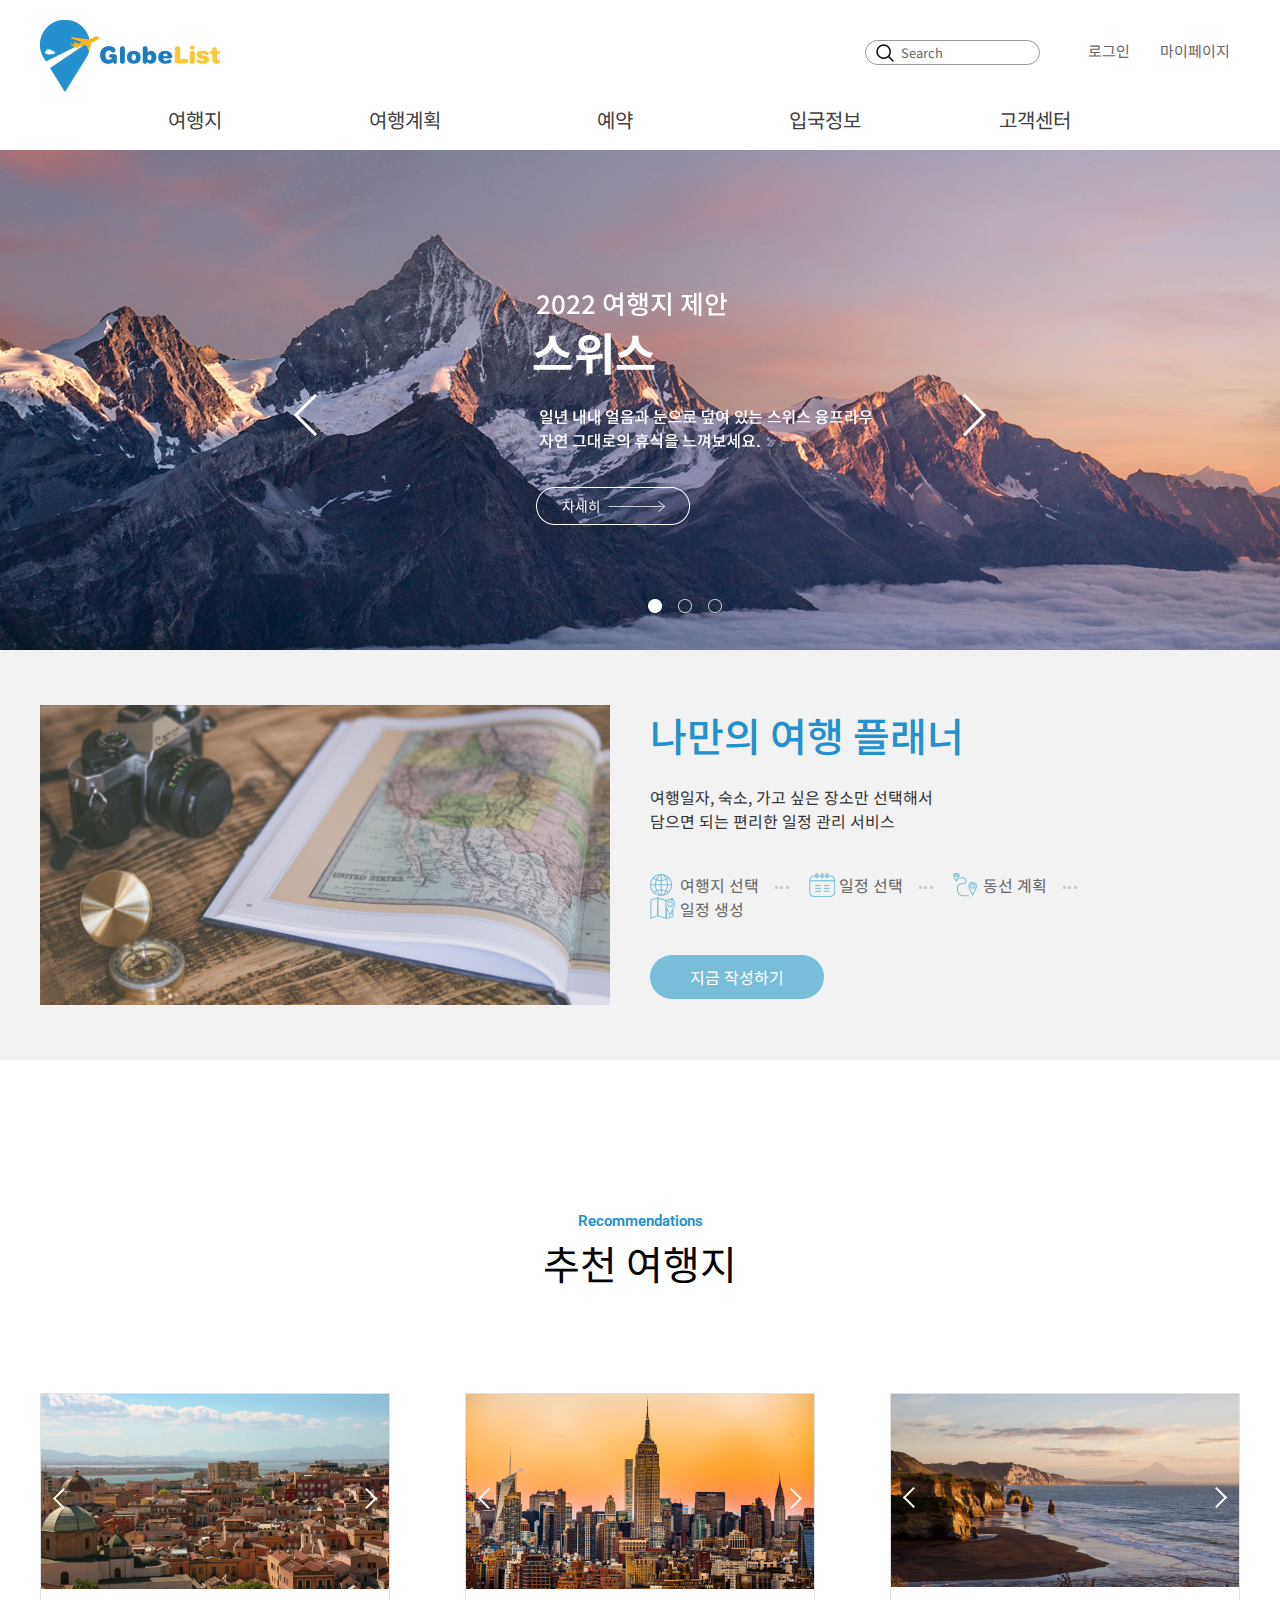
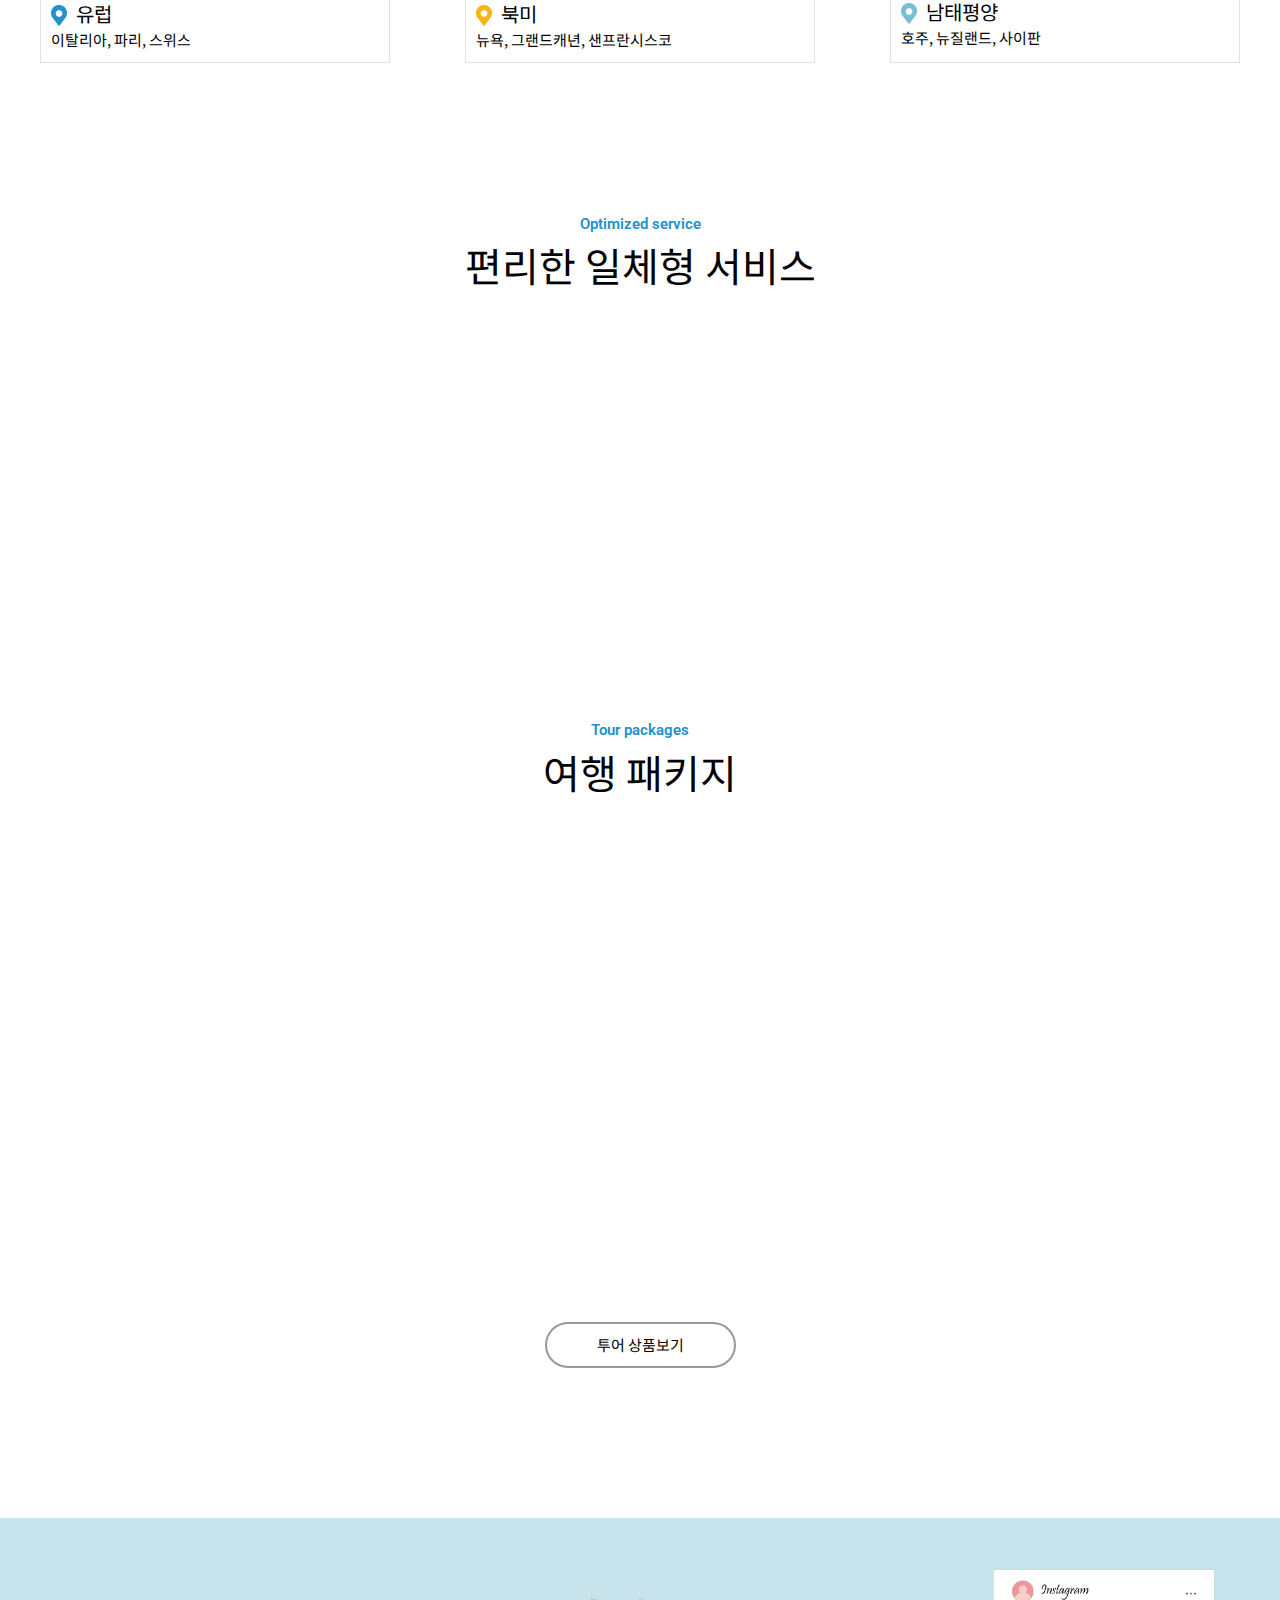
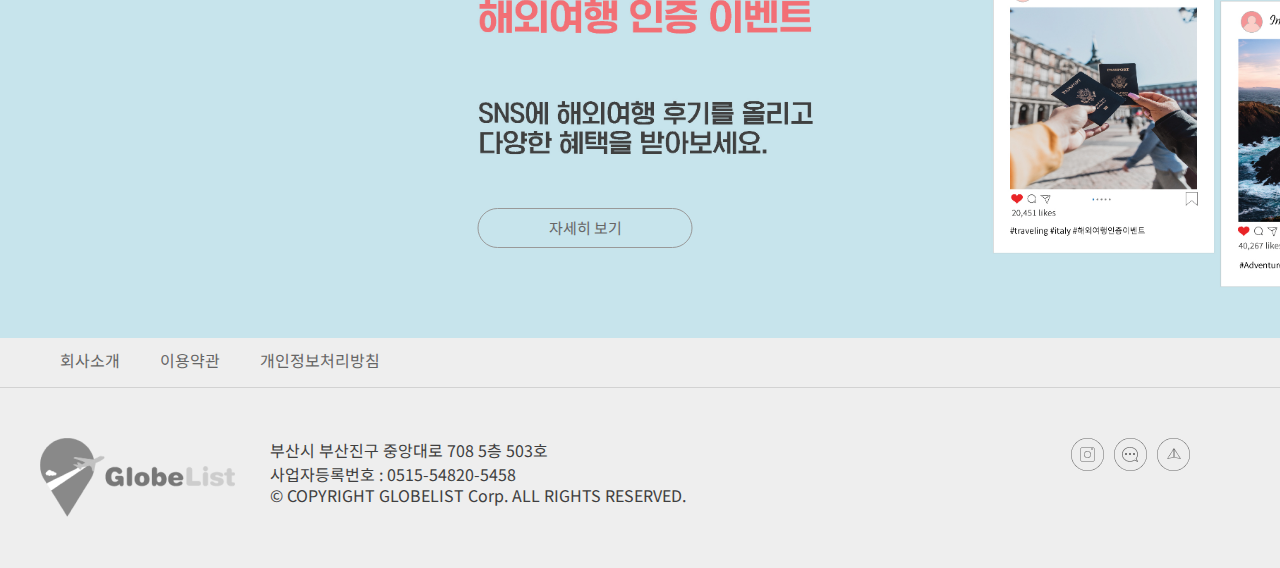
<file: index.html>
<!DOCTYPE html>
<html lang="en">

<head>
    <meta charset="UTF-8">
    <meta http-equiv="X-UA-Compatible" content="IE=edge">
    <meta name="viewport" content="width=device-width, initial-scale=1.0">
    <!--open graph-->
    <meta property="og:site_name" content="Globelist">
    <meta property="og:url" content="https://minyeokang.github.io/globelist/">
    <meta property="og:type" content="website">
    <meta property="og:title" content="Globelist">
    <meta property="og:description" content="글로브리스트에서 나만의 특별한 여행을 계획해보세요.">

    <!--favicon-->
    <link rel="shortcut icon" href="favicon.ico">
    <title>Globelist</title>
    <!--font-->
    <link
        href="https://fonts.googleapis.com/css2?family=Noto+Sans+KR:wght@300;400;500;700&family=Roboto:wght@300;400;500;700&display=swap"
        rel="stylesheet">
    <!--css-->
    <link rel="stylesheet" href="css/common.css" type="text/css">
    <link rel="stylesheet" href="css/slick.css" type="text/css">
    <link rel="stylesheet" href="css/ani.css" type="text/css">
    <link rel="stylesheet" href="css/main.css" type="text/css">


    <!--js-->
    <script src="js/jquery-3.6.0.min.js"></script>
    <script src="js/slick.min.js"></script>
    <script src="js/common.js"></script>
</head>

<body>
    <div id="wrap">
        <!--search-->
        <div class="modal">
            <div class="modal_inner">
                <input type="text" placeholder="도시, 국가, 키워드로 검색">
                <button>x</button>

            </div>
        </div>
        <!--login-->
        <div class="login">
            <div class="login_inner">
                <h3>Login</h3>
                <button class="close_login">X</button>
                <label for="input_id">Email&nbsp; :&nbsp;&nbsp;</label>
                <input id="input_id" type="text">
                <br><br>
                <label for="input_pw">Password&nbsp; :&nbsp;&nbsp;</label>
                <input id="input_pw" type="password"><br>
                <div class="login_btn"><a href="#">로그인</a></div>
                <h4>아직 회원이 아니신가요?</h4>
                <div class="join_btn"><a href="#">Join</a></div>
            </div>
        </div>

        <div class="join">
            <div class="join_inner">
                <h3>Join</h3>
                <button class="close_login">X</button>
                <label for="input_name">Name&nbsp; :&nbsp;&nbsp;</label>
                <input id="input_name" type="text">
                <br><br>
                <label for="input_email">Email&nbsp; :&nbsp;&nbsp;</label>
                <input id="input_email" type="text">
                <br><br>
                <label for="input_pnumber">Password&nbsp; :&nbsp;&nbsp;</label>
                <input id="input_pnumber" type="password">
                <input id="input_join" type="submit" value="회원가입">

            </div>
        </div>

        <header id="header" class="inner clearfix">
            <h1><a href="#">
                    <img src="images/common/main_logo.png" alt="Globelist">
                </a></h1>
            <div class="sch">
                <p>Search</p>
            </div>
            <ul class="util">
                <li><a href="#">로그인</a></li>
                <li><a href="sub/mypage.html">마이페이지</a></li>
            </ul>
            <nav>
                <ul class="gnb">
                    <li><a href="sub/travel.html">여행지</a>
                        <ul class="submenu">
                            <li><a href="sub/travel.html">인기 여행지</a></li>
                            <li><a href="#">인기 루트</a></li>
                        </ul>
                    </li>
                    <li><a href="sub/swiss.html">여행계획</a>
                        <ul class="submenu">
                            <li><a href="sub/swiss.html">관광 정보</a></li>
                            <li><a href="#">마이플래너</a></li>
                        </ul>
                    </li>
                    <li><a href="sub/reserve.html">예약</a>
                        <ul class="submenu">
                            <li><a href="sub/reserve.html">비행기</a></li>
                            <li><a href="#">숙소</a></li>
                            <li><a href="#">투어</a></li>
                        </ul>
                    </li>
                    <li><a href="sub/info.html">입국정보</a>
                        <ul class="submenu">
                            <li><a href="sub/info.html">자가격리규정</a></li>
                            <li><a href="#">여행가능지역</a></li>
                        </ul>
                    </li>
                    <li><a href="sub/board.html">고객센터</a>
                        <ul class="submenu">
                            <li><a href="sub/board.html">커뮤니티</a></li>
                            <li><a href="sub/board.html">자주찾는 질문</a></li>
                        </ul>
                    </li>
                </ul>
            </nav>
            <div class="nav_bg"></div>
        </header>
        <!--header end-->

        <section id="mb">
            <ul class="banner">
                <li class="mb1">
                    <img src="images/main/swiss.jpg" alt="스위스">
                </li>
                <li class="mb2">
                    <img src="images/main/croatia.jpg" alt="크로아티아">
                </li>
                <li class="mb3">
                    <img src="images/main/island.jpg" alt="아일랜드">
                </li>
            </ul>
        </section>
        <!--mb end-->

        <section id="planner">
            <div class="inner clearfix">
                <img src="images/main/planner.jpg" alt="플래너사진">
                <div class="plantxt">
                    <h2>나만의 여행 플래너</h2>
                    <p>여행일자, 숙소, 가고 싶은 장소만 선택해서<br>담으면 되는 편리한 일정 관리 서비스</p>
                    <ul>
                        <li>여행지 선택</li>
                        <li>일정 선택</li>
                        <li>동선 계획</li>
                        <li>일정 생성</li>
                    </ul>

                    <a href="#" class="more">지금 작성하기</a>

                </div>

            </div>
        </section>
        <!--planner end-->
        <div id="contents">
            <p class="sub_title">Recommendations</p>
            <h3>추천 여행지</h3>
            <section id="city" class="inner clearfix">


                <div class="city_1">
                    <ul class="europe">
                        <li>
                            <img src="images/main/europe_italy.jpg" alt="이탈리아">
                        </li>
                        <li>
                            <img src="images/main/europe_paris.jpg" alt="파리">
                        </li>
                        <li>
                            <img src="images/main/europe_swiss.jpg" alt="스위스">
                        </li>
                    </ul>
                    <div class="text">
                        <h3><a href="#">유럽</a></h3>
                        <p><a href="#">이탈리아, 파리, 스위스</a></p>
                    </div>
                </div>
                <div class="city_2">
                    <ul class="america">
                        <li>
                            <img src="images/main/na_newyork.jpg" alt="뉴욕">
                        </li>
                        <li>
                            <img src="images/main/na_canyon.jpg" alt="캐년">
                        </li>
                        <li>
                            <img src="images/main/na_sanfran.jpg" alt="샌프란시스코">
                        </li>
                    </ul>
                    <div class="text">
                        <h3><a href="#">북미</a></h3>
                        <p><a href="#">뉴욕, 그랜드캐년, 샌프란시스코</a></p>
                    </div>

                </div>
                <div class="city_3">
                    <ul class="pacific">
                        <li>
                            <img src="images/main/sp_nz.jpg" alt="호주">
                        </li>
                        <li>
                            <img src="images/main/sp_nz2.jpg" alt="뉴질랜드">
                        </li>
                        <li>
                            <img src="images/main/sp_nz3.jpg" alt="사이판">
                        </li>

                    </ul>
                    <div class="text">
                        <h3><a href="#">남태평양</a></h3>
                        <p><a href="#">호주, 뉴질랜드, 사이판</a></p>
                    </div>

                </div>


            </section>
            <!--city end-->

            <section id="service" class="inner clearfix">
                <p class="sub_title">Optimized service</p>
                <h3>편리한 일체형 서비스</h3>
                <ul>
                    <li class="ani_stop ani-start-fadeUp"><a href="sub/info.html">입국정보확인</a></li>
                    <li class="ani_stop ani-start-fadeUp ani-delay-04"><a href="sub/reserve.html">항공권예약</a></li>
                    <li class="ani_stop ani-start-fadeUp ani-delay-07"><a href="#">숙소예약</a></li>
                    <li class="ani_stop ani-start-fadeUp ani-delay-10"><a href="#">일정관리</a></li>
                </ul>
            </section>
            <!--service end-->

            <section id="packages" class="clearfix">
                <p class="sub_title">Tour packages</p>
                <h3>여행 패키지</h3>
                <div class="inner">
                    <div class="box ">
                        <div class="turkey ani_stop ani-start-fadeUp">
                            <img src="images/main/activity1.jpg" alt="터키">
                            <a href="#" class="play">play</a>
                        </div>
                        <div class="canyon ani_stop ani-start-fadeUp">
                            <img src="images/main/activity2.jpg" alt="캐년">
                            <a href="#" class="play">play</a>
                        </div>
                    </div>

                    <a href="#" class=more>투어 상품보기</a>

                </div>

            </section>
            <!--packages end-->

        </div>
        <!--contents end-->

        <section id="footer_banner">
            <a href="#">
                <img src="images/main/footer.jpg" alt="해외여행 인증 이벤트"></a>
            <a href="#" class="more">자세히 보기</a>
        </section>
        <!--footer_banner end-->

        <footer id="footer">
            <div class="footer_line">
                <div class="inner">
                    <ul class="company">
                        <li><a href="#">회사소개</a></li>
                        <li><a href="#">이용약관</a></li>
                        <li><a href="#">개인정보처리방침</a></li>
                    </ul>
                </div>
            </div>

            <div class="inner">

                <h3><a href="#"><img src="images/common/footer_logo.png" alt="Globelist"></a></h3>

                <address>부산시 부산진구 중앙대로 708 5층 503호<br>
                    사업자등록번호 : 0515-54820-5458
                </address>
                <p class="copy">&copy; COPYRIGHT GLOBELIST Corp. ALL RIGHTS RESERVED.</p>
                <ul class="sns">
                    <li><a href="#"><img src="images/common/sns_insta.png" alt="insta"></a></li>
                    <li><a href="#"><img src="images/common/sns_chat.png" alt="kakaotalk"></a></li>
                    <li><a href="#"><img src="images/common/sns_mail.png" alt="mail"></a></li>
                </ul>
            </div>
        </footer>
        <!--footer end-->
        <a href="#" id="gotop"><img src="images/common/btn_gotop.png" alt="위로"></a>
    </div>
    <!--wrap end-->
</body>

</html>
</file>
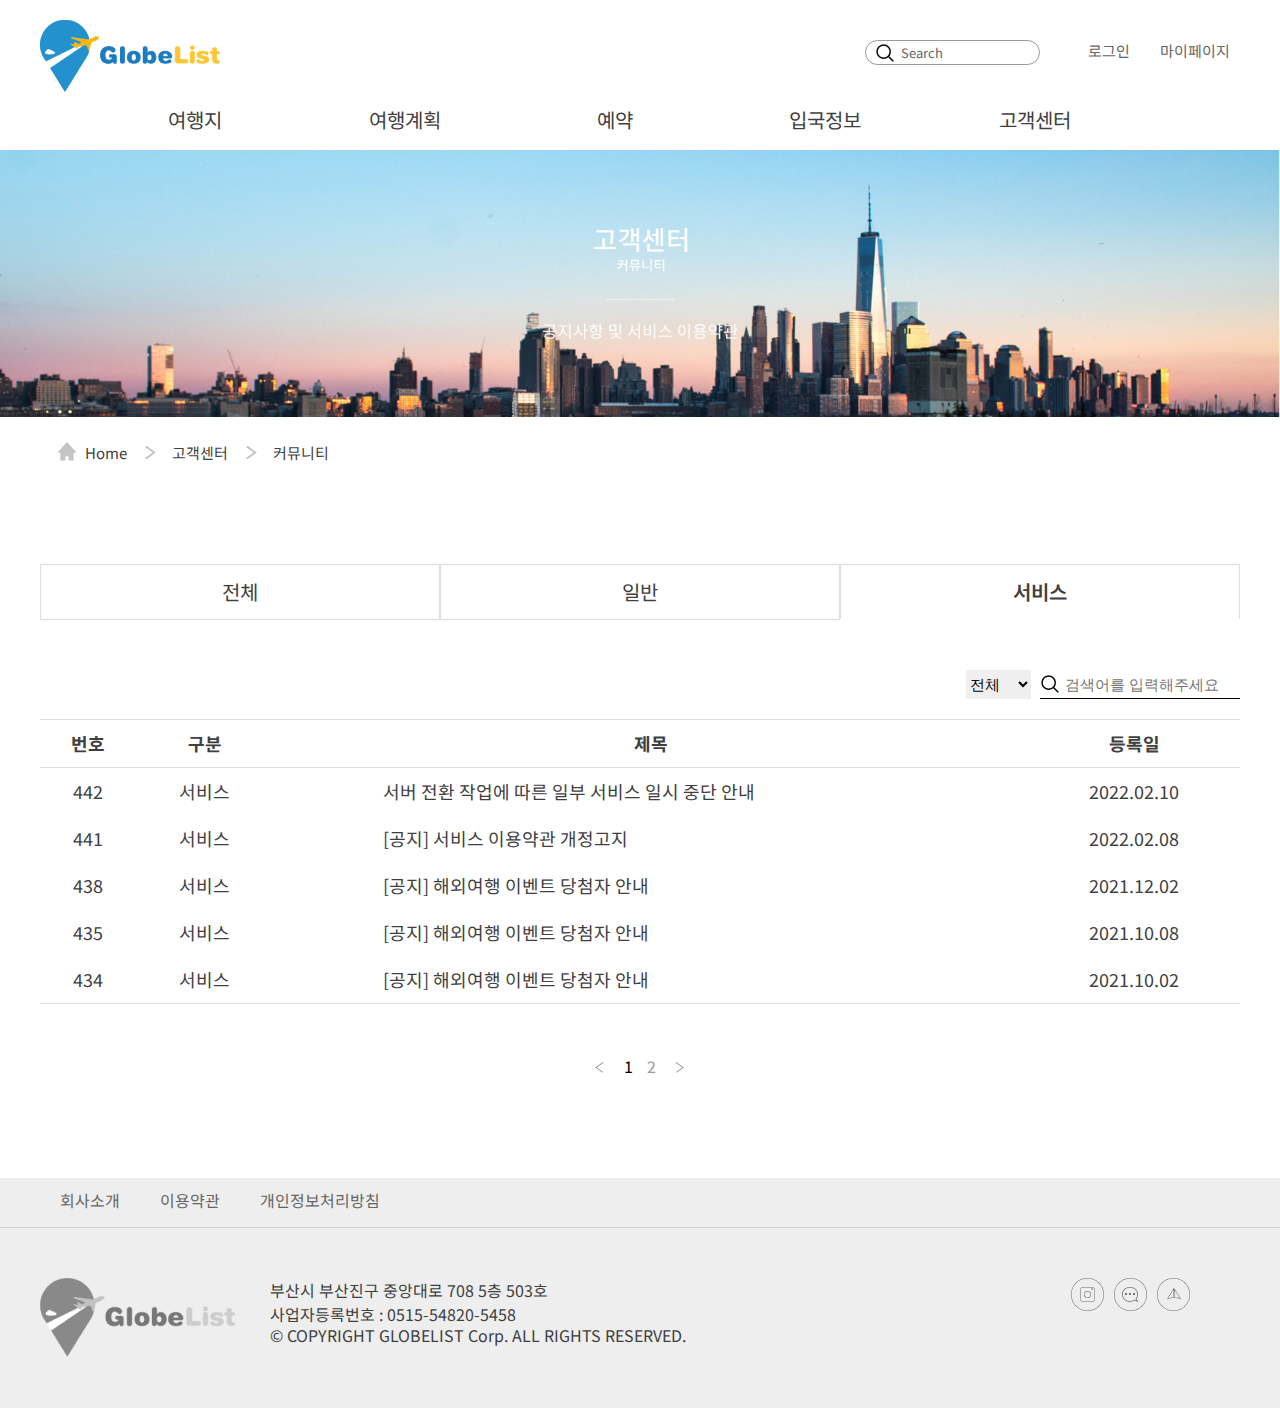
<file: sub/board-1.html>
<!DOCTYPE html>
<html lang="en">

<head>
    <meta charset="UTF-8">
    <meta http-equiv="X-UA-Compatible" content="IE=edge">
    <meta name="viewport" content="width=device-width, initial-scale=1.0">
    <!--og(open graph)-->
    <meta property="og:site_name" content="Globelist">
    <meta property="og:url" content="https://www.globelist.com">
    <meta property="og:type" content="website">
    <meta property="og:title" content="globelist">
    <meta property="og:description" content="글로브리스트에서 나만의 특별한 여행을 계획해보세요.">
    <meta property="og:image" content="images/og_image.jpg">

    <!--favicon-->
    <link rel="shortcut icon" href="../favicon.ico">
    <title>Globelist</title>
    <!--font-->
    <link
        href="https://fonts.googleapis.com/css2?family=Noto+Sans+KR:wght@300;400;500;700&family=Roboto:wght@300;400;500;700&display=swap"
        rel="stylesheet">
    <!--css-->
    <link rel="stylesheet" href="../css/common.css" type="text/css">
    <link rel="stylesheet" href="../css/slick.css" type="text/css">
    <link rel="stylesheet" href="../css/ani.css" type="text/css">
    <link rel="stylesheet" href="../css/sub.css" type="text/css">
    <!--js-->
    <script src="../js/jquery-3.6.0.min.js"></script>
    <script src="../js/slick.min.js"></script>
    <script src="../js/common.js"></script>
</head>

<body>
    <div id="wrap">
        <div class="modal">
            <div class="modal_inner">
                <input type="text" placeholder="도시, 국가, 키워드로 검색">
                <button>x</button>
            </div>
        </div>
        <div class="login">
            <div class="login_inner">
                <h3>Login</h3>
                <button class="close_login">X</button>
                <label for="input_id">Email&nbsp; :&nbsp;&nbsp;</label>
                <input id="input_id" type="text"> 
                <br><br>
                <label for="input_pw">Password&nbsp; :&nbsp;&nbsp;</label>
                <input id="input_pw" type="password"><br>
                <div class="login_btn"><a href="#">로그인</a></div>
                <h4>아직 회원이 아니신가요?</h4>
                <div class="join_btn"><a href="#">Join</a></div>
            </div>
        </div>

        <div class="join">
            <div class="join_inner">
                <h3>Join</h3>
                <button class="close_login">X</button>
                <label for="input_name">Name&nbsp; :&nbsp;&nbsp;</label>
                <input id="input_name" type="text">
                <br><br>
                <label for="input_email">Email&nbsp; :&nbsp;&nbsp;</label>
                <input id="input_email" type="text">
                <br><br>
                <label for="input_pnumber">Password&nbsp; :&nbsp;&nbsp;</label>
                <input id="input_pnumber" type="password" >
                <input id="input_join" type="submit" value="회원가입">
                
            </div>
        </div>
        <header id="header" class="inner">
            <h1><a href="../index.html">
                    <img src="../images/common/main_logo.png" alt="Globelist">
                </a></h1>
            <div class="sch">
                <p>Search</p>
            </div>
            <ul class="util">
                <li><a href="#">로그인</a></li>
                <li><a href="mypage.html">마이페이지</a></li>
            </ul>
            <nav>
                <ul class="gnb">
                    <li><a href="travel.html">여행지</a>
                        <ul class="submenu">
                            <li><a href="travel.html">인기 여행지</a></li>
                            <li><a href="#">인기 루트</a></li>
                        </ul>
                    </li>
                    <li><a href="swiss.html">여행계획</a>
                        <ul class="submenu">
                            <li><a href="swiss.html">관광 정보</a></li>
                            <li><a href="#">마이플래너</a></li>
                        </ul>
                    </li>
                    <li><a href="reserve.html">예약</a>
                        <ul class="submenu">
                            <li><a href="reserve.html">비행기</a></li>
                            <li><a href="#">숙소</a></li>
                            <li><a href="#">투어</a></li>
                        </ul>
                    </li>
                    <li><a href="info.html">입국정보</a>
                        <ul class="submenu">
                            <li><a href="info.html">자가격리규정</a></li>
                            <li><a href="#">여행가능지역</a></li>
                        </ul>
                    </li>
                    <li><a href="board.html">고객센터</a>
                        <ul class="submenu">
                            <li><a href="board.html">커뮤니티</a></li>
                            <li><a href="#">자주찾는 질문</a></li>
                        </ul>
                    </li>
                </ul>
            </nav>
            <div class="nav_bg"></div>
        </header>
        <!--header end-->

        <section id="res_sb">
            <img src="../images/sub2/board_sb.jpg" alt="고객센터">
        </section>

        <section class="breadcrumbs inner clearfix">
            <ul>
                <li><a href="../index.html">Home</a></li>
                <li><a href="board.html">고객센터</a></li>
                <li><a href="board.html">커뮤니티</a></li>

            </ul>
        </section>

        <section id="contents" class="inner">


            <ul class="board_menu clearfix">
                <li><a href="board.html">전체</a></li>
                <li><a href="board-2.html">일반</a></li>
                <li class="addon"><a href="board-1.html">서비스</a></li>
            </ul>

            <form class="board_form">
                <fieldset>
                    <legend></legend>
                    <select value="구분">
                        <option>전체</option>
                        <option>일반</option>
                        <option>서비스</option>
                    </select>
                    <input type="submit" value="검색"><input type="text" placeholder="검색어를 입력해주세요">
                </fieldset>
            </form>

            <table>
                <tr>
                    <th>번호</th>
                    <th>구분</th>
                    <th>제목</th>
                    <th>등록일</th>
                </tr>
                
                <tr>
                    <td>442</td>
                    <td>서비스</td>
                    <td><a href="#">서버 전환 작업에 따른 일부 서비스 일시 중단 안내</a> </td>
                    <td>2022.02.10</td>
                </tr>
                <tr>
                    <td>441</td>
                    <td>서비스</td>
                    <td><a href="#">[공지] 서비스 이용약관 개정고지</a> </td>
                    <td>2022.02.08</td>
                </tr>
                
            
                <tr>
                    <td>438</td>
                    <td>서비스</td>
                    <td><a href="#"> [공지] 해외여행 이벤트 당첨자 안내</a></td>
                    <td>2021.12.02</td>
                </tr>
               
                <tr>
                    <td>435</td>
                    <td>서비스</td>
                    <td><a href="#"> [공지] 해외여행 이벤트 당첨자 안내</a></td>
                    <td>2021.10.08</td>
                </tr>
                <tr class="last_tr">
                    <td>434</td>
                    <td>서비스</td>
                    <td><a href="#"> [공지] 해외여행 이벤트 당첨자 안내</a></td>
                    <td>2021.10.02</td>
                </tr>
               
            
            </table>
            <div class="pagebox">
                <ul class="page">
                    <li><a href="#">처음페이지</a></li>
                    <li><a href="#">1</a></li>
                    <li><a href="#">2</a></li>
                    <li><a href="#">다음페이지</a></li>
                </ul>
            </div>


        </section>


        <footer id="footer">
            <div class="footer_line">
                <div class="inner">
                    <ul class="company">
                        <li><a href="#">회사소개</a></li>
                        <li><a href="#">이용약관</a></li>
                        <li><a href="#">개인정보처리방침</a></li>
                    </ul>
                </div>
            </div>

            <div class="inner">

                <h3><img src="../images/common/footer_logo.png" alt="Globelist"></h3>

                <address>부산시 부산진구 중앙대로 708 5층 503호<br>
                    사업자등록번호 : 0515-54820-5458
                </address>
                <p class="copy">&copy; COPYRIGHT GLOBELIST Corp. ALL RIGHTS RESERVED.</p>
                <ul class="sns">
                    <li><a href="#"><img src="../images/common/sns_insta.png" alt="insta"></a></li>
                    <li><a href="#"><img src="../images/common/sns_chat.png" alt="kakaotalk"></a></li>
                    <li><a href="#"><img src="../images/common/sns_mail.png" alt="mail"></a></li>
                </ul>
            </div>
        </footer>
        <!--footer end-->
        <a href="#" id="gotop"><img src="../images/common/btn_gotop.png" alt="위로"></a>
    </div>
</body>

</html>
</file>
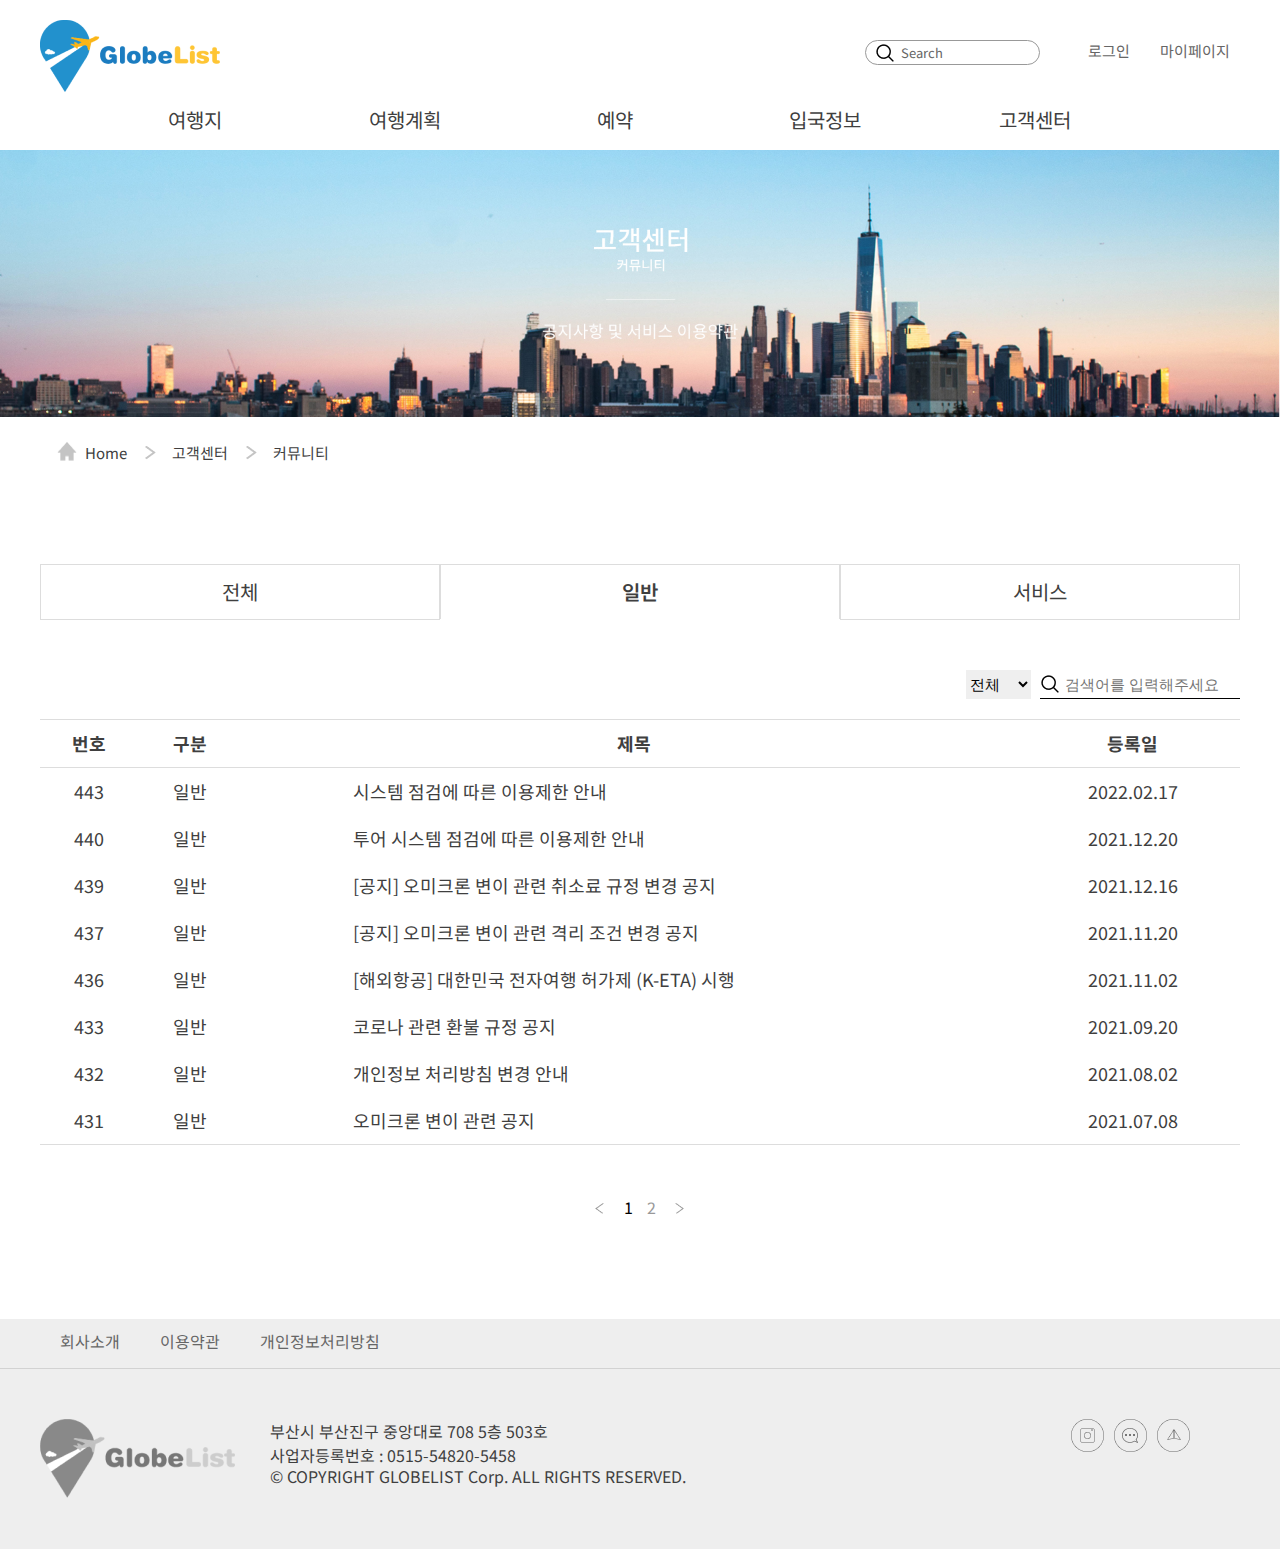
<file: sub/board-2.html>
<!DOCTYPE html>
<html lang="en">

<head>
    <meta charset="UTF-8">
    <meta http-equiv="X-UA-Compatible" content="IE=edge">
    <meta name="viewport" content="width=device-width, initial-scale=1.0">
    <!--og(open graph)-->
    <meta property="og:site_name" content="Globelist">
    <meta property="og:url" content="https://www.globelist.com">
    <meta property="og:type" content="website">
    <meta property="og:title" content="globelist">
    <meta property="og:description" content="글로브리스트에서 나만의 특별한 여행을 계획해보세요.">
    <meta property="og:image" content="images/og_image.jpg">

    <!--favicon-->
    <link rel="shortcut icon" href="../favicon.ico">
    <title>Globelist</title>
    <!--font-->
    <link
        href="https://fonts.googleapis.com/css2?family=Noto+Sans+KR:wght@300;400;500;700&family=Roboto:wght@300;400;500;700&display=swap"
        rel="stylesheet">
    <!--css-->
    <link rel="stylesheet" href="../css/common.css" type="text/css">
    <link rel="stylesheet" href="../css/slick.css" type="text/css">
    <link rel="stylesheet" href="../css/ani.css" type="text/css">
    <link rel="stylesheet" href="../css/sub.css" type="text/css">
    <!--js-->
    <script src="../js/jquery-3.6.0.min.js"></script>
    <script src="../js/slick.min.js"></script>
    <script src="../js/common.js"></script>
</head>

<body>
    <div id="wrap">
        <div class="modal">
            <div class="modal_inner">
                <input type="text" placeholder="도시, 국가, 키워드로 검색">
                <button>x</button>
            </div>
        </div>
        <div class="login">
            <div class="login_inner">
                <h3>Login</h3>
                <button class="close_login">X</button>
                <label for="input_id">Email&nbsp; :&nbsp;&nbsp;</label>
                <input id="input_id" type="text"> 
                <br><br>
                <label for="input_pw">Password&nbsp; :&nbsp;&nbsp;</label>
                <input id="input_pw" type="password"><br>
                <div class="login_btn"><a href="#">로그인</a></div>
                <h4>아직 회원이 아니신가요?</h4>
                <div class="join_btn"><a href="#">Join</a></div>
            </div>
        </div>

        <div class="join">
            <div class="join_inner">
                <h3>Join</h3>
                <button class="close_login">X</button>
                <label for="input_name">Name&nbsp; :&nbsp;&nbsp;</label>
                <input id="input_name" type="text">
                <br><br>
                <label for="input_email">Email&nbsp; :&nbsp;&nbsp;</label>
                <input id="input_email" type="text">
                <br><br>
                <label for="input_pnumber">Password&nbsp; :&nbsp;&nbsp;</label>
                <input id="input_pnumber" type="password" >
                <input id="input_join" type="submit" value="회원가입">
                
            </div>
        </div>
        <header id="header" class="inner">
            <h1><a href="../index.html">
                    <img src="../images/common/main_logo.png" alt="Globelist">
                </a></h1>
            <div class="sch">
                <p>Search</p>
            </div>
            <ul class="util">
                <li><a href="#">로그인</a></li>
                <li><a href="mypage.html">마이페이지</a></li>
            </ul>
            <nav>
                <ul class="gnb">
                    <li><a href="travel.html">여행지</a>
                        <ul class="submenu">
                            <li><a href="travel.html">인기 여행지</a></li>
                            <li><a href="#">인기 루트</a></li>
                        </ul>
                    </li>
                    <li><a href="swiss.html">여행계획</a>
                        <ul class="submenu">
                            <li><a href="swiss.html">관광 정보</a></li>
                            <li><a href="#">마이플래너</a></li>
                        </ul>
                    </li>
                    <li><a href="reserve.html">예약</a>
                        <ul class="submenu">
                            <li><a href="reserve.html">비행기</a></li>
                            <li><a href="#">숙소</a></li>
                            <li><a href="#">투어</a></li>
                        </ul>
                    </li>
                    <li><a href="info.html">입국정보</a>
                        <ul class="submenu">
                            <li><a href="info.html">자가격리규정</a></li>
                            <li><a href="#">여행가능지역</a></li>
                        </ul>
                    </li>
                    <li><a href="board.html">고객센터</a>
                        <ul class="submenu">
                            <li><a href="board.html">커뮤니티</a></li>
                            <li><a href="#">자주찾는 질문</a></li>
                        </ul>
                    </li>
                </ul>
            </nav>
            <div class="nav_bg"></div>
        </header>
        <!--header end-->

        <section id="res_sb">
            <img src="../images/sub2/board_sb.jpg" alt="고객센터">
        </section>

        <section class="breadcrumbs inner clearfix">
            <ul>
                <li><a href="../index.html">Home</a></li>
                <li><a href="board.html">고객센터</a></li>
                <li><a href="board.html">커뮤니티</a></li>

            </ul>
        </section>

        <section id="contents" class="inner">


            <ul class="board_menu clearfix">
                <li><a href="board.html">전체</a></li>
                <li class="addon"><a href="board-2.html">일반</a></li>
                <li><a href="board-1.html">서비스</a></li>
            </ul>

            <form class="board_form">
                <fieldset>
                    <legend></legend>
                    <select value="구분">
                        <option>전체</option>
                        <option>일반</option>
                        <option>서비스</option>
                    </select>
                    <input type="submit" value="검색"><input type="text" placeholder="검색어를 입력해주세요">
                </fieldset>
            </form>

            <table>
                <tr>
                    <th>번호</th>
                    <th>구분</th>
                    <th>제목</th>
                    <th>등록일</th>
                </tr>
                <tr>
                    <td>443</td>
                    <td>일반</td>
                    <td><a href="#">시스템 점검에 따른 이용제한 안내</a></td>
                    <td>2022.02.17</td>
                </tr>
                <tr>
                    <td>440</td>
                    <td>일반</td>
                    <td><a href="#"> 투어 시스템 점검에 따른 이용제한 안내</a></td>
                    <td>2021.12.20</td>
                </tr>
                <tr>
                    <td>439</td>
                    <td>일반</td>
                    <td><a href="#"> [공지] 오미크론 변이 관련 취소료 규정 변경 공지</a></td>
                    <td>2021.12.16</td>
                </tr>
                
                <tr>
                    <td>437</td>
                    <td>일반</td>
                    <td><a href="#"> [공지] 오미크론 변이 관련 격리 조건 변경 공지</a></td>
                    <td>2021.11.20</td>
                </tr>
                <tr>
                    <td>436</td>
                    <td>일반</td>
                    <td><a href="#"> [해외항공] 대한민국 전자여행 허가제 (K-ETA) 시행</a></td>
                    <td>2021.11.02</td>
                </tr>
                <tr>
                    <td>433</td>
                    <td>일반</td>
                    <td><a href="#"> 코로나 관련 환불 규정 공지</a></td>
                    <td>2021.09.20</td>
                </tr>
                <tr>
                    <td>432</td>
                    <td>일반</td>
                    <td><a href="#"> 개인정보 처리방침 변경 안내</a></td>
                    <td>2021.08.02</td>
                </tr>
                <tr class="last_tr">
                    <td>431</td>
                    <td>일반</td>
                    <td><a href="#"> 오미크론 변이 관련 공지</a></td>
                    <td>2021.07.08</td>
                </tr>
            </table>
            <div class="pagebox">
                <ul class="page">
                    <li><a href="#">처음페이지</a></li>
                    <li><a href="#">1</a></li>
                    <li><a href="#">2</a></li>
                    <li><a href="#">다음페이지</a></li>
                </ul>
            </div>


        </section>


        <footer id="footer">
            <div class="footer_line">
                <div class="inner">
                    <ul class="company">
                        <li><a href="#">회사소개</a></li>
                        <li><a href="#">이용약관</a></li>
                        <li><a href="#">개인정보처리방침</a></li>
                    </ul>
                </div>
            </div>

            <div class="inner">

                <h3><img src="../images/common/footer_logo.png" alt="Globelist"></h3>

                <address>부산시 부산진구 중앙대로 708 5층 503호<br>
                    사업자등록번호 : 0515-54820-5458
                </address>
                <p class="copy">&copy; COPYRIGHT GLOBELIST Corp. ALL RIGHTS RESERVED.</p>
                <ul class="sns">
                    <li><a href="#"><img src="../images/common/sns_insta.png" alt="insta"></a></li>
                    <li><a href="#"><img src="../images/common/sns_chat.png" alt="kakaotalk"></a></li>
                    <li><a href="#"><img src="../images/common/sns_mail.png" alt="mail"></a></li>
                </ul>
            </div>
        </footer>
        <!--footer end-->
        <a href="#" id="gotop"><img src="../images/common/btn_gotop.png" alt="위로"></a>
    </div>
</body>

</html>
</file>
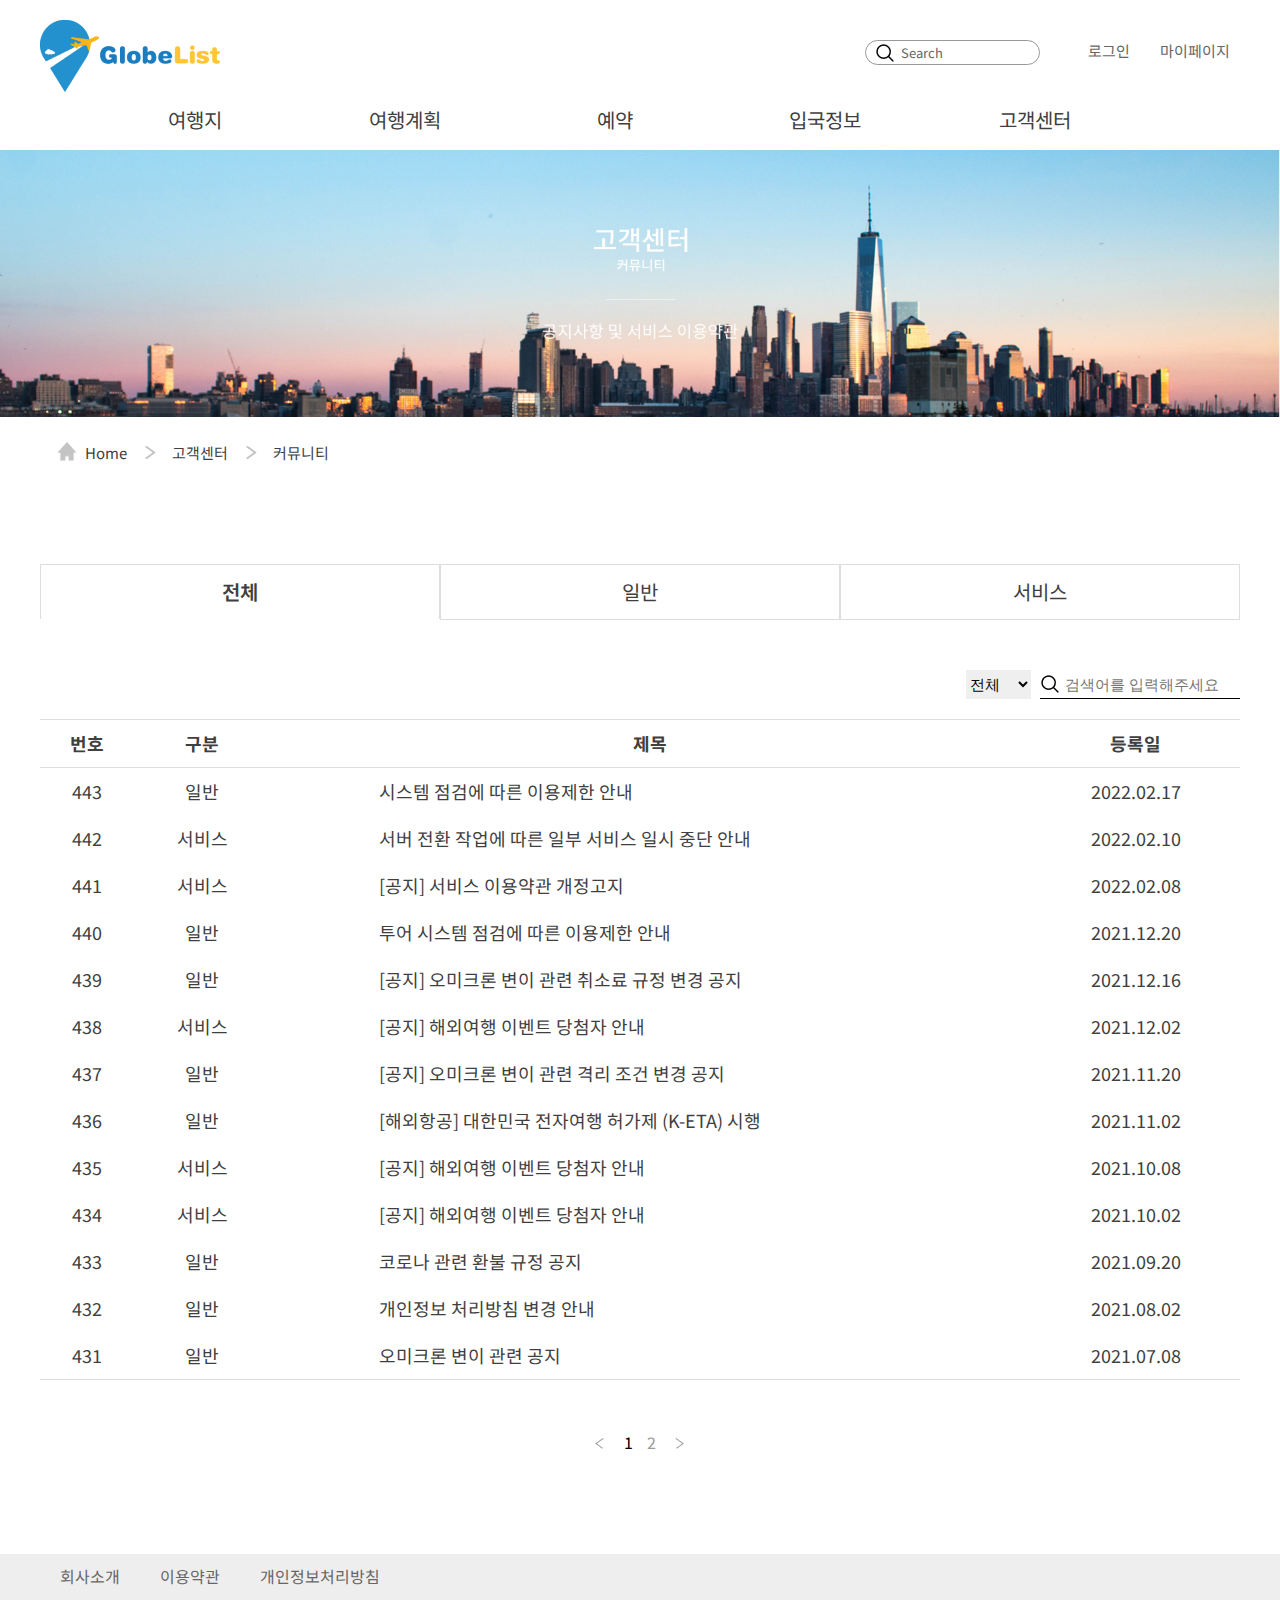
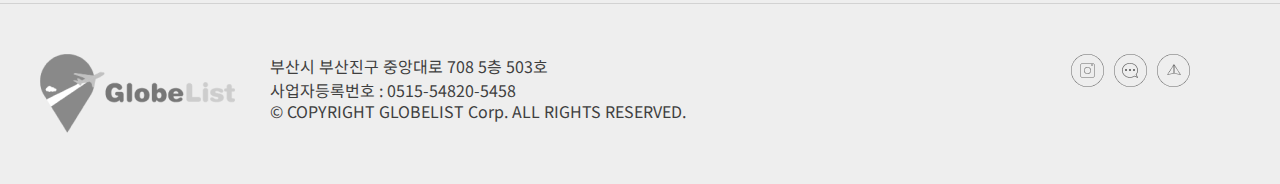
<file: sub/board.html>
<!DOCTYPE html>
<html lang="en">

<head>
    <meta charset="UTF-8">
    <meta http-equiv="X-UA-Compatible" content="IE=edge">
    <meta name="viewport" content="width=device-width, initial-scale=1.0">
    <!--og(open graph)-->
    <meta property="og:site_name" content="Globelist">
    <meta property="og:url" content="https://www.globelist.com">
    <meta property="og:type" content="website">
    <meta property="og:title" content="globelist">
    <meta property="og:description" content="글로브리스트에서 나만의 특별한 여행을 계획해보세요.">
    <meta property="og:image" content="images/og_image.jpg">

    <!--favicon-->
    <link rel="shortcut icon" href="../favicon.ico">
    <title>Globelist</title>
    <!--font-->
    <link
        href="https://fonts.googleapis.com/css2?family=Noto+Sans+KR:wght@300;400;500;700&family=Roboto:wght@300;400;500;700&display=swap"
        rel="stylesheet">
    <!--css-->
    <link rel="stylesheet" href="../css/common.css" type="text/css">
    <link rel="stylesheet" href="../css/slick.css" type="text/css">
    <link rel="stylesheet" href="../css/ani.css" type="text/css">
    <link rel="stylesheet" href="../css/sub.css" type="text/css">
    <!--js-->
    <script src="../js/jquery-3.6.0.min.js"></script>
    <script src="../js/slick.min.js"></script>
    <script src="../js/common.js"></script>
</head>

<body>
    <div id="wrap">
        <div class="modal">
            <div class="modal_inner">
                <input type="text" placeholder="도시, 국가, 키워드로 검색">
                <button>x</button>
            </div>
        </div>
        <div class="login">
            <div class="login_inner">
                <h3>Login</h3>
                <button class="close_login">X</button>
                <label for="input_id">Email&nbsp; :&nbsp;&nbsp;</label>
                <input id="input_id" type="text"> 
                <br><br>
                <label for="input_pw">Password&nbsp; :&nbsp;&nbsp;</label>
                <input id="input_pw" type="password"><br>
                <div class="login_btn"><a href="#">로그인</a></div>
                <h4>아직 회원이 아니신가요?</h4>
                <div class="join_btn"><a href="#">Join</a></div>
            </div>
        </div>

        <div class="join">
            <div class="join_inner">
                <h3>Join</h3>
                <button class="close_login">X</button>
                <label for="input_name">Name&nbsp; :&nbsp;&nbsp;</label>
                <input id="input_name" type="text">
                <br><br>
                <label for="input_email">Email&nbsp; :&nbsp;&nbsp;</label>
                <input id="input_email" type="text">
                <br><br>
                <label for="input_pnumber">Password&nbsp; :&nbsp;&nbsp;</label>
                <input id="input_pnumber" type="password" >
                <input id="input_join" type="submit" value="회원가입">
                
            </div>
        </div>
        <header id="header" class="inner">
            <h1><a href="../index.html">
                    <img src="../images/common/main_logo.png" alt="Globelist">
                </a></h1>
            <div class="sch">
                <p>Search</p>
            </div>
            <ul class="util">
                <li><a href="#">로그인</a></li>
                <li><a href="mypage.html">마이페이지</a></li>
            </ul>
            <nav>
                <ul class="gnb">
                    <li><a href="travel.html">여행지</a>
                        <ul class="submenu">
                            <li><a href="travel.html">인기 여행지</a></li>
                            <li><a href="#">인기 루트</a></li>
                        </ul>
                    </li>
                    <li><a href="swiss.html">여행계획</a>
                        <ul class="submenu">
                            <li><a href="swiss.html">관광 정보</a></li>
                            <li><a href="#">마이플래너</a></li>
                        </ul>
                    </li>
                    <li><a href="reserve.html">예약</a>
                        <ul class="submenu">
                            <li><a href="reserve.html">비행기</a></li>
                            <li><a href="#">숙소</a></li>
                            <li><a href="#">투어</a></li>
                        </ul>
                    </li>
                    <li><a href="info.html">입국정보</a>
                        <ul class="submenu">
                            <li><a href="info.html">자가격리규정</a></li>
                            <li><a href="#">여행가능지역</a></li>
                        </ul>
                    </li>
                    <li><a href="board.html">고객센터</a>
                        <ul class="submenu">
                            <li><a href="board.html">커뮤니티</a></li>
                            <li><a href="#">자주찾는 질문</a></li>
                        </ul>
                    </li>
                </ul>
            </nav>
            <div class="nav_bg"></div>
        </header>
        <!--header end-->

        <section id="res_sb">
            <img src="../images/sub2/board_sb.jpg" alt="고객센터">
        </section>

        <section class="breadcrumbs inner clearfix">
            <ul>
                <li><a href="../index.html">Home</a></li>
                <li><a href="board.html">고객센터</a></li>
                <li><a href="board.html">커뮤니티</a></li>

            </ul>
        </section>

        <section id="contents" class="inner">


            <ul class="board_menu clearfix">
                <li class="addon"><a href="board.html">전체</a></li>
                <li><a href="board-2.html">일반</a></li>
                <li><a href="board-1.html">서비스</a></li>
            </ul>

            <form class="board_form">
                <fieldset>
                    <legend></legend>
                    <select value="구분">
                        <option>전체</option>
                        <option>일반</option>
                        <option>서비스</option>
                    </select>
                    <input type="submit" value="검색"><input type="text" placeholder="검색어를 입력해주세요">
                </fieldset>
            </form>

            <table>
                <tr>
                    <th>번호</th>
                    <th>구분</th>
                    <th>제목</th>
                    <th>등록일</th>
                </tr>
                <tr>
                    <td>443</td>
                    <td>일반</td>
                    <td><a href="#">시스템 점검에 따른 이용제한 안내</a></td>
                    <td>2022.02.17</td>
                </tr>
                <tr>
                    <td>442</td>
                    <td>서비스</td>
                    <td><a href="#">서버 전환 작업에 따른 일부 서비스 일시 중단 안내</a> </td>
                    <td>2022.02.10</td>
                </tr>
                <tr>
                    <td>441</td>
                    <td>서비스</td>
                    <td><a href="#">[공지] 서비스 이용약관 개정고지</a> </td>
                    <td>2022.02.08</td>
                </tr>
                <tr>
                    <td>440</td>
                    <td>일반</td>
                    <td><a href="#"> 투어 시스템 점검에 따른 이용제한 안내</a></td>
                    <td>2021.12.20</td>
                </tr>
                <tr>
                    <td>439</td>
                    <td>일반</td>
                    <td><a href="#"> [공지] 오미크론 변이 관련 취소료 규정 변경 공지</a></td>
                    <td>2021.12.16</td>
                </tr>
                <tr>
                    <td>438</td>
                    <td>서비스</td>
                    <td><a href="#"> [공지] 해외여행 이벤트 당첨자 안내</a></td>
                    <td>2021.12.02</td>
                </tr>
                <tr>
                    <td>437</td>
                    <td>일반</td>
                    <td><a href="#"> [공지] 오미크론 변이 관련 격리 조건 변경 공지</a></td>
                    <td>2021.11.20</td>
                </tr>
                <tr>
                    <td>436</td>
                    <td>일반</td>
                    <td><a href="#"> [해외항공] 대한민국 전자여행 허가제 (K-ETA) 시행</a></td>
                    <td>2021.11.02</td>
                </tr>
                <tr>
                    <td>435</td>
                    <td>서비스</td>
                    <td><a href="#"> [공지] 해외여행 이벤트 당첨자 안내</a></td>
                    <td>2021.10.08</td>
                </tr>
                <tr>
                    <td>434</td>
                    <td>서비스</td>
                    <td><a href="#"> [공지] 해외여행 이벤트 당첨자 안내</a></td>
                    <td>2021.10.02</td>
                </tr>
                <tr>
                    <td>433</td>
                    <td>일반</td>
                    <td><a href="#"> 코로나 관련 환불 규정 공지</a></td>
                    <td>2021.09.20</td>
                </tr>
                <tr>
                    <td>432</td>
                    <td>일반</td>
                    <td><a href="#"> 개인정보 처리방침 변경 안내</a></td>
                    <td>2021.08.02</td>
                </tr>
                <tr class="last_tr">
                    <td>431</td>
                    <td>일반</td>
                    <td><a href="#"> 오미크론 변이 관련 공지</a></td>
                    <td>2021.07.08</td>
                </tr>
            </table>
            <div class="pagebox">
                <ul class="page">
                    <li><a href="#">처음페이지</a></li>
                    <li><a href="#">1</a></li>
                    <li><a href="#">2</a></li>
                    <li><a href="#">다음페이지</a></li>
                </ul>
            </div>


        </section>


        <footer id="footer">
            <div class="footer_line">
                <div class="inner">
                    <ul class="company">
                        <li><a href="#">회사소개</a></li>
                        <li><a href="#">이용약관</a></li>
                        <li><a href="#">개인정보처리방침</a></li>
                    </ul>
                </div>
            </div>

            <div class="inner">

                <h3><img src="../images/common/footer_logo.png" alt="Globelist"></h3>

                <address>부산시 부산진구 중앙대로 708 5층 503호<br>
                    사업자등록번호 : 0515-54820-5458
                </address>
                <p class="copy">&copy; COPYRIGHT GLOBELIST Corp. ALL RIGHTS RESERVED.</p>
                <ul class="sns">
                    <li><a href="#"><img src="../images/common/sns_insta.png" alt="insta"></a></li>
                    <li><a href="#"><img src="../images/common/sns_chat.png" alt="kakaotalk"></a></li>
                    <li><a href="#"><img src="../images/common/sns_mail.png" alt="mail"></a></li>
                </ul>
            </div>
        </footer>
        <!--footer end-->
        <a href="#" id="gotop"><img src="../images/common/btn_gotop.png" alt="위로"></a>
    </div>
</body>

</html>
</file>
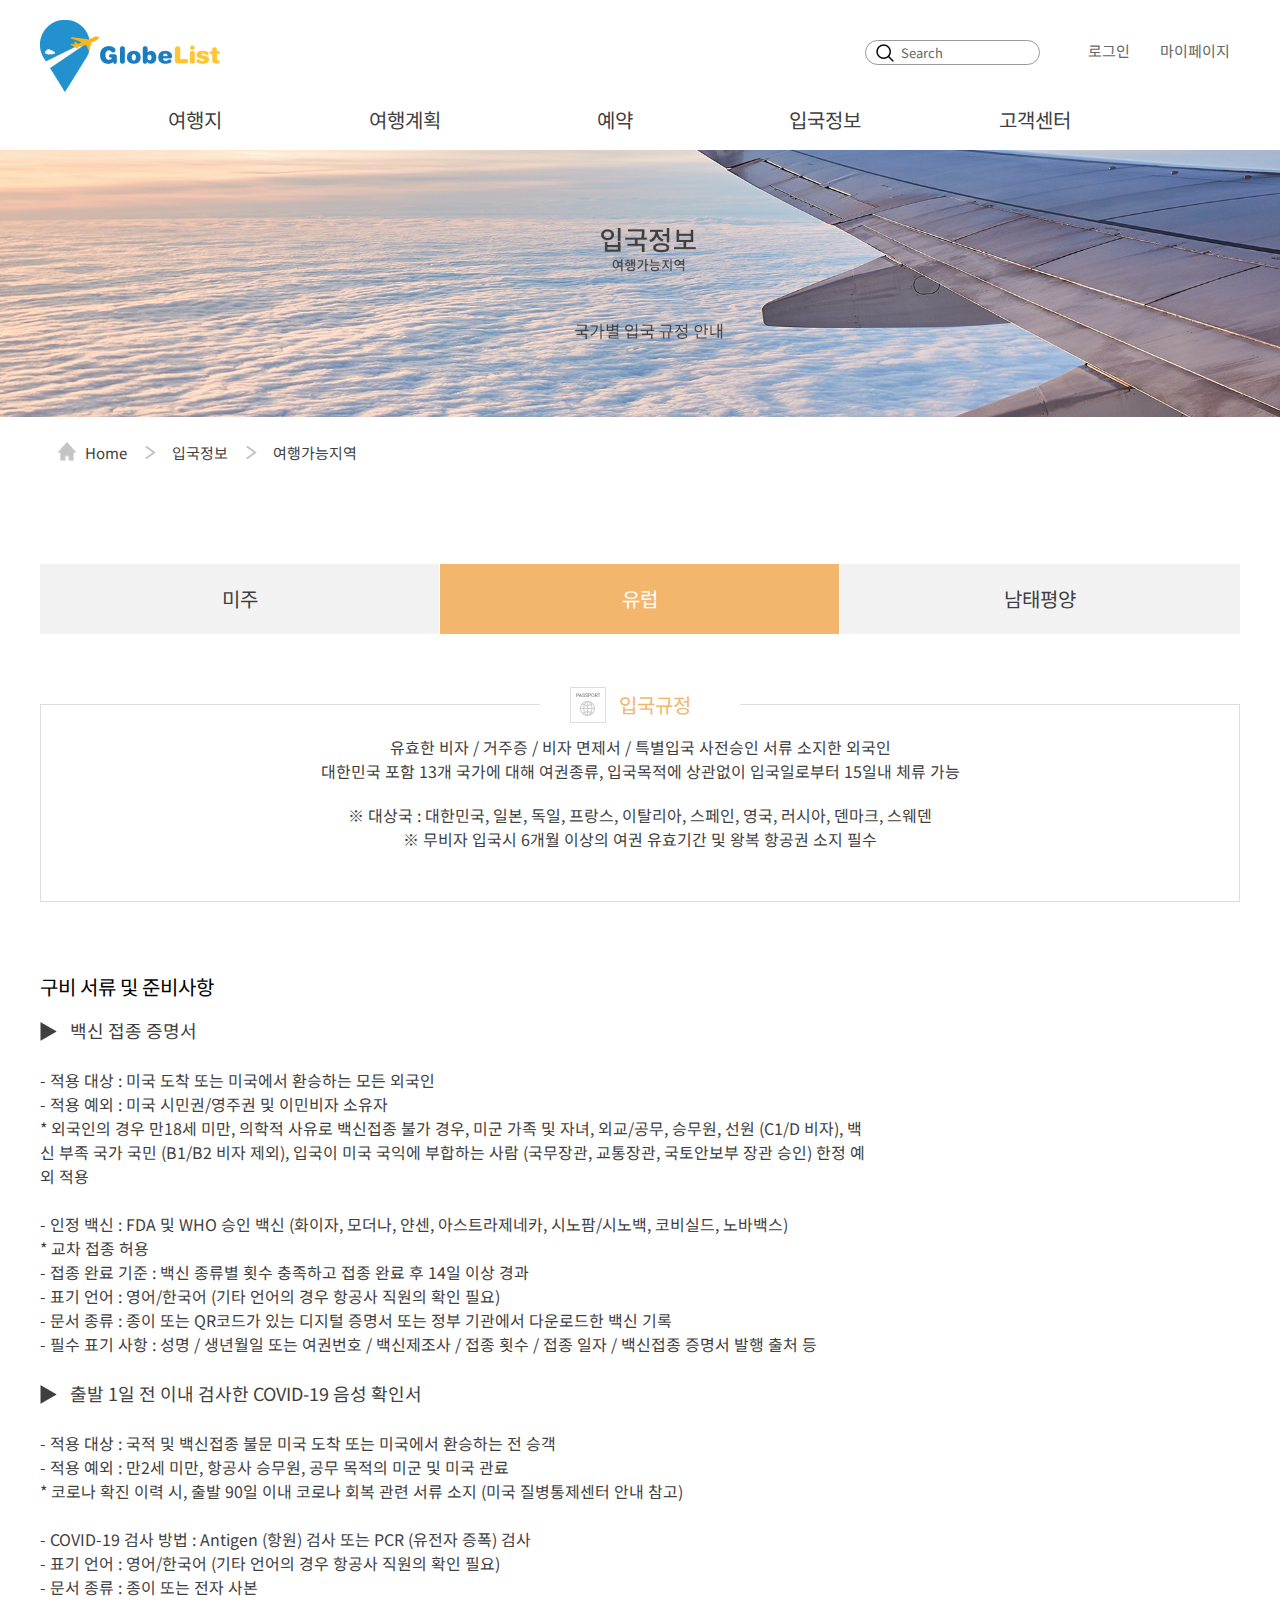
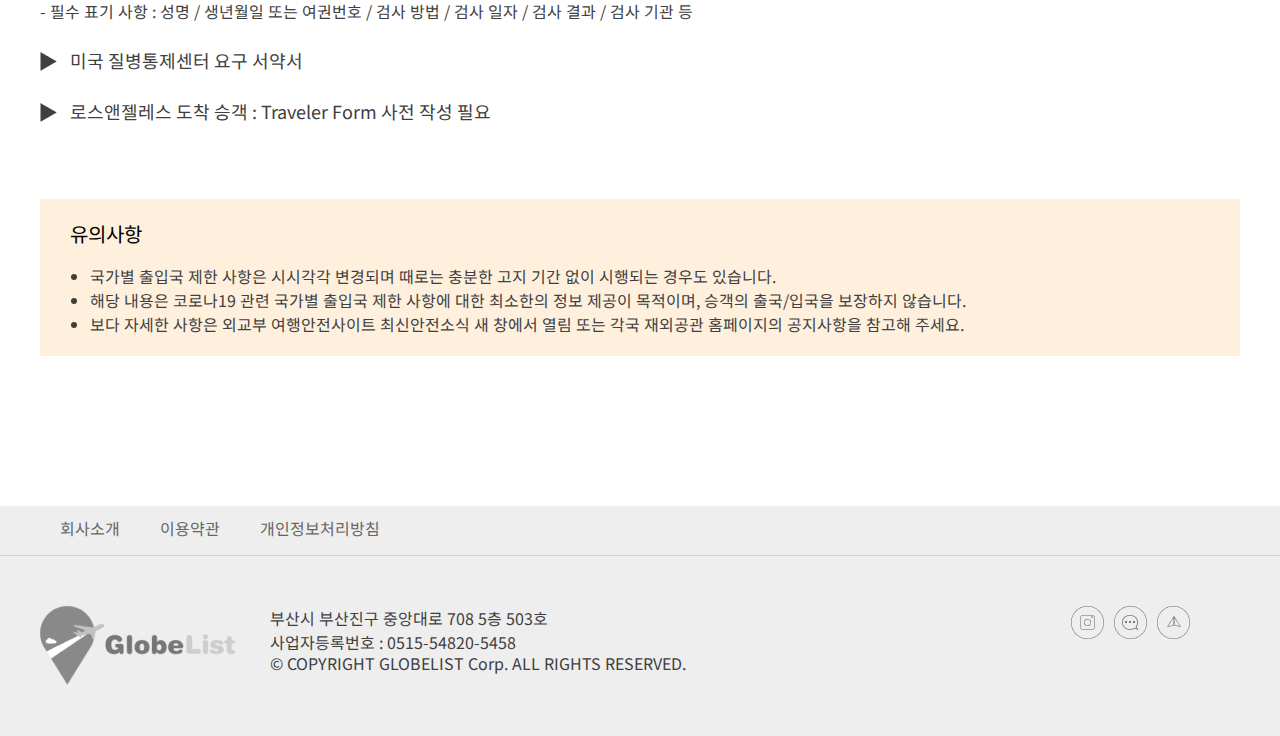
<file: sub/info-1.html>
<!DOCTYPE html>
<html lang="en">
<head>
    <meta charset="UTF-8">
    <meta http-equiv="X-UA-Compatible" content="IE=edge">
    <meta name="viewport" content="width=device-width, initial-scale=1.0">
    <!--og(open graph)-->
    <meta property="og:site_name" content="Globelist">
    <meta property="og:url" content="https://www.globelist.com">
    <meta property="og:type" content="website">
    <meta property="og:title" content="globelist">
    <meta property="og:description" content="글로브리스트에서 나만의 특별한 여행을 계획해보세요.">
    <meta property="og:image" content="images/og_image.jpg">

    <!--favicon-->
    <link rel="shortcut icon" href="../favicon.ico">
    <title>Globelist</title>
    <!--font-->
    <link
        href="https://fonts.googleapis.com/css2?family=Noto+Sans+KR:wght@300;400;500;700&family=Roboto:wght@300;400;500;700&display=swap"
        rel="stylesheet">
    <!--css-->
    <link rel="stylesheet" href="../css/common.css" type="text/css">
    <link rel="stylesheet" href="../css/slick.css" type="text/css">
    <link rel="stylesheet" href="../css/ani.css" type="text/css">
    <link rel="stylesheet" href="../css/sub.css" type="text/css">
    <!--js-->
    <script src="../js/jquery-3.6.0.min.js"></script>
    <script src="../js/slick.min.js"></script>
    <script src="../js/common.js"></script>
</head>
<body>
    <div id="wrap">
        <div class="modal">
            <div class="modal_inner">
                <input type="text" placeholder="도시, 국가, 키워드로 검색">
                <button>x</button>
            </div>
        </div>
        <div class="login">
            <div class="login_inner">
                <h3>Login</h3>
                <button class="close_login">X</button>
                <label for="input_id">Email&nbsp; :&nbsp;&nbsp;</label>
                <input id="input_id" type="text"> 
                <br><br>
                <label for="input_pw">Password&nbsp; :&nbsp;&nbsp;</label>
                <input id="input_pw" type="password"><br>
                <div class="login_btn"><a href="#">로그인</a></div>
                <h4>아직 회원이 아니신가요?</h4>
                <div class="join_btn"><a href="#">Join</a></div>
            </div>
        </div>

        <div class="join">
            <div class="join_inner">
                <h3>Join</h3>
                <button class="close_login">X</button>
                <label for="input_name">Name&nbsp; :&nbsp;&nbsp;</label>
                <input id="input_name" type="text">
                <br><br>
                <label for="input_email">Email&nbsp; :&nbsp;&nbsp;</label>
                <input id="input_email" type="text">
                <br><br>
                <label for="input_pnumber">Password&nbsp; :&nbsp;&nbsp;</label>
                <input id="input_pnumber" type="password" >
                <input id="input_join" type="submit" value="회원가입">
                
            </div>
        </div>
        <header id="header" class="inner">
            <h1><a href="../index.html">
                    <img src="../images/common/main_logo.png" alt="Globelist">
                </a></h1>
            <div class="sch"><p>Search</p></div>
            <ul class="util">
                <li><a href="#">로그인</a></li>
                <li><a href="mypage.html">마이페이지</a></li>
            </ul>
            <nav>
                <ul class="gnb">
                    <li><a href="travel.html">여행지</a>
                        <ul class="submenu">
                            <li><a href="travel.html">인기 여행지</a></li>
                            <li><a href="#">인기 루트</a></li>
                        </ul>
                    </li>
                    <li><a href="swiss.html">여행계획</a>
                        <ul class="submenu">
                            <li><a href="swiss.html">관광 정보</a></li>
                            <li><a href="#">마이플래너</a></li>
                        </ul>
                    </li>
                    <li><a href="reserve.html">예약</a>
                        <ul class="submenu">
                            <li><a href="reserve.html">비행기</a></li>
                            <li><a href="#">숙소</a></li>
                            <li><a href="#">투어</a></li>
                        </ul>
                    </li>
                    <li><a href="info.html">입국정보</a>
                        <ul class="submenu">
                            <li><a href="info.html">자가격리규정</a></li>
                            <li><a href="#">여행가능지역</a></li>
                        </ul>
                    </li>
                    <li><a href="board.html">고객센터</a>
                        <ul class="submenu">
                            <li><a href="board.html">커뮤니티</a></li>
                            <li><a href="#">자주찾는 질문</a></li>
                        </ul>
                    </li>
                </ul>
            </nav>
            <div class="nav_bg"></div>
        </header>
        <!--header end-->
        <section id="res_sb">
            <img src="../images/sub2/info_sb_black.jpg" alt="입국정보">
        </section>

        <section class="breadcrumbs inner clearfix">
            <ul>
                <li><a href="../index.html">Home</a></li>
                <li><a href="info.html">입국정보</a></li>
                <li><a href="info.html">여행가능지역</a></li>
                
            </ul>
        </section>

        <section id="contents" class="inner">
            

            <ul class="info_menu clearfix">
                <li><a href="info.html">미주</a></li>
                <li class="addon"><a href="#">유럽</a></li>
                <li><a href="info-2.html">남태평양</a></li>
            </ul>
            <div class="restriction">
                <h3>입국규정</h3>
                <p>유효한 비자 / 거주증 / 비자 면제서 / 특별입국 사전승인 서류 소지한 외국인<br>
                    대한민국 포함 13개 국가에 대해 여권종류, 입국목적에 상관없이 입국일로부터 15일내 체류 가능 
                    </p>
                <p>  ※ 대상국 : 대한민국, 일본, 독일, 프랑스, 이탈리아, 스페인, 영국, 러시아, 덴마크, 스웨덴<br>
                    ※ 무비자 입국시 6개월 이상의 여권 유효기간 및 왕복 항공권 소지 필수</p>
            </div>
            <div class="paper">
                <h4>구비 서류 및 준비사항</h4>
                <h5>백신 접종 증명서</h5>
                <p>
                    <br>
                    - 적용 대상 : 미국 도착 또는 미국에서 환승하는 모든 외국인<br>
                    - 적용 예외 : 미국 시민권/영주권 및 이민비자 소유자<br>
                    * 외국인의 경우 만18세 미만, 의학적 사유로 백신접종 불가 경우, 미군 가족 및 자녀, 외교/공무, 승무원, 선원 (C1/D 비자), 백<br>신 부족 국가 국민 (B1/B2 비자 제외), 입국이 미국 국익에 부합하는 사람 (국무장관, 교통장관, 국토안보부 장관 승인) 한정 예<br>외 적용
                    
                    <br>
                    <br>
                    - 인정 백신 : FDA 및 WHO 승인 백신 (화이자, 모더나, 얀센, 아스트라제네카, 시노팜/시노백, 코비실드, 노바백스)<br>
                    * 교차 접종 허용
                    
                    <br>
                    - 접종 완료 기준 : 백신 종류별 횟수 충족하고 접종 완료 후 14일 이상 경과<br>
                    - 표기 언어 : 영어/한국어 (기타 언어의 경우 항공사 직원의 확인 필요)<br>
                    - 문서 종류 : 종이 또는 QR코드가 있는 디지털 증명서 또는 정부 기관에서 다운로드한 백신 기록<br>
                    - 필수 표기 사항 : 성명 / 생년월일 또는 여권번호 / 백신제조사 / 접종 횟수 / 접종 일자 / 백신접종 증명서 발행 출처 등
                    </p>
                    <br>
                    <h5>출발 1일 전 이내 검사한 COVID-19 음성 확인서</h5>
                    <p>
                    <br>
                    - 적용 대상 : 국적 및 백신접종 불문 미국 도착 또는 미국에서 환승하는 전 승객<br>
                    - 적용 예외 : 만2세 미만, 항공사 승무원, 공무 목적의 미군 및 미국 관료<br>
                    * 코로나 확진 이력 시, 출발 90일 이내 코로나 회복 관련 서류 소지 (미국 질병통제센터 안내 참고)
                    
                    <br>
                    <br>
                    
                    - COVID-19 검사 방법 : Antigen (항원) 검사 또는 PCR (유전자 증폭) 검사<br>
                    - 표기 언어 : 영어/한국어 (기타 언어의 경우 항공사 직원의 확인 필요)<br>
                    - 문서 종류 : 종이 또는 전자 사본<br>
                    - 필수 표기 사항 : 성명 / 생년월일 또는 여권번호 / 검사 방법 / 검사 일자 / 검사 결과 / 검사 기관 등
                    
                    </p>
                    <br>
                    <h5>미국 질병통제센터 요구 서약서</h5>
                    <br>
                    <h5>로스앤젤레스 도착 승객 : Traveler Form 사전 작성 필요</h5>
                    <br>
                    
                   
            </div>
            <div class="caution">
                <h4>유의사항</h4>
                <ul>
                    <li>국가별 출입국 제한 사항은 시시각각 변경되며 때로는 충분한 고지 기간 없이 시행되는 경우도 있습니다.
                    </li>
                    <li>해당 내용은 코로나19 관련 국가별 출입국 제한 사항에 대한 최소한의 정보 제공이 목적이며, 승객의 출국/입국을 보장하지 않습니다.</li>
                    <li>보다 자세한 사항은 외교부 여행안전사이트 최신안전소식 새 창에서 열림 또는 각국 재외공관 홈페이지의 공지사항을 참고해 주세요.</li>
                </ul>
            </div>


        </section>


        <footer id="footer">
            <div class="footer_line">
                <div class="inner">
                    <ul class="company">
                        <li><a href="#">회사소개</a></li>
                        <li><a href="#">이용약관</a></li>
                        <li><a href="#">개인정보처리방침</a></li>
                    </ul>
                </div>
            </div>

            <div class="inner">
            
            <h3><img src="../images/common/footer_logo.png" alt="Globelist"></h3>
            
            <address>부산시 부산진구 중앙대로 708 5층 503호<br>
            사업자등록번호 : 0515-54820-5458
            </address>
            <p class="copy">&copy; COPYRIGHT GLOBELIST Corp. ALL RIGHTS RESERVED.</p>
            <ul class="sns">
                <li><a href="#"><img src="../images/common/sns_insta.png" alt="insta"></a></li>
                <li><a href="#"><img src="../images/common/sns_chat.png" alt="kakaotalk"></a></li>
                <li><a href="#"><img src="../images/common/sns_mail.png" alt="mail"></a></li>
            </ul>
            </div>
        </footer>
        <!--footer end-->
        <a href="#" id="gotop"><img src="../images/common/btn_gotop.png" alt="위로"></a>
    </div>
</body>
</html>
</file>
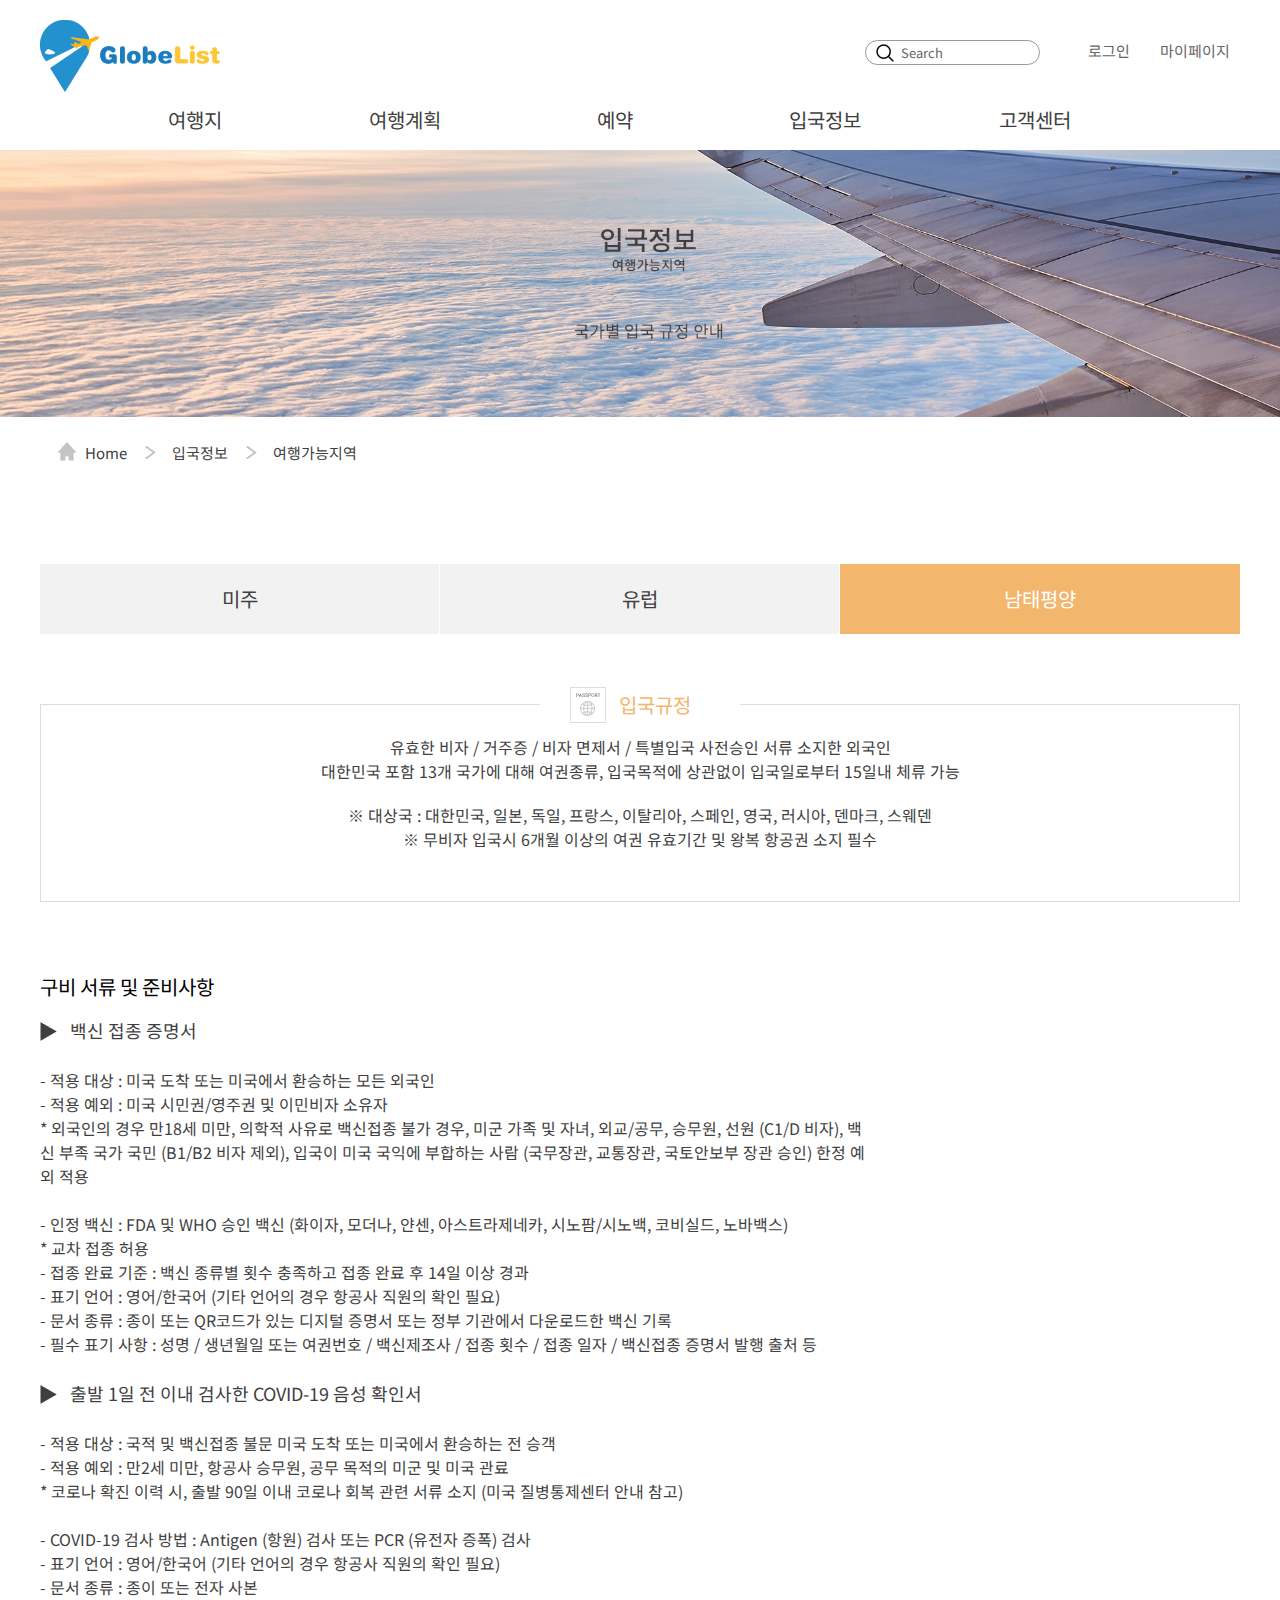
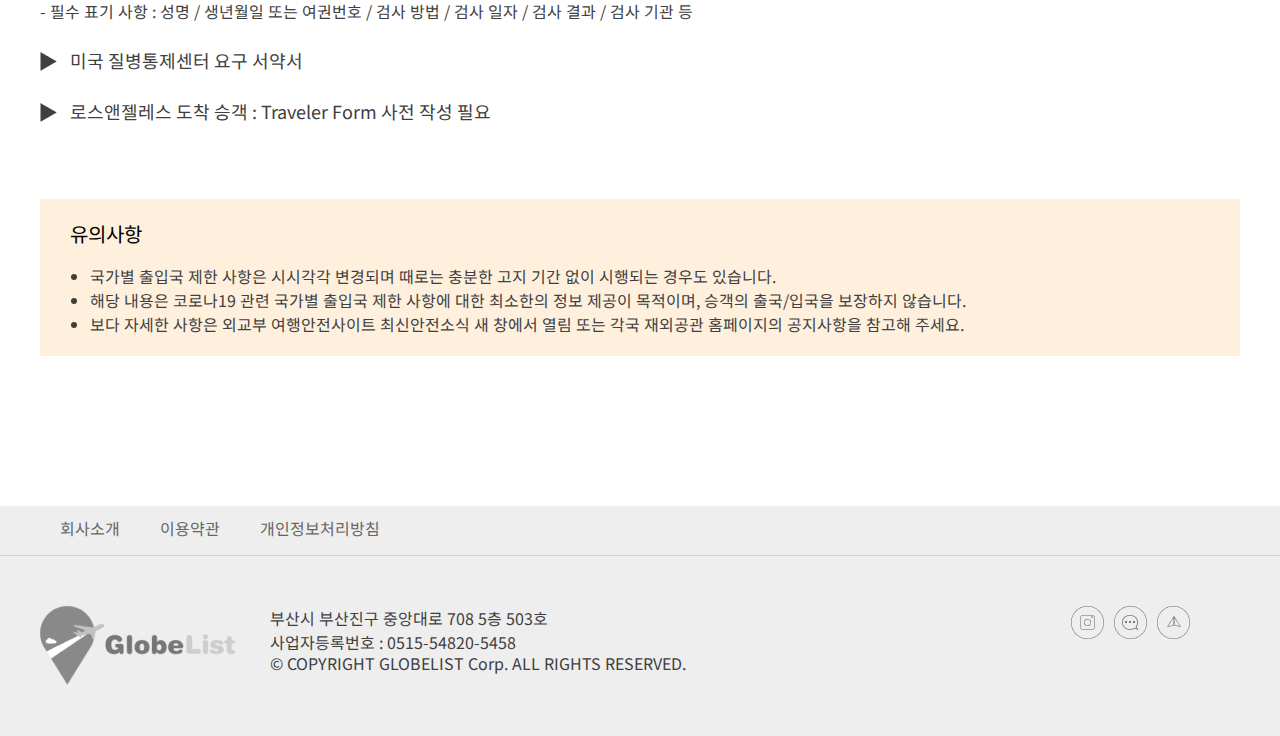
<file: sub/info-2.html>
<!DOCTYPE html>
<html lang="en">
<head>
    <meta charset="UTF-8">
    <meta http-equiv="X-UA-Compatible" content="IE=edge">
    <meta name="viewport" content="width=device-width, initial-scale=1.0">
    <!--og(open graph)-->
    <meta property="og:site_name" content="Globelist">
    <meta property="og:url" content="https://www.globelist.com">
    <meta property="og:type" content="website">
    <meta property="og:title" content="globelist">
    <meta property="og:description" content="글로브리스트에서 나만의 특별한 여행을 계획해보세요.">
    <meta property="og:image" content="images/og_image.jpg">

    <!--favicon-->
    <link rel="shortcut icon" href="../favicon.ico">
    <title>Globelist</title>
    <!--font-->
    <link
        href="https://fonts.googleapis.com/css2?family=Noto+Sans+KR:wght@300;400;500;700&family=Roboto:wght@300;400;500;700&display=swap"
        rel="stylesheet">
    <!--css-->
    <link rel="stylesheet" href="../css/common.css" type="text/css">
    <link rel="stylesheet" href="../css/slick.css" type="text/css">
    <link rel="stylesheet" href="../css/ani.css" type="text/css">
    <link rel="stylesheet" href="../css/sub.css" type="text/css">
    <!--js-->
    <script src="../js/jquery-3.6.0.min.js"></script>
    <script src="../js/slick.min.js"></script>
    <script src="../js/common.js"></script>
</head>
<body>
    <div id="wrap">
        <div class="modal">
            <div class="modal_inner">
                <input type="text" placeholder="도시, 국가, 키워드로 검색">
                <button>x</button>
            </div>
        </div>
        <div class="login">
            <div class="login_inner">
                <h3>Login</h3>
                <button class="close_login">X</button>
                <label for="input_id">Email&nbsp; :&nbsp;&nbsp;</label>
                <input id="input_id" type="text"> 
                <br><br>
                <label for="input_pw">Password&nbsp; :&nbsp;&nbsp;</label>
                <input id="input_pw" type="password"><br>
                <div class="login_btn"><a href="#">로그인</a></div>
                <h4>아직 회원이 아니신가요?</h4>
                <div class="join_btn"><a href="#">Join</a></div>
            </div>
        </div>

        <div class="join">
            <div class="join_inner">
                <h3>Join</h3>
                <button class="close_login">X</button>
                <label for="input_name">Name&nbsp; :&nbsp;&nbsp;</label>
                <input id="input_name" type="text">
                <br><br>
                <label for="input_email">Email&nbsp; :&nbsp;&nbsp;</label>
                <input id="input_email" type="text">
                <br><br>
                <label for="input_pnumber">Password&nbsp; :&nbsp;&nbsp;</label>
                <input id="input_pnumber" type="password" >
                <input id="input_join" type="submit" value="회원가입">
                
            </div>
        </div>
        <header id="header" class="inner">
            <h1><a href="../index.html">
                    <img src="../images/common/main_logo.png" alt="Globelist">
                </a></h1>
            <div class="sch"><p>Search</p></div>
            <ul class="util">
                <li><a href="#">로그인</a></li>
                <li><a href="mypage.html">마이페이지</a></li>
            </ul>
            <nav>
                <ul class="gnb">
                    <li><a href="travel.html">여행지</a>
                        <ul class="submenu">
                            <li><a href="travel.html">인기 여행지</a></li>
                            <li><a href="#">인기 루트</a></li>
                        </ul>
                    </li>
                    <li><a href="swiss.html">여행계획</a>
                        <ul class="submenu">
                            <li><a href="swiss.html">관광 정보</a></li>
                            <li><a href="#">마이플래너</a></li>
                        </ul>
                    </li>
                    <li><a href="reserve.html">예약</a>
                        <ul class="submenu">
                            <li><a href="reserve.html">비행기</a></li>
                            <li><a href="#">숙소</a></li>
                            <li><a href="#">투어</a></li>
                        </ul>
                    </li>
                    <li><a href="info.html">입국정보</a>
                        <ul class="submenu">
                            <li><a href="info.html">자가격리규정</a></li>
                            <li><a href="#">여행가능지역</a></li>
                        </ul>
                    </li>
                    <li><a href="board.html">고객센터</a>
                        <ul class="submenu">
                            <li><a href="board.html">커뮤니티</a></li>
                            <li><a href="#">자주찾는 질문</a></li>
                        </ul>
                    </li>
                </ul>
            </nav>
            <div class="nav_bg"></div>
        </header>
        <!--header end-->
        <section id="res_sb">
            <img src="../images/sub2/info_sb_black.jpg" alt="입국정보">
        </section>

        <section class="breadcrumbs inner clearfix">
            <ul>
                <li><a href="../index.html">Home</a></li>
                <li><a href="info.html">입국정보</a></li>
                <li><a href="info.html">여행가능지역</a></li>
                
            </ul>
        </section>

        <section id="contents" class="inner">
            

            <ul class="info_menu clearfix">
                <li><a href="info.html">미주</a></li>
                <li><a href="info-1.html">유럽</a></li>
                <li class="addon"><a href="#">남태평양</a></li>
            </ul>
            <div class="restriction">
                <h3>입국규정</h3>
                <p>유효한 비자 / 거주증 / 비자 면제서 / 특별입국 사전승인 서류 소지한 외국인<br>
                    대한민국 포함 13개 국가에 대해 여권종류, 입국목적에 상관없이 입국일로부터 15일내 체류 가능 
                    </p>
                <p>  ※ 대상국 : 대한민국, 일본, 독일, 프랑스, 이탈리아, 스페인, 영국, 러시아, 덴마크, 스웨덴<br>
                    ※ 무비자 입국시 6개월 이상의 여권 유효기간 및 왕복 항공권 소지 필수</p>
            </div>
            <div class="paper">
                <h4>구비 서류 및 준비사항</h4>
                <h5>백신 접종 증명서</h5>
                <p>
                    <br>
                    - 적용 대상 : 미국 도착 또는 미국에서 환승하는 모든 외국인<br>
                    - 적용 예외 : 미국 시민권/영주권 및 이민비자 소유자<br>
                    * 외국인의 경우 만18세 미만, 의학적 사유로 백신접종 불가 경우, 미군 가족 및 자녀, 외교/공무, 승무원, 선원 (C1/D 비자), 백<br>신 부족 국가 국민 (B1/B2 비자 제외), 입국이 미국 국익에 부합하는 사람 (국무장관, 교통장관, 국토안보부 장관 승인) 한정 예<br>외 적용
                    
                    <br>
                    <br>
                    - 인정 백신 : FDA 및 WHO 승인 백신 (화이자, 모더나, 얀센, 아스트라제네카, 시노팜/시노백, 코비실드, 노바백스)<br>
                    * 교차 접종 허용
                    
                    <br>
                    - 접종 완료 기준 : 백신 종류별 횟수 충족하고 접종 완료 후 14일 이상 경과<br>
                    - 표기 언어 : 영어/한국어 (기타 언어의 경우 항공사 직원의 확인 필요)<br>
                    - 문서 종류 : 종이 또는 QR코드가 있는 디지털 증명서 또는 정부 기관에서 다운로드한 백신 기록<br>
                    - 필수 표기 사항 : 성명 / 생년월일 또는 여권번호 / 백신제조사 / 접종 횟수 / 접종 일자 / 백신접종 증명서 발행 출처 등
                    </p>
                    <br>
                    <h5>출발 1일 전 이내 검사한 COVID-19 음성 확인서</h5>
                    <p>
                    <br>
                    - 적용 대상 : 국적 및 백신접종 불문 미국 도착 또는 미국에서 환승하는 전 승객<br>
                    - 적용 예외 : 만2세 미만, 항공사 승무원, 공무 목적의 미군 및 미국 관료<br>
                    * 코로나 확진 이력 시, 출발 90일 이내 코로나 회복 관련 서류 소지 (미국 질병통제센터 안내 참고)
                    
                    <br>
                    <br>
                    
                    - COVID-19 검사 방법 : Antigen (항원) 검사 또는 PCR (유전자 증폭) 검사<br>
                    - 표기 언어 : 영어/한국어 (기타 언어의 경우 항공사 직원의 확인 필요)<br>
                    - 문서 종류 : 종이 또는 전자 사본<br>
                    - 필수 표기 사항 : 성명 / 생년월일 또는 여권번호 / 검사 방법 / 검사 일자 / 검사 결과 / 검사 기관 등
                    
                    </p>
                    <br>
                    <h5>미국 질병통제센터 요구 서약서</h5>
                    <br>
                    <h5>로스앤젤레스 도착 승객 : Traveler Form 사전 작성 필요</h5>
                    <br>
                    
                   
            </div>
            <div class="caution">
                <h4>유의사항</h4>
                <ul>
                    <li>국가별 출입국 제한 사항은 시시각각 변경되며 때로는 충분한 고지 기간 없이 시행되는 경우도 있습니다.
                    </li>
                    <li>해당 내용은 코로나19 관련 국가별 출입국 제한 사항에 대한 최소한의 정보 제공이 목적이며, 승객의 출국/입국을 보장하지 않습니다.</li>
                    <li>보다 자세한 사항은 외교부 여행안전사이트 최신안전소식 새 창에서 열림 또는 각국 재외공관 홈페이지의 공지사항을 참고해 주세요.</li>
                </ul>
            </div>


        </section>


        <footer id="footer">
            <div class="footer_line">
                <div class="inner">
                    <ul class="company">
                        <li><a href="#">회사소개</a></li>
                        <li><a href="#">이용약관</a></li>
                        <li><a href="#">개인정보처리방침</a></li>
                    </ul>
                </div>
            </div>

            <div class="inner">
            
            <h3><img src="../images/common/footer_logo.png" alt="Globelist"></h3>
            
            <address>부산시 부산진구 중앙대로 708 5층 503호<br>
            사업자등록번호 : 0515-54820-5458
            </address>
            <p class="copy">&copy; COPYRIGHT GLOBELIST Corp. ALL RIGHTS RESERVED.</p>
            <ul class="sns">
                <li><a href="#"><img src="../images/common/sns_insta.png" alt="insta"></a></li>
                <li><a href="#"><img src="../images/common/sns_chat.png" alt="kakaotalk"></a></li>
                <li><a href="#"><img src="../images/common/sns_mail.png" alt="mail"></a></li>
            </ul>
            </div>
        </footer>
        <!--footer end-->
        <a href="#" id="gotop"><img src="../images/common/btn_gotop.png" alt="위로"></a>
    </div>
</body>
</html>
</file>
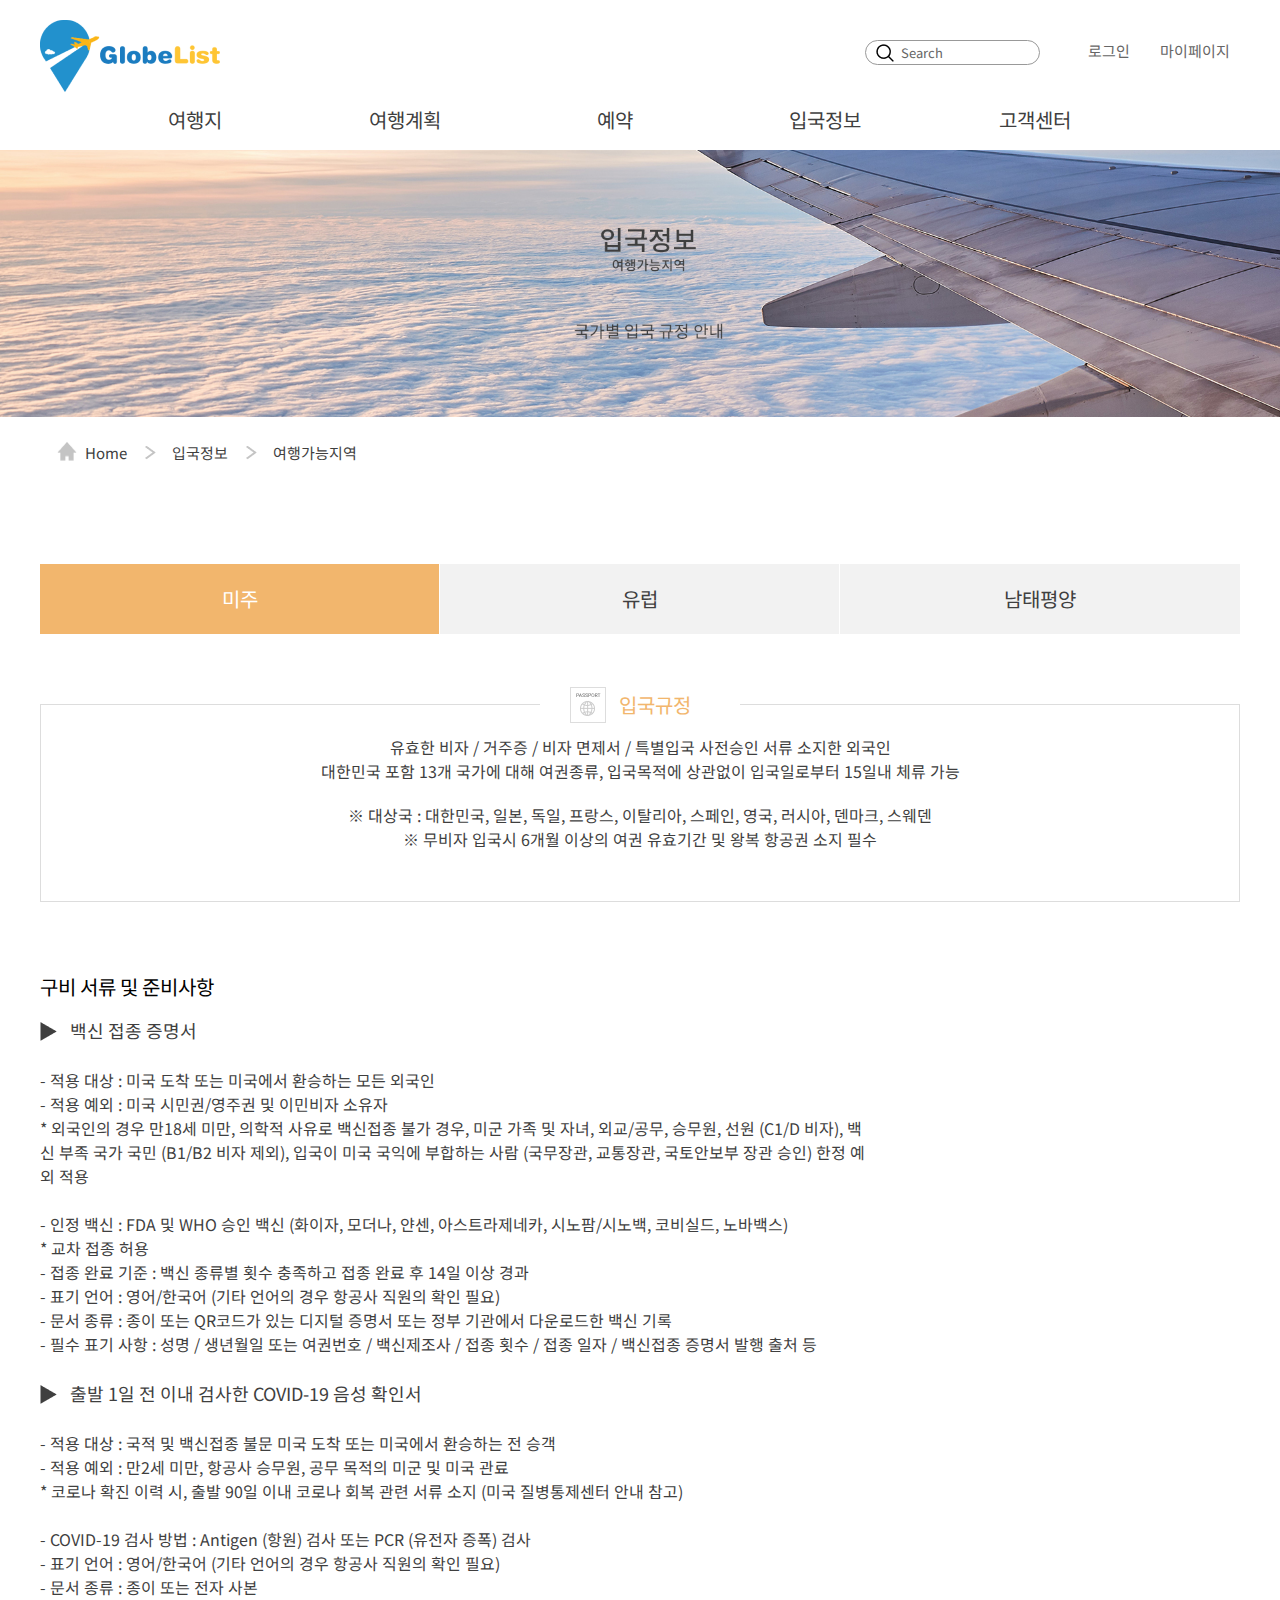
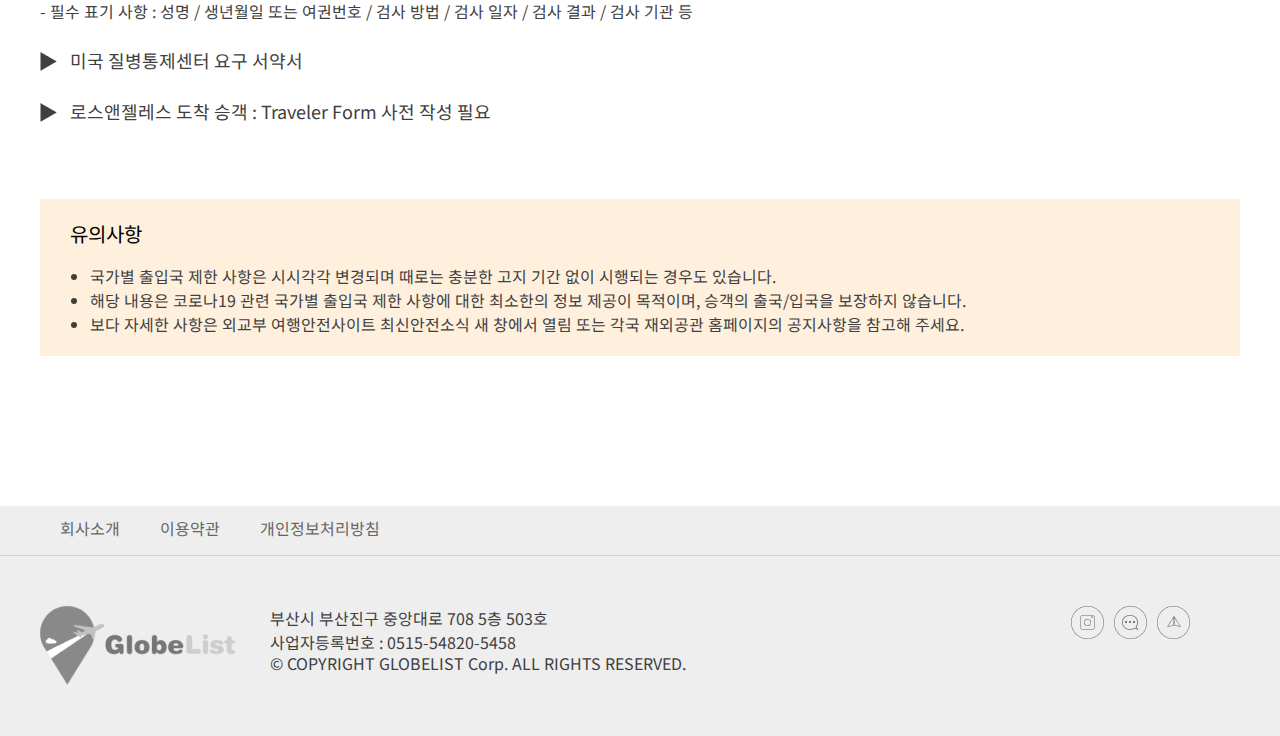
<file: sub/info.html>
<!DOCTYPE html>
<html lang="en">
<head>
    <meta charset="UTF-8">
    <meta http-equiv="X-UA-Compatible" content="IE=edge">
    <meta name="viewport" content="width=device-width, initial-scale=1.0">
    <!--og(open graph)-->
    <meta property="og:site_name" content="Globelist">
    <meta property="og:url" content="https://www.globelist.com">
    <meta property="og:type" content="website">
    <meta property="og:title" content="globelist">
    <meta property="og:description" content="글로브리스트에서 나만의 특별한 여행을 계획해보세요.">
    <meta property="og:image" content="images/og_image.jpg">

    <!--favicon-->
    <link rel="shortcut icon" href="../favicon.ico">
    <title>Globelist</title>
    <!--font-->
    <link
        href="https://fonts.googleapis.com/css2?family=Noto+Sans+KR:wght@300;400;500;700&family=Roboto:wght@300;400;500;700&display=swap"
        rel="stylesheet">
    <!--css-->
    <link rel="stylesheet" href="../css/common.css" type="text/css">
    <link rel="stylesheet" href="../css/slick.css" type="text/css">
    <link rel="stylesheet" href="../css/ani.css" type="text/css">
    <link rel="stylesheet" href="../css/sub.css" type="text/css">
    <!--js-->
    <script src="../js/jquery-3.6.0.min.js"></script>
    <script src="../js/slick.min.js"></script>
    <script src="../js/common.js"></script>
</head>
<body>
    <div id="wrap">
        <div class="modal">
            <div class="modal_inner">
                <input type="text" placeholder="도시, 국가, 키워드로 검색">
                <button>x</button>
            </div>
        </div>
        <div class="login">
            <div class="login_inner">
                <h3>Login</h3>
                <button class="close_login">X</button>
                <label for="input_id">Email&nbsp; :&nbsp;&nbsp;</label>
                <input id="input_id" type="text"> 
                <br><br>
                <label for="input_pw">Password&nbsp; :&nbsp;&nbsp;</label>
                <input id="input_pw" type="password"><br>
                <div class="login_btn"><a href="#">로그인</a></div>
                <h4>아직 회원이 아니신가요?</h4>
                <div class="join_btn"><a href="#">Join</a></div>
            </div>
        </div>

        <div class="join">
            <div class="join_inner">
                <h3>Join</h3>
                <button class="close_login">X</button>
                <label for="input_name">Name&nbsp; :&nbsp;&nbsp;</label>
                <input id="input_name" type="text">
                <br><br>
                <label for="input_email">Email&nbsp; :&nbsp;&nbsp;</label>
                <input id="input_email" type="text">
                <br><br>
                <label for="input_pnumber">Password&nbsp; :&nbsp;&nbsp;</label>
                <input id="input_pnumber" type="password" >
                <input id="input_join" type="submit" value="회원가입">
                
            </div>
        </div>
        <header id="header" class="inner">
            <h1><a href="../index.html">
                    <img src="../images/common/main_logo.png" alt="Globelist">
                </a></h1>
            <div class="sch"><p>Search</p></div>
            <ul class="util">
                <li><a href="#">로그인</a></li>
                <li><a href="mypage.html">마이페이지</a></li>
            </ul>
            <nav>
                <ul class="gnb">
                    <li><a href="travel.html">여행지</a>
                        <ul class="submenu">
                            <li><a href="travel.html">인기 여행지</a></li>
                            <li><a href="#">인기 루트</a></li>
                        </ul>
                    </li>
                    <li><a href="swiss.html">여행계획</a>
                        <ul class="submenu">
                            <li><a href="swiss.html">관광 정보</a></li>
                            <li><a href="#">마이플래너</a></li>
                        </ul>
                    </li>
                    <li><a href="reserve.html">예약</a>
                        <ul class="submenu">
                            <li><a href="reserve.html">비행기</a></li>
                            <li><a href="#">숙소</a></li>
                            <li><a href="#">투어</a></li>
                        </ul>
                    </li>
                    <li><a href="info.html">입국정보</a>
                        <ul class="submenu">
                            <li><a href="info.html">자가격리규정</a></li>
                            <li><a href="#">여행가능지역</a></li>
                        </ul>
                    </li>
                    <li><a href="board.html">고객센터</a>
                        <ul class="submenu">
                            <li><a href="board.html">커뮤니티</a></li>
                            <li><a href="#">자주찾는 질문</a></li>
                        </ul>
                    </li>
                </ul>
            </nav>
            <div class="nav_bg"></div>
        </header>
        <!--header end-->
        <section id="res_sb">
            <img src="../images/sub2/info_sb_black.jpg" alt="입국정보">
        </section>

        <section class="breadcrumbs inner clearfix">
            <ul>
                <li><a href="../index.html">Home</a></li>
                <li><a href="info.html">입국정보</a></li>
                <li><a href="info.html">여행가능지역</a></li>
                
            </ul>
        </section>

        <section id="contents" class="inner">
            

            <ul class="info_menu clearfix">
                <li class="addon"><a href="#">미주</a></li>
                <li><a href="info-1.html">유럽</a></li>
                <li><a href="info-2.html">남태평양</a></li>
            </ul>
            <div class="restriction">
                <h3>입국규정</h3>
                <p>유효한 비자 / 거주증 / 비자 면제서 / 특별입국 사전승인 서류 소지한 외국인<br>
                    대한민국 포함 13개 국가에 대해 여권종류, 입국목적에 상관없이 입국일로부터 15일내 체류 가능 
                    </p>
                <p>  ※ 대상국 : 대한민국, 일본, 독일, 프랑스, 이탈리아, 스페인, 영국, 러시아, 덴마크, 스웨덴<br>
                    ※ 무비자 입국시 6개월 이상의 여권 유효기간 및 왕복 항공권 소지 필수</p>
            </div>
            <div class="paper">
                <h4>구비 서류 및 준비사항</h4>
                <h5>백신 접종 증명서</h5>
                <p>
                    <br>
                    - 적용 대상 : 미국 도착 또는 미국에서 환승하는 모든 외국인<br>
                    - 적용 예외 : 미국 시민권/영주권 및 이민비자 소유자<br>
                    * 외국인의 경우 만18세 미만, 의학적 사유로 백신접종 불가 경우, 미군 가족 및 자녀, 외교/공무, 승무원, 선원 (C1/D 비자), 백<br>신 부족 국가 국민 (B1/B2 비자 제외), 입국이 미국 국익에 부합하는 사람 (국무장관, 교통장관, 국토안보부 장관 승인) 한정 예<br>외 적용
                    
                    <br>
                    <br>
                    - 인정 백신 : FDA 및 WHO 승인 백신 (화이자, 모더나, 얀센, 아스트라제네카, 시노팜/시노백, 코비실드, 노바백스)<br>
                    * 교차 접종 허용
                    
                    <br>
                    - 접종 완료 기준 : 백신 종류별 횟수 충족하고 접종 완료 후 14일 이상 경과<br>
                    - 표기 언어 : 영어/한국어 (기타 언어의 경우 항공사 직원의 확인 필요)<br>
                    - 문서 종류 : 종이 또는 QR코드가 있는 디지털 증명서 또는 정부 기관에서 다운로드한 백신 기록<br>
                    - 필수 표기 사항 : 성명 / 생년월일 또는 여권번호 / 백신제조사 / 접종 횟수 / 접종 일자 / 백신접종 증명서 발행 출처 등
                    </p>
                    <br>
                    <h5>출발 1일 전 이내 검사한 COVID-19 음성 확인서</h5>
                    <p>
                    <br>
                    - 적용 대상 : 국적 및 백신접종 불문 미국 도착 또는 미국에서 환승하는 전 승객<br>
                    - 적용 예외 : 만2세 미만, 항공사 승무원, 공무 목적의 미군 및 미국 관료<br>
                    * 코로나 확진 이력 시, 출발 90일 이내 코로나 회복 관련 서류 소지 (미국 질병통제센터 안내 참고)
                    
                    <br>
                    <br>
                    
                    - COVID-19 검사 방법 : Antigen (항원) 검사 또는 PCR (유전자 증폭) 검사<br>
                    - 표기 언어 : 영어/한국어 (기타 언어의 경우 항공사 직원의 확인 필요)<br>
                    - 문서 종류 : 종이 또는 전자 사본<br>
                    - 필수 표기 사항 : 성명 / 생년월일 또는 여권번호 / 검사 방법 / 검사 일자 / 검사 결과 / 검사 기관 등
                    
                    </p>
                    <br>
                    <h5>미국 질병통제센터 요구 서약서</h5>
                    <br>
                    <h5>로스앤젤레스 도착 승객 : Traveler Form 사전 작성 필요</h5>
                    <br>
                    
                   
            </div>
            <div class="caution">
                <h4>유의사항</h4>
                <ul>
                    <li>국가별 출입국 제한 사항은 시시각각 변경되며 때로는 충분한 고지 기간 없이 시행되는 경우도 있습니다.
                    </li>
                    <li>해당 내용은 코로나19 관련 국가별 출입국 제한 사항에 대한 최소한의 정보 제공이 목적이며, 승객의 출국/입국을 보장하지 않습니다.</li>
                    <li>보다 자세한 사항은 외교부 여행안전사이트 최신안전소식 새 창에서 열림 또는 각국 재외공관 홈페이지의 공지사항을 참고해 주세요.</li>
                </ul>
            </div>


        </section>


        <footer id="footer">
            <div class="footer_line">
                <div class="inner">
                    <ul class="company">
                        <li><a href="#">회사소개</a></li>
                        <li><a href="#">이용약관</a></li>
                        <li><a href="#">개인정보처리방침</a></li>
                    </ul>
                </div>
            </div>

            <div class="inner">
            
            <h3><img src="../images/common/footer_logo.png" alt="Globelist"></h3>
            
            <address>부산시 부산진구 중앙대로 708 5층 503호<br>
            사업자등록번호 : 0515-54820-5458
            </address>
            <p class="copy">&copy; COPYRIGHT GLOBELIST Corp. ALL RIGHTS RESERVED.</p>
            <ul class="sns">
                <li><a href="#"><img src="../images/common/sns_insta.png" alt="insta"></a></li>
                <li><a href="#"><img src="../images/common/sns_chat.png" alt="kakaotalk"></a></li>
                <li><a href="#"><img src="../images/common/sns_mail.png" alt="mail"></a></li>
            </ul>
            </div>
        </footer>
        <!--footer end-->
        <a href="#" id="gotop"><img src="../images/common/btn_gotop.png" alt="위로"></a>
    </div>
</body>
</html>
</file>
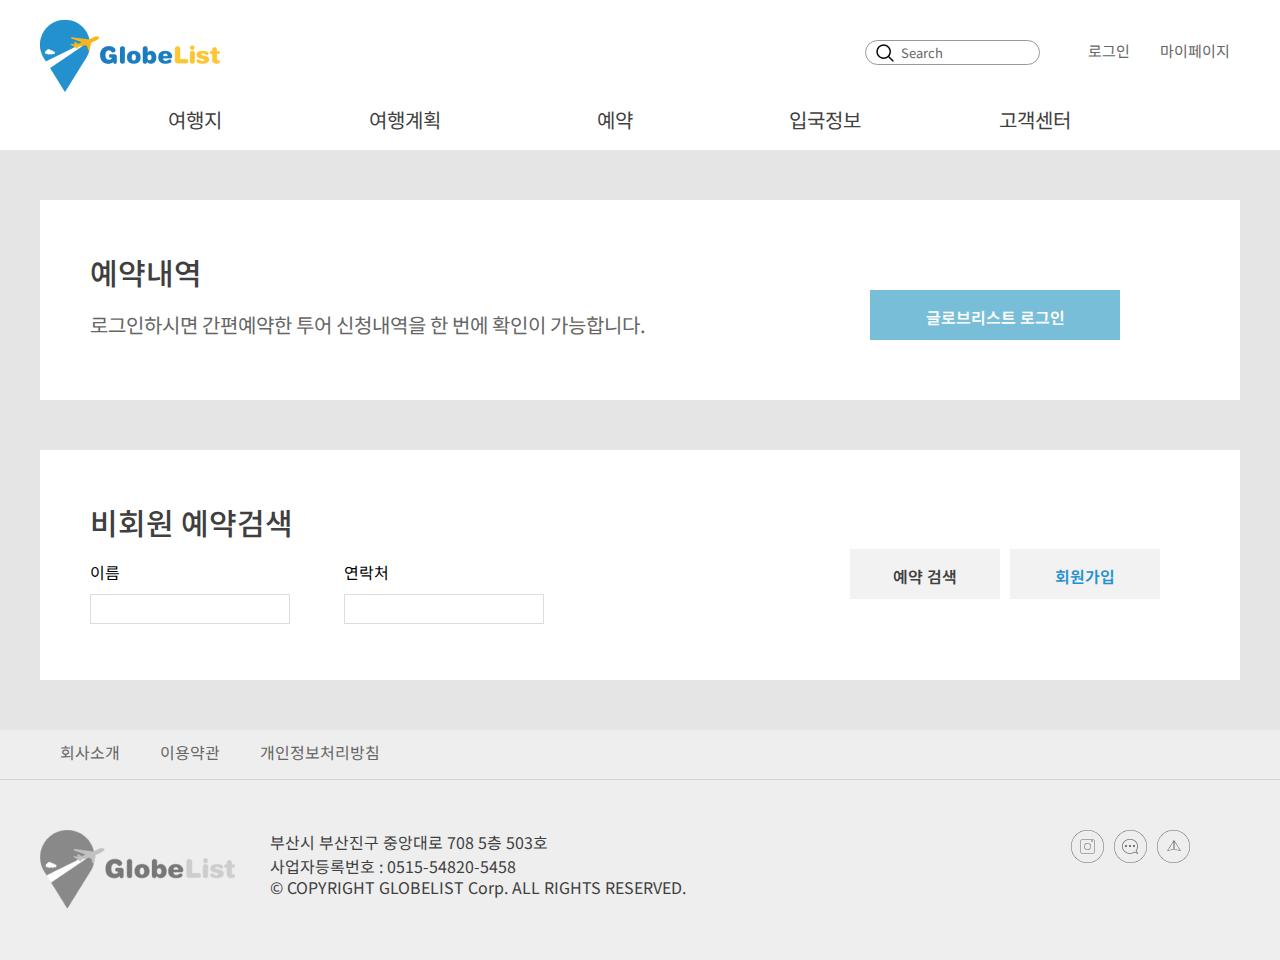
<file: sub/mypage.html>
<!DOCTYPE html>
<html lang="en">
<head>
    <meta charset="UTF-8">
    <meta http-equiv="X-UA-Compatible" content="IE=edge">
    <meta name="viewport" content="width=device-width, initial-scale=1.0">
    <!--og(open graph)-->
    <meta property="og:site_name" content="Globelist">
    <meta property="og:url" content="https://www.globelist.com">
    <meta property="og:type" content="website">
    <meta property="og:title" content="globelist">
    <meta property="og:description" content="글로브리스트에서 나만의 특별한 여행을 계획해보세요.">
    <meta property="og:image" content="images/og_image.jpg">

    <!--favicon-->
    <link rel="shortcut icon" href="../favicon.ico">
    <title>Globelist</title>
    <!--font-->
    <link
        href="https://fonts.googleapis.com/css2?family=Noto+Sans+KR:wght@300;400;500;700&family=Roboto:wght@300;400;500;700&display=swap"
        rel="stylesheet">
    <!--css-->
    <link rel="stylesheet" href="../css/common.css" type="text/css">
    <link rel="stylesheet" href="../css/slick.css" type="text/css">
    <link rel="stylesheet" href="../css/ani.css" type="text/css">
    <link rel="stylesheet" href="../css/sub.css" type="text/css">
    <!--js-->
    <script src="../js/jquery-3.6.0.min.js"></script>
    <script src="../js/slick.min.js"></script>
    <script src="../js/common.js"></script>
</head>
<body>
    <div id="wrap">
        <div class="modal">
            <div class="modal_inner">
                <input type="text" placeholder="도시, 국가, 키워드로 검색">
                <button>x</button>
            </div>
        </div>
        <div class="login">
            <div class="login_inner">
                <h3>Login</h3>
                <button class="close_login">X</button>
                <label for="input_id">Email&nbsp; :&nbsp;&nbsp;</label>
                <input id="input_id" type="text"> 
                <br><br>
                <label for="input_pw">Password&nbsp; :&nbsp;&nbsp;</label>
                <input id="input_pw" type="password"><br>
                <div class="login_btn"><a href="#">로그인</a></div>
                <h4>아직 회원이 아니신가요?</h4>
                <div class="join_btn"><a href="#">Join</a></div>
            </div>
        </div>

        <div class="join">
            <div class="join_inner">
                <h3>Join</h3>
                <button class="close_login">X</button>
                <label for="input_name">Name&nbsp; :&nbsp;&nbsp;</label>
                <input id="input_name" type="text">
                <br><br>
                <label for="input_email">Email&nbsp; :&nbsp;&nbsp;</label>
                <input id="input_email" type="text">
                <br><br>
                <label for="input_pnumber">Password&nbsp; :&nbsp;&nbsp;</label>
                <input id="input_pnumber" type="password" >
                <input id="input_join" type="submit" value="회원가입">
                
            </div>
        </div>
        <header id="header" class="inner">
            <h1><a href="../index.html">
                    <img src="../images/common/main_logo.png" alt="Globelist">
                </a></h1>
            <div class="sch"><p>Search</p></div>
            <ul class="util">
                <li><a href="#">로그인</a></li>
                <li><a href="mypage.html">마이페이지</a></li>
            </ul>
            <nav>
                <ul class="gnb">
                    <li><a href="travel.html">여행지</a>
                        <ul class="submenu">
                            <li><a href="travel.html">인기 여행지</a></li>
                            <li><a href="#">인기 루트</a></li>
                        </ul>
                    </li>
                    <li><a href="swiss.html">여행계획</a>
                        <ul class="submenu">
                            <li><a href="swiss.html">관광 정보</a></li>
                            <li><a href="#">마이플래너</a></li>
                        </ul>
                    </li>
                    <li><a href="reserve.html">예약</a>
                        <ul class="submenu">
                            <li><a href="reserve.html">비행기</a></li>
                            <li><a href="#">숙소</a></li>
                            <li><a href="#">투어</a></li>
                        </ul>
                    </li>
                    <li><a href="info.html">입국정보</a>
                        <ul class="submenu">
                            <li><a href="info.html">자가격리규정</a></li>
                            <li><a href="#">여행가능지역</a></li>
                        </ul>
                    </li>
                    <li><a href="board.html">고객센터</a>
                        <ul class="submenu">
                            <li><a href="board.html">커뮤니티</a></li>
                            <li><a href="#">자주찾는 질문</a></li>
                        </ul>
                    </li>
                </ul>
            </nav>
            <div class="nav_bg"></div>
        </header>
        <!--header end-->
        <section id="pagelist">
            <div class="members_list inner">
                <h2>예약내역</h2>
                <p>로그인하시면 간편예약한 
                    투어 신청내역을 한 번에 확인이 가능합니다. 
                </p>
                <a href="#" class="logins">글로브리스트 로그인</a>
                
            </div>
            <div class="guest_list inner">
                <h2>비회원 예약검색</h2>
                <ul>
                    <li>
                        <span>이름</span><br>
                        <input type="text">
                    </li>
                    <li>
                        <span>연락처</span><br>
                        <input type="text">
                    </li>
                </ul>
                <a href="#" class="joins">회원가입</a>
                <a href="#" class="sch_btn">예약 검색</a>
                

            </div>
        </section>




        <footer id="footer">
            <div class="footer_line">
                <div class="inner">
                    <ul class="company">
                        <li><a href="#">회사소개</a></li>
                        <li><a href="#">이용약관</a></li>
                        <li><a href="#">개인정보처리방침</a></li>
                    </ul>
                </div>
            </div>

            <div class="inner">
            
            <h3><img src="../images/common/footer_logo.png" alt="Globelist"></h3>
            
            <address>부산시 부산진구 중앙대로 708 5층 503호<br>
            사업자등록번호 : 0515-54820-5458
            </address>
            <p class="copy">&copy; COPYRIGHT GLOBELIST Corp. ALL RIGHTS RESERVED.</p>
            <ul class="sns">
                <li><a href="#"><img src="../images/common/sns_insta.png" alt="insta"></a></li>
                <li><a href="#"><img src="../images/common/sns_chat.png" alt="kakaotalk"></a></li>
                <li><a href="#"><img src="../images/common/sns_mail.png" alt="mail"></a></li>
            </ul>
            </div>
        </footer>
        <!--footer end-->
        <a href="#" id="gotop"><img src="../images/common/btn_gotop.png" alt="위로"></a>
    </div>
</body>
</html>
</file>
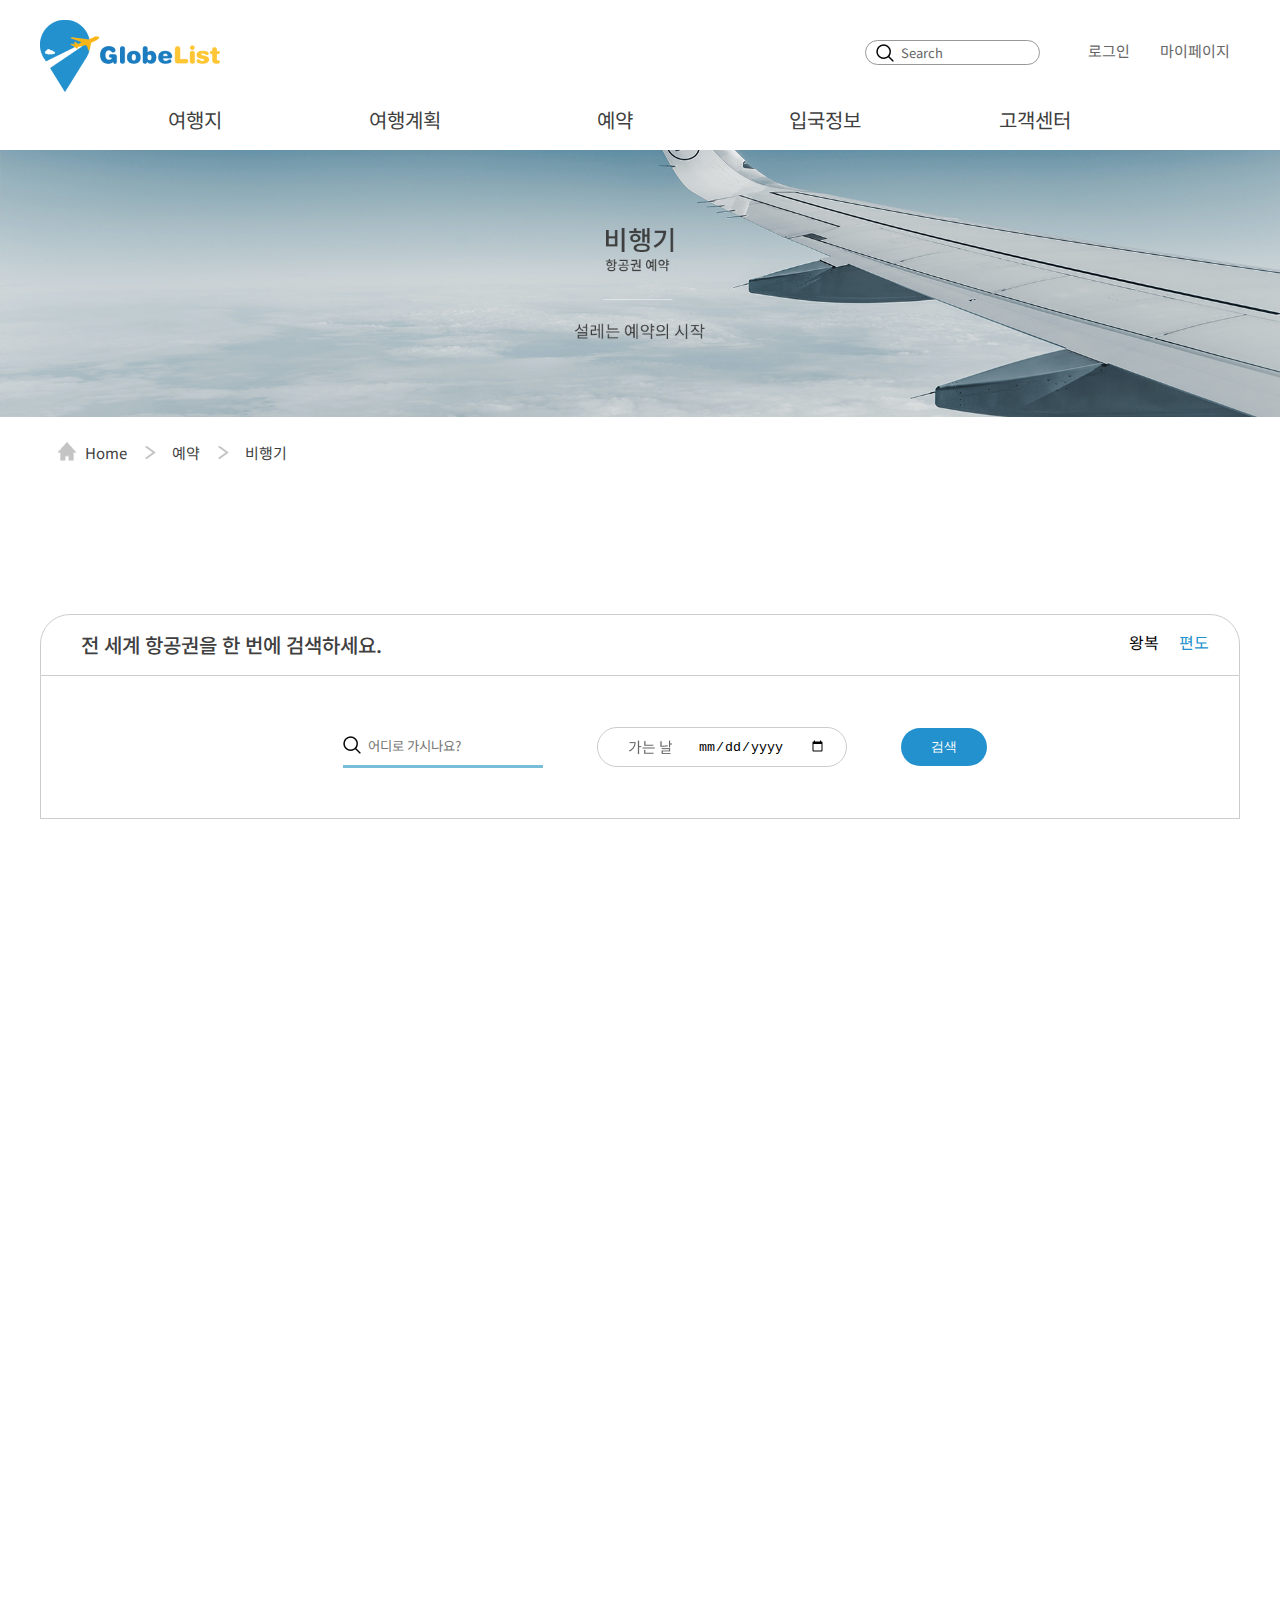
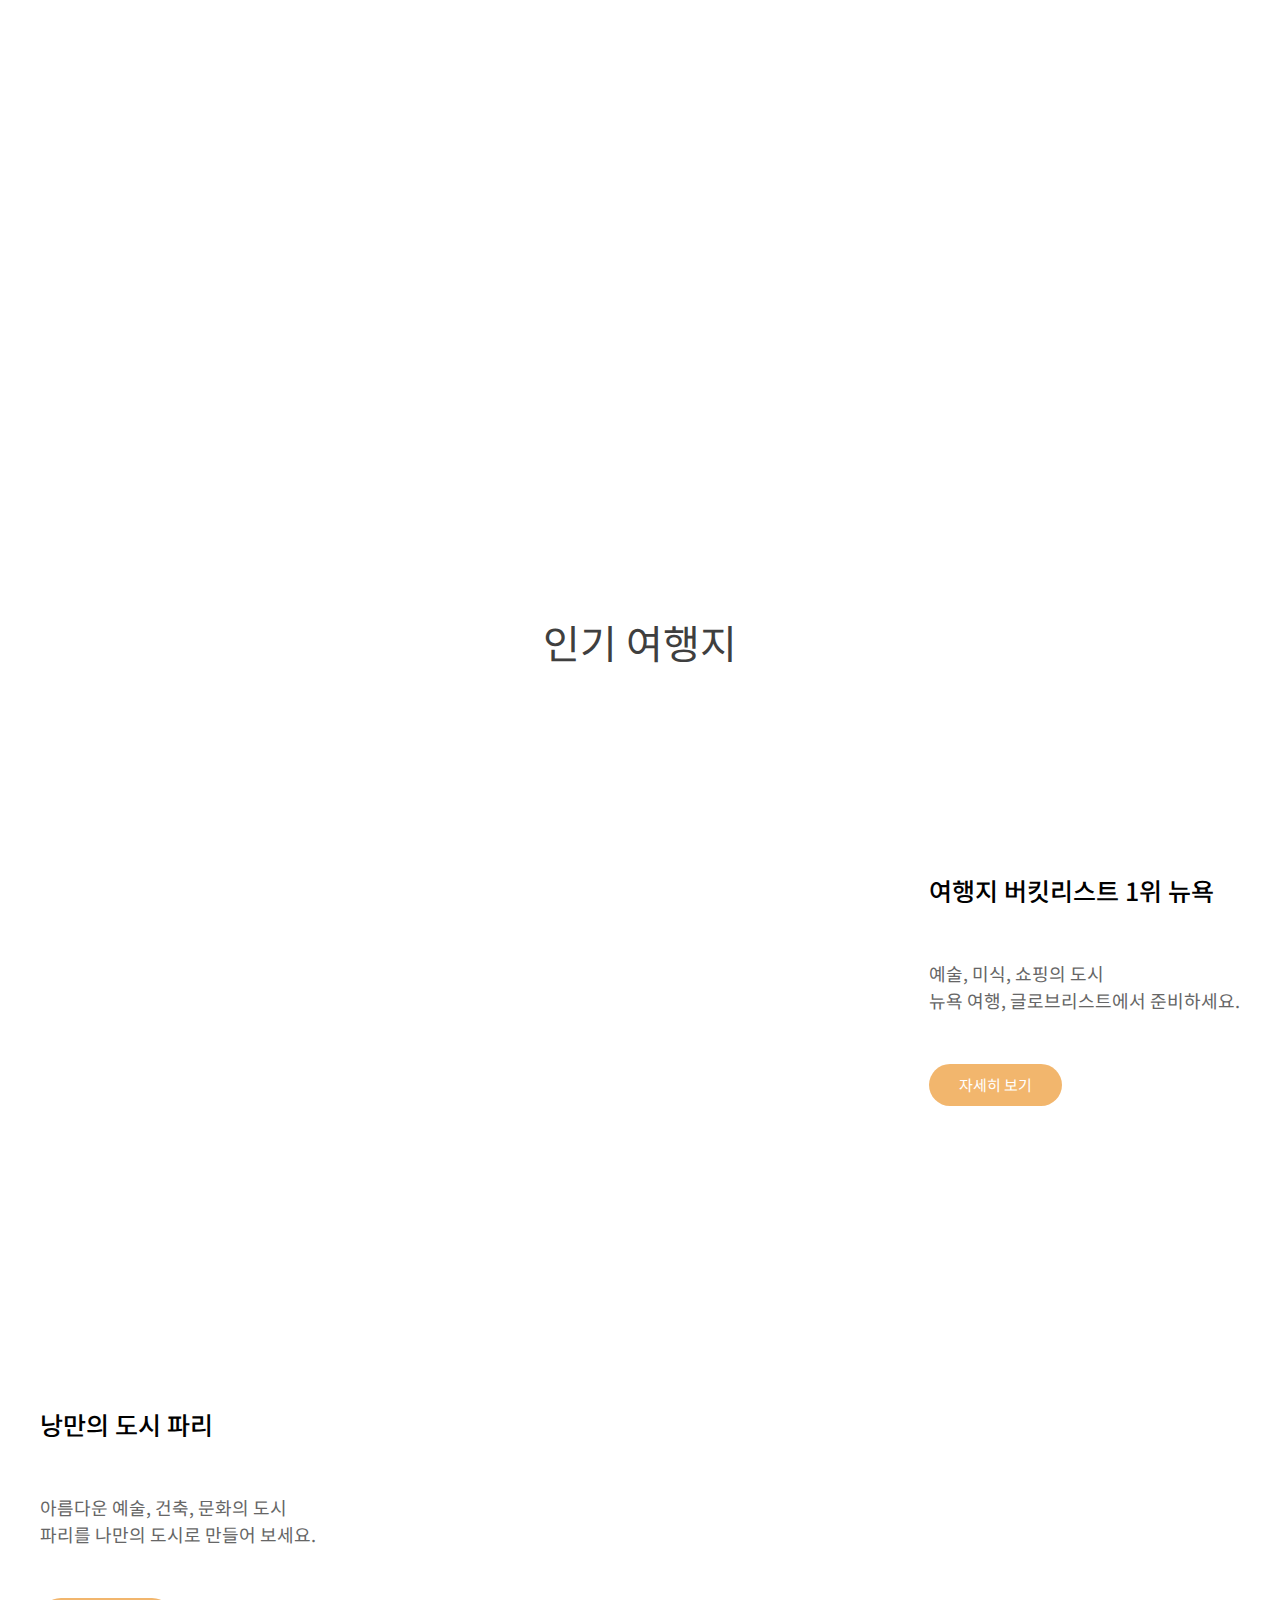
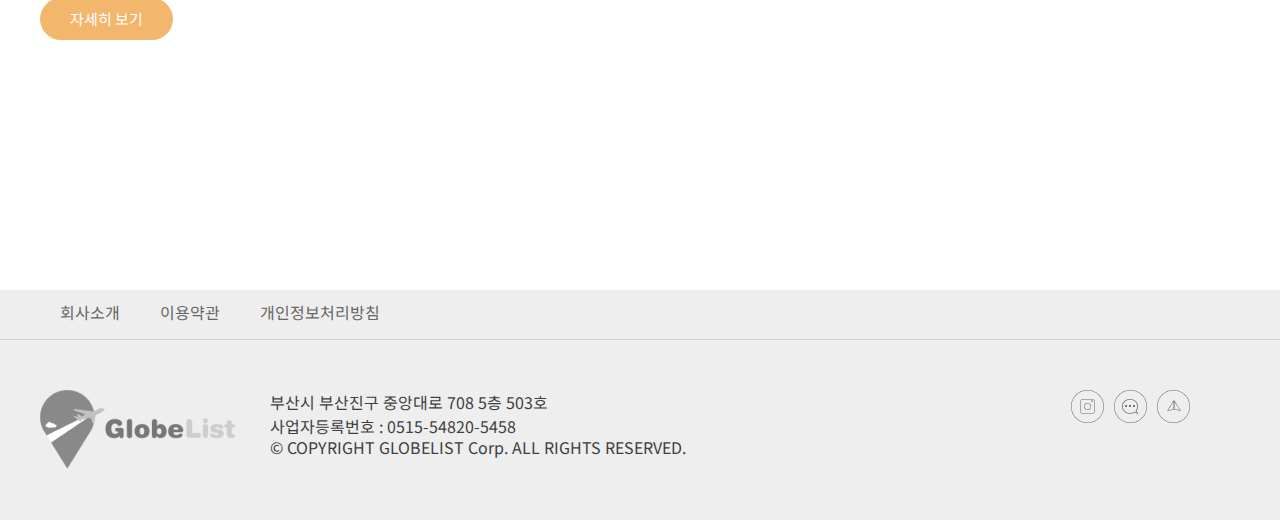
<file: sub/reserve-1.html>
<!DOCTYPE html>
<html lang="en">

<head>
    <meta charset="UTF-8">
    <meta http-equiv="X-UA-Compatible" content="IE=edge">
    <meta name="viewport" content="width=device-width, initial-scale=1.0">
    <!--og(open graph)-->
    <meta property="og:site_name" content="Globelist">
    <meta property="og:url" content="https://www.globelist.com">
    <meta property="og:type" content="website">
    <meta property="og:title" content="globelist">
    <meta property="og:description" content="글로브리스트에서 나만의 특별한 여행을 계획해보세요.">
    <meta property="og:image" content="images/og_image.jpg">

    <!--favicon-->
    <link rel="shortcut icon" href="../favicon.ico">
    <title>Globelist</title>
    <!--font-->
    <link
        href="https://fonts.googleapis.com/css2?family=Noto+Sans+KR:wght@300;400;500;700&family=Roboto:wght@300;400;500;700&display=swap"
        rel="stylesheet">
    <!--css-->
    <link rel="stylesheet" href="../css/common.css" type="text/css">
    <link rel="stylesheet" href="../css/slick.css" type="text/css">
    <link rel="stylesheet" href="../css/ani.css" type="text/css">
    <link rel="stylesheet" href="../css/sub.css" type="text/css">
    <!--js-->
    <script src="../js/jquery-3.6.0.min.js"></script>
    <script src="../js/slick.min.js"></script>
    <script src="../js/common.js"></script>
</head>

<body>
    <div id="wrap">
        <div class="modal">
            <div class="modal_inner">
                <input type="text" placeholder="도시, 국가, 키워드로 검색">
                <button>x</button>
            </div>
        </div>
        <div class="login">
            <div class="login_inner">
                <h3>Login</h3>
                <button class="close_login">X</button>
                <label for="input_id">Email&nbsp; :&nbsp;&nbsp;</label>
                <input id="input_id" type="text"> 
                <br><br>
                <label for="input_pw">Password&nbsp; :&nbsp;&nbsp;</label>
                <input id="input_pw" type="password"><br>
                <div class="login_btn"><a href="#">로그인</a></div>
                <h4>아직 회원이 아니신가요?</h4>
                <div class="join_btn"><a href="#">Join</a></div>
            </div>
        </div>

        <div class="join">
            <div class="join_inner">
                <h3>Join</h3>
                <button class="close_login">X</button>
                <label for="input_name">Name&nbsp; :&nbsp;&nbsp;</label>
                <input id="input_name" type="text">
                <br><br>
                <label for="input_email">Email&nbsp; :&nbsp;&nbsp;</label>
                <input id="input_email" type="text">
                <br><br>
                <label for="input_pnumber">Password&nbsp; :&nbsp;&nbsp;</label>
                <input id="input_pnumber" type="password" >
                <input id="input_join" type="submit" value="회원가입">
                
            </div>
        </div>
        <header id="header" class="inner">
            <h1><a href="../index.html">
                    <img src="../images/common/main_logo.png" alt="Globelist">
                </a></h1>
            <div class="sch">
                <p>Search</p>
            </div>
            <ul class="util">
                <li><a href="#">로그인</a></li>
                <li><a href="mypage.html">마이페이지</a></li>
            </ul>
            <nav>
                <ul class="gnb">
                    <li><a href="travel.html">여행지</a>
                        <ul class="submenu">
                            <li><a href="travel.html">인기 여행지</a></li>
                            <li><a href="#">인기 루트</a></li>
                        </ul>
                    </li>
                    <li><a href="swiss.html">여행계획</a>
                        <ul class="submenu">
                            <li><a href="swiss.html">관광 정보</a></li>
                            <li><a href="#">마이플래너</a></li>
                        </ul>
                    </li>
                    <li><a href="reserve.html">예약</a>
                        <ul class="submenu">
                            <li><a href="reserve.html">비행기</a></li>
                            <li><a href="#">숙소</a></li>
                            <li><a href="#">투어</a></li>
                        </ul>
                    </li>
                    <li><a href="info.html">입국정보</a>
                        <ul class="submenu">
                            <li><a href="info.html">자가격리규정</a></li>
                            <li><a href="#">여행가능지역</a></li>
                        </ul>
                    </li>
                    <li><a href="board.html">고객센터</a>
                        <ul class="submenu">
                            <li><a href="board.html">커뮤니티</a></li>
                            <li><a href="#">자주찾는 질문</a></li>
                        </ul>
                    </li>
                </ul>
            </nav>
            <div class="nav_bg"></div>
        </header>
        <!--header end-->

        <section id="res_sb">
            <img src="../images/sub2/reseve_sb.jpg" alt="비행기 예약">


        </section>

        <section class="breadcrumbs inner clearfix">
            <ul>
                <li><a href="../index.html">Home</a></li>
                <li><a href="reserve.html">예약</a></li>
                <li><a href="reserve.html">비행기</a></li>
                
            </ul>
        </section>

        <section id="contents" class="inner clearfix">
            

            <div class="tickets1 ">
                <div class="up_box clearfix">
                    <h3>전 세계 항공권을 한 번에 검색하세요.</h3>
                    <ul>
                        <li><a href="reserve.html">왕복</a> </li>
                        <li  class="on"><a href="#">편도</a> </li>
                    </ul>
                </div>
                <form class="oneway">
                    <fieldset>
                        <legend>비행기예약</legend>
                        <input type="text" placeholder="어디로 가시나요?">
                        <input type="date">
                      
                        <input type="submit" value="검색">

                    </fieldset>
                </form>
            </div>
            <!--tickets1-->

            <iframe
                src="https://www.google.com/maps/embed?pb=!1m14!1m12!1m3!1d56191504.871177875!2d-42.85427519206545!3d30.728033827456294!2m3!1f0!2f0!3f0!3m2!1i1024!2i768!4f13.1!5e0!3m2!1sko!2skr!4v1647406682975!5m2!1sko!2skr"
                allowfullscreen="" loading="lazy"></iframe>




            <div class="tickets2 clearfix ani_stop ani-start-fadeUp ani-delay-04">
                <h3>특가 항공권</h3>
                <ul>
                    <li>
                        <a href="#">
                            <img src="../images/sub2/greece.jpg" alt="그리스">
                            <dl>
                                <dt>그리스</dt>
                                <dd>1,246,000 ~ <span> 7일 일정 </dd>
                            </dl>
                        </a>
                        <div class="detail">
                            <a href="#">자세히보기</a>
                        </div>
                    </li>
                    <li>
                        <a href="#">
                            <img src="../images/sub2/croatia.jpg" alt="크로아티아">
                            <dl>
                                <dt>크로아티아</dt>
                                <dd>1,548,000 ~ <span> 5일 일정 </dd>
                            </dl>
                        </a>
                        <div class="detail">
                            <a href="#">자세히보기</a>
                        </div>
                    </li>
                    <li>
                        <a href="#">
                            <img src="../images/sub2/hungary.jpg" alt="헝가리">
                            <dl>
                                <dt>헝가리</dt>
                                <dd>1,061,000 ~ <span> 3일 일정 </dd>
                            </dl>
                        </a>
                        <div class="detail">
                            <a href="#">자세히보기</a>
                        </div>
                    </li>
                    <li>
                        <a href="#">
                            <img src="../images/sub2/sydney.jpg" alt="시드니">
                            <dl>
                                <dt>시드니</dt>
                                <dd>2,561,000 ~ <span> 7일 일정 </dd>
                            </dl>
                        </a>
                        <div class="detail">
                            <a href="#">자세히보기</a>
                        </div>
                    </li>
                    
                    <li>
                        <a href="#">
                            <img src="../images/sub2/sanfra.jpg" alt="샌프란시스코">
                            <dl>
                                <dt>샌프란시스코</dt>
                                <dd>2,116,000 ~ <span> 10일 일정 </dd>
                            </dl>
                        </a>
                        <div class="detail">
                            <a href="#">자세히보기</a>
                        </div>
                    </li>
                    <li>
                        <a href="#">
                            <img src="../images/sub2/newzil.jpg" alt="뉴질랜드">
                            <dl>
                                <dt>뉴질랜드</dt>
                                <dd>3,000,000 ~ <span> 9일 일정 </dd>
                            </dl>
                        </a>
                        <div class="detail">
                            <a href="#">자세히보기</a>
                        </div>
                    </li>
                </ul>
            </div>
            <!--tickets2-->



            <div class="tickets3 clearfix">
                <h3>인기 여행지</h3>
                <img src="../images/sub2/nypark.jpg" alt="뉴욕" class="ani_stop ani-start-fadeLeftReverse ">
                <div>                
                <dl>
                    <dt>여행지 버킷리스트 1위 뉴욕</dt>
                    <dd>예술, 미식, 쇼핑의 도시<br>
                        뉴욕 여행, 글로브리스트에서 준비하세요.</dd>
                </dl>
                <a href="#">자세히 보기</a>
            </div>

            </div>
            <!--ticket3-->

            <div class="tickets4 clearfix">
                <img src="../images/sub2/parisriver.jpg" alt="파리" class="ani_stop ani-start-fadeLeft ">
                <div>
                <dl>
                    <dt>낭만의 도시 파리</dt>
                    <dd>아름다운 예술, 건축, 문화의 도시<br>
                        파리를 나만의 도시로 만들어 보세요.
                    </dd>
                </dl>
                <a href="#">자세히 보기</a>
            </div>
            </div>
            <!--ticket4-->


        </section>
        <!--contents-->

        <footer id="footer">
            <div class="footer_line">
                <div class="inner">
                    <ul class="company">
                        <li><a href="#">회사소개</a></li>
                        <li><a href="#">이용약관</a></li>
                        <li><a href="#">개인정보처리방침</a></li>
                    </ul>
                </div>
            </div>

            <div class="inner">

                <h3><img src="../images/common/footer_logo.png" alt="Globelist"></h3>

                <address>부산시 부산진구 중앙대로 708 5층 503호<br>
                    사업자등록번호 : 0515-54820-5458
                </address>
                <p class="copy">&copy; COPYRIGHT GLOBELIST Corp. ALL RIGHTS RESERVED.</p>
                <ul class="sns">
                    <li><a href="#"><img src="../images/common/sns_insta.png" alt="insta"></a></li>
                    <li><a href="#"><img src="../images/common/sns_chat.png" alt="kakaotalk"></a></li>
                    <li><a href="#"><img src="../images/common/sns_mail.png" alt="mail"></a></li>
                </ul>
            </div>
        </footer>
        <!--footer end-->
        <a href="#" id="gotop"><img src="../images/common/btn_gotop.png" alt="위로"></a>
    </div>
</body>

</html>
</file>
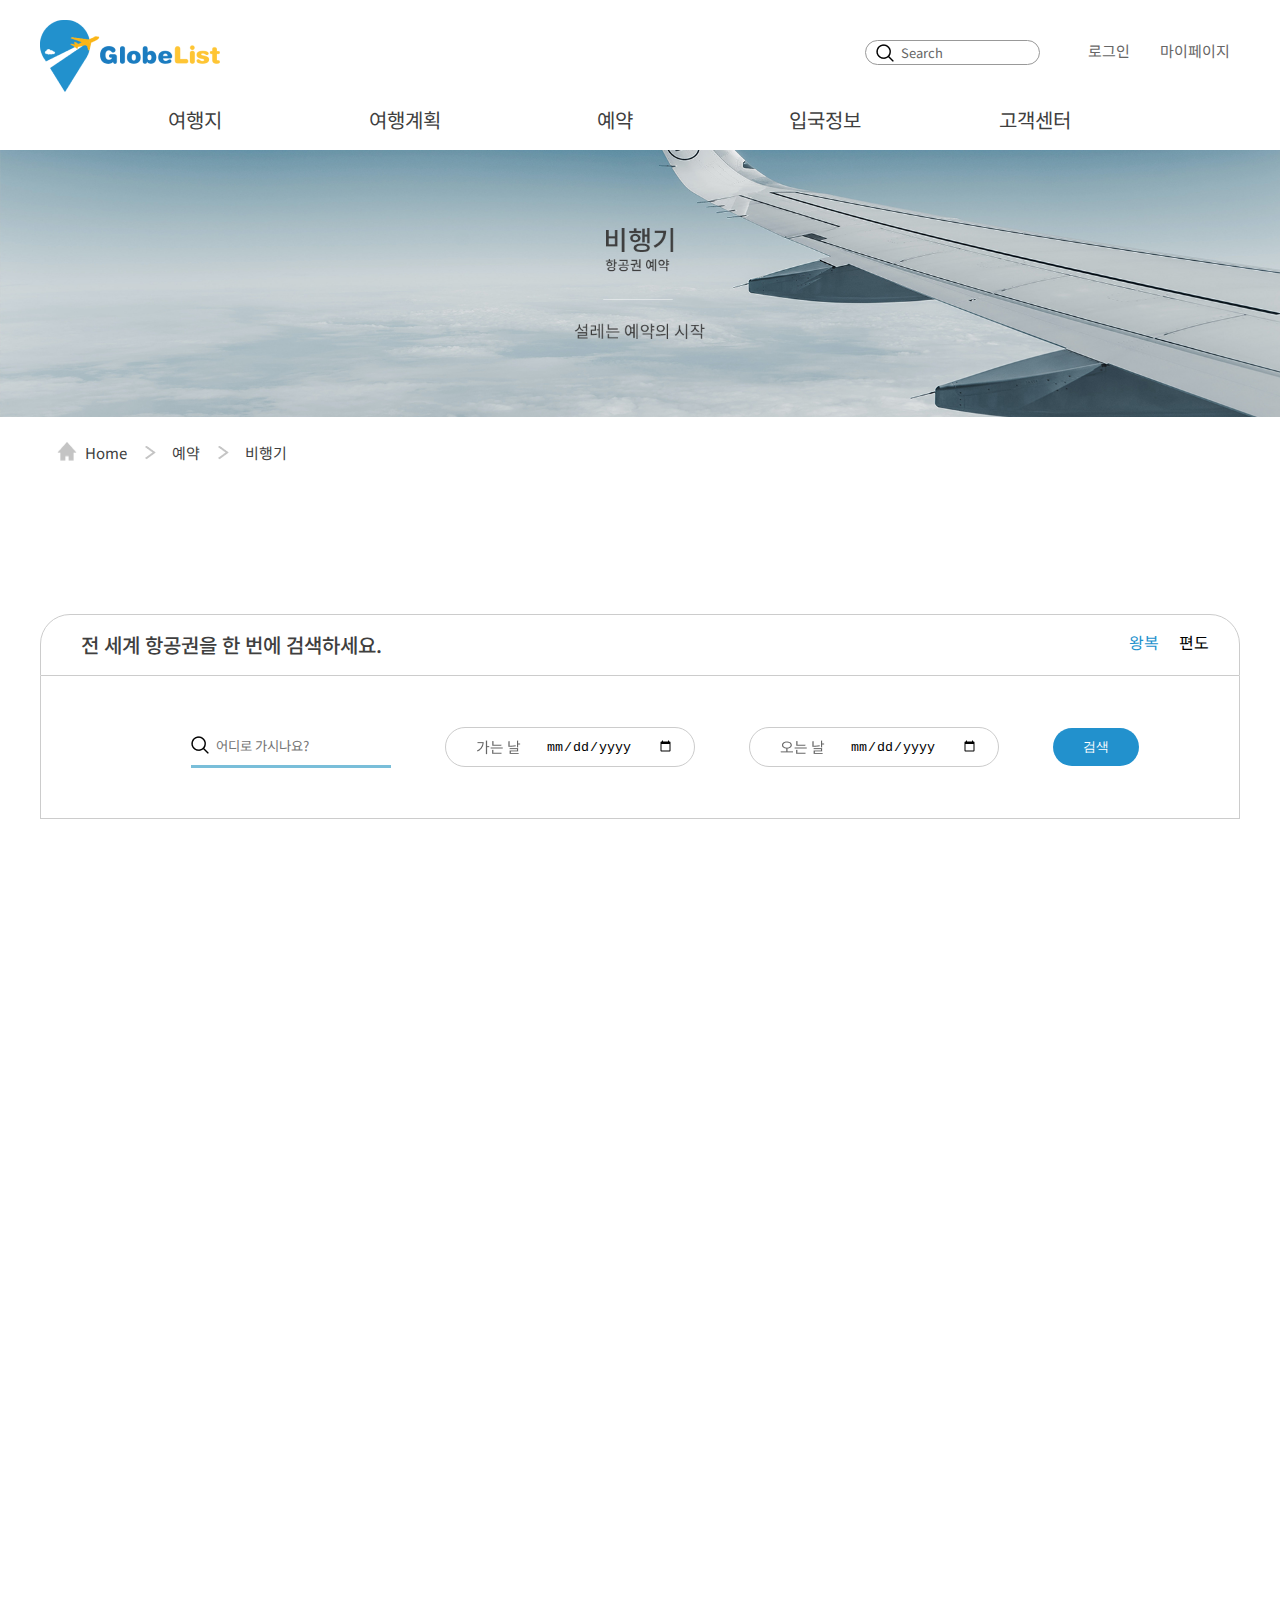
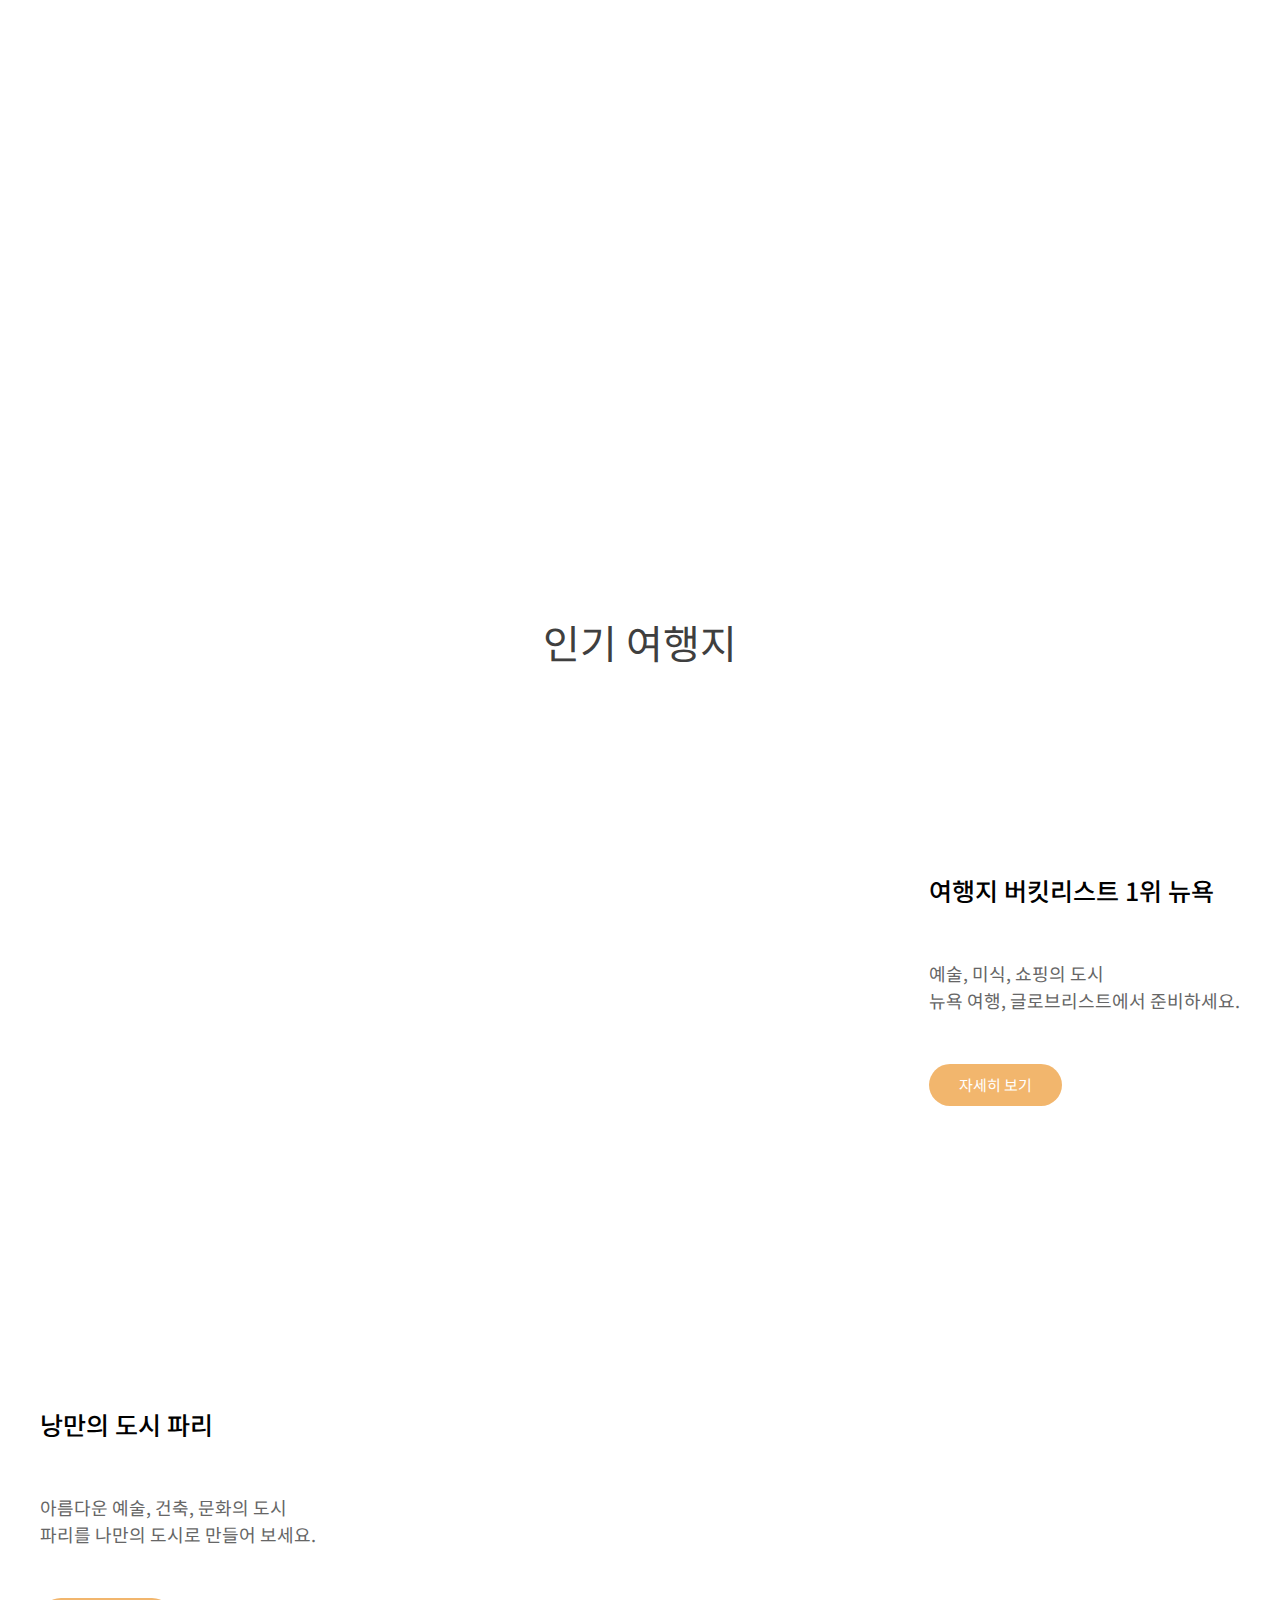
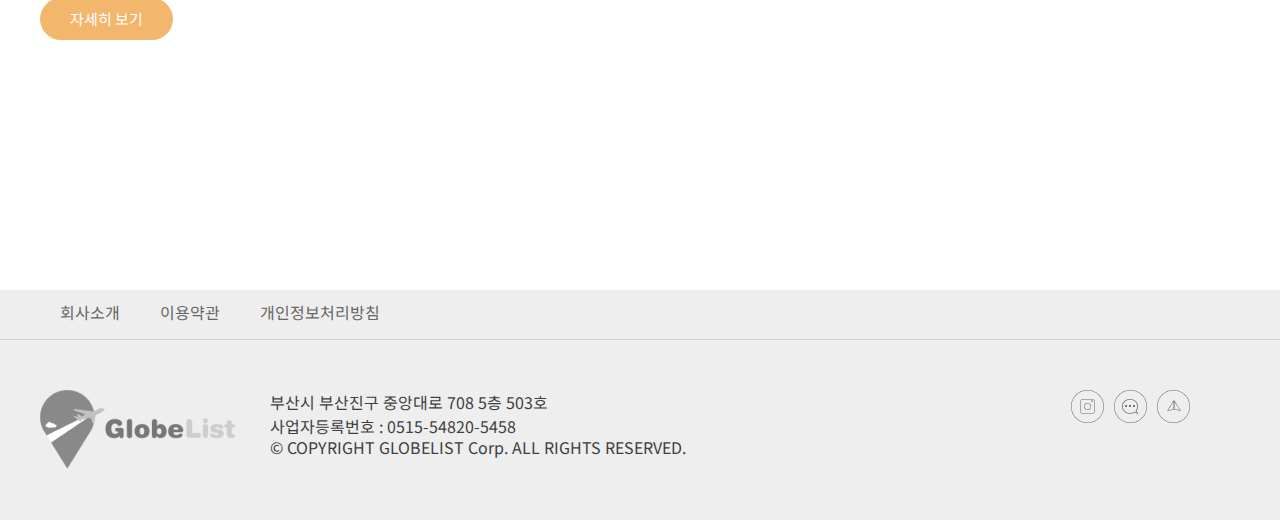
<file: sub/reserve.html>
<!DOCTYPE html>
<html lang="en">

<head>
    <meta charset="UTF-8">
    <meta http-equiv="X-UA-Compatible" content="IE=edge">
    <meta name="viewport" content="width=device-width, initial-scale=1.0">
    <!--og(open graph)-->
    <meta property="og:site_name" content="Globelist">
    <meta property="og:url" content="https://www.globelist.com">
    <meta property="og:type" content="website">
    <meta property="og:title" content="globelist">
    <meta property="og:description" content="글로브리스트에서 나만의 특별한 여행을 계획해보세요.">
    <meta property="og:image" content="images/og_image.jpg">

    <!--favicon-->
    <link rel="shortcut icon" href="../favicon.ico">
    <title>Globelist</title>
    <!--font-->
    <link
        href="https://fonts.googleapis.com/css2?family=Noto+Sans+KR:wght@300;400;500;700&family=Roboto:wght@300;400;500;700&display=swap"
        rel="stylesheet">
    <!--css-->
    <link rel="stylesheet" href="../css/common.css" type="text/css">
    <link rel="stylesheet" href="../css/slick.css" type="text/css">
    <link rel="stylesheet" href="../css/ani.css" type="text/css">
    <link rel="stylesheet" href="../css/sub.css" type="text/css">
    <!--js-->
    <script src="../js/jquery-3.6.0.min.js"></script>
    <script src="../js/slick.min.js"></script>
    <script src="../js/common.js"></script>
</head>

<body>
    <div id="wrap">
        <div class="modal">
            <div class="modal_inner">
                <input type="text" placeholder="도시, 국가, 키워드로 검색">
                <button>x</button>
            </div>
        </div>
        <div class="login">
            <div class="login_inner">
                <h3>Login</h3>
                <button class="close_login">X</button>
                <label for="input_id">Email&nbsp; :&nbsp;&nbsp;</label>
                <input id="input_id" type="text"> 
                <br><br>
                <label for="input_pw">Password&nbsp; :&nbsp;&nbsp;</label>
                <input id="input_pw" type="password"><br>
                <div class="login_btn"><a href="#">로그인</a></div>
                <h4>아직 회원이 아니신가요?</h4>
                <div class="join_btn"><a href="#">Join</a></div>
            </div>
        </div>

        <div class="join">
            <div class="join_inner">
                <h3>Join</h3>
                <button class="close_login">X</button>
                <label for="input_name">Name&nbsp; :&nbsp;&nbsp;</label>
                <input id="input_name" type="text">
                <br><br>
                <label for="input_email">Email&nbsp; :&nbsp;&nbsp;</label>
                <input id="input_email" type="text">
                <br><br>
                <label for="input_pnumber">Password&nbsp; :&nbsp;&nbsp;</label>
                <input id="input_pnumber" type="password" >
                <input id="input_join" type="submit" value="회원가입">
                
            </div>
        </div>
        <header id="header" class="inner">
            <h1><a href="../index.html">
                    <img src="../images/common/main_logo.png" alt="Globelist">
                </a></h1>
            <div class="sch">
                <p>Search</p>
            </div>
            <ul class="util">
                <li><a href="#">로그인</a></li>
                <li><a href="mypage.html">마이페이지</a></li>
            </ul>
            <nav>
                <ul class="gnb">
                    <li><a href="travel.html">여행지</a>
                        <ul class="submenu">
                            <li><a href="travel.html">인기 여행지</a></li>
                            <li><a href="#">인기 루트</a></li>
                        </ul>
                    </li>
                    <li><a href="swiss.html">여행계획</a>
                        <ul class="submenu">
                            <li><a href="swiss.html">관광 정보</a></li>
                            <li><a href="#">마이플래너</a></li>
                        </ul>
                    </li>
                    <li><a href="reserve.html">예약</a>
                        <ul class="submenu">
                            <li><a href="reserve.html">비행기</a></li>
                            <li><a href="#">숙소</a></li>
                            <li><a href="#">투어</a></li>
                        </ul>
                    </li>
                    <li><a href="info.html">입국정보</a>
                        <ul class="submenu">
                            <li><a href="info.html">자가격리규정</a></li>
                            <li><a href="#">여행가능지역</a></li>
                        </ul>
                    </li>
                    <li><a href="board.html">고객센터</a>
                        <ul class="submenu">
                            <li><a href="board.html">커뮤니티</a></li>
                            <li><a href="#">자주찾는 질문</a></li>
                        </ul>
                    </li>
                </ul>
            </nav>
            <div class="nav_bg"></div>
        </header>
        <!--header end-->

        <section id="res_sb">
            <img src="../images/sub2/reseve_sb.jpg" alt="비행기 예약">


        </section>

        <section class="breadcrumbs inner clearfix">
            <ul>
                <li><a href="../index.html">Home</a></li>
                <li><a href="reserve.html">예약</a></li>
                <li><a href="reserve.html">비행기</a></li>
                
            </ul>
        </section>

        <section id="contents" class="inner clearfix">
            

            <div class="tickets1 ">
                <div class="up_box clearfix">
                    <h3>전 세계 항공권을 한 번에 검색하세요.</h3>
                    <ul>
                        <li class="on"><a href="#">왕복</a> </li>
                        <li><a href="reserve-1.html">편도</a> </li>
                    </ul>
                </div>
                <form>
                    <fieldset>
                        <legend>비행기예약</legend>
                        <input type="text" placeholder="어디로 가시나요?">
                        <input type="date">
                        <input type="date">
                        <input type="submit" value="검색">

                    </fieldset>
                </form>
            </div>
            <!--tickets1-->

            <iframe
                src="https://www.google.com/maps/embed?pb=!1m14!1m12!1m3!1d56191504.871177875!2d-42.85427519206545!3d30.728033827456294!2m3!1f0!2f0!3f0!3m2!1i1024!2i768!4f13.1!5e0!3m2!1sko!2skr!4v1647406682975!5m2!1sko!2skr"
                allowfullscreen="" loading="lazy"></iframe>




            <div class="tickets2 clearfix ani_stop ani-start-fadeUp ani-delay-04">
                <h3>특가 항공권</h3>
                <ul>
                    <li>
                        <a href="#">
                            <img src="../images/sub2/greece.jpg" alt="그리스">
                            <dl>
                                <dt>그리스</dt>
                                <dd>1,246,000 ~ <span> 7일 일정 </dd>
                            </dl>
                        </a>
                        <div class="detail">
                            <a href="#">자세히보기</a>
                        </div>
                    </li>
                    <li>
                        <a href="#">
                            <img src="../images/sub2/croatia.jpg" alt="크로아티아">
                            <dl>
                                <dt>크로아티아</dt>
                                <dd>1,548,000 ~ <span> 5일 일정 </dd>
                            </dl>
                        </a>
                        <div class="detail">
                            <a href="#">자세히보기</a>
                        </div>
                    </li>
                    <li>
                        <a href="#">
                            <img src="../images/sub2/hungary.jpg" alt="헝가리">
                            <dl>
                                <dt>헝가리</dt>
                                <dd>1,061,000 ~ <span> 3일 일정 </dd>
                            </dl>
                        </a>
                        <div class="detail">
                            <a href="#">자세히보기</a>
                        </div>
                    </li>
                    <li>
                        <a href="#">
                            <img src="../images/sub2/sydney.jpg" alt="시드니">
                            <dl>
                                <dt>시드니</dt>
                                <dd>2,561,000 ~ <span> 7일 일정 </dd>
                            </dl>
                        </a>
                        <div class="detail">
                            <a href="#">자세히보기</a>
                        </div>
                    </li>
                    
                    <li>
                        <a href="#">
                            <img src="../images/sub2/sanfra.jpg" alt="샌프란시스코">
                            <dl>
                                <dt>샌프란시스코</dt>
                                <dd>2,116,000 ~ <span> 10일 일정 </dd>
                            </dl>
                        </a>
                        <div class="detail">
                            <a href="#">자세히보기</a>
                        </div>
                    </li>
                    <li>
                        <a href="#">
                            <img src="../images/sub2/newzil.jpg" alt="뉴질랜드">
                            <dl>
                                <dt>뉴질랜드</dt>
                                <dd>3,000,000 ~ <span> 9일 일정 </dd>
                            </dl>
                        </a>
                        <div class="detail">
                            <a href="#">자세히보기</a>
                        </div>
                    </li>
                </ul>
            </div>
            <!--tickets2-->



            <div class="tickets3 clearfix">
                <h3>인기 여행지</h3>
                <img src="../images/sub2/nypark.jpg" alt="뉴욕" class="ani_stop ani-start-fadeLeftReverse ">
                <div>                
                <dl>
                    <dt>여행지 버킷리스트 1위 뉴욕</dt>
                    <dd>예술, 미식, 쇼핑의 도시<br>
                        뉴욕 여행, 글로브리스트에서 준비하세요.</dd>
                </dl>
                <a href="#">자세히 보기</a>
            </div>

            </div>
            <!--ticket3-->

            <div class="tickets4 clearfix">
                <img src="../images/sub2/parisriver.jpg" alt="파리" class="ani_stop ani-start-fadeLeft ">
                <div>
                <dl>
                    <dt>낭만의 도시 파리</dt>
                    <dd>아름다운 예술, 건축, 문화의 도시<br>
                        파리를 나만의 도시로 만들어 보세요.
                    </dd>
                </dl>
                <a href="#">자세히 보기</a>
            </div>
            </div>
            <!--ticket4-->


        </section>
        <!--contents-->

        <footer id="footer">
            <div class="footer_line">
                <div class="inner">
                    <ul class="company">
                        <li><a href="#">회사소개</a></li>
                        <li><a href="#">이용약관</a></li>
                        <li><a href="#">개인정보처리방침</a></li>
                    </ul>
                </div>
            </div>

            <div class="inner">

                <h3><img src="../images/common/footer_logo.png" alt="Globelist"></h3>

                <address>부산시 부산진구 중앙대로 708 5층 503호<br>
                    사업자등록번호 : 0515-54820-5458
                </address>
                <p class="copy">&copy; COPYRIGHT GLOBELIST Corp. ALL RIGHTS RESERVED.</p>
                <ul class="sns">
                    <li><a href="#"><img src="../images/common/sns_insta.png" alt="insta"></a></li>
                    <li><a href="#"><img src="../images/common/sns_chat.png" alt="kakaotalk"></a></li>
                    <li><a href="#"><img src="../images/common/sns_mail.png" alt="mail"></a></li>
                </ul>
            </div>
        </footer>
        <!--footer end-->
        <a href="#" id="gotop"><img src="../images/common/btn_gotop.png" alt="위로"></a>
    </div>
</body>

</html>
</file>
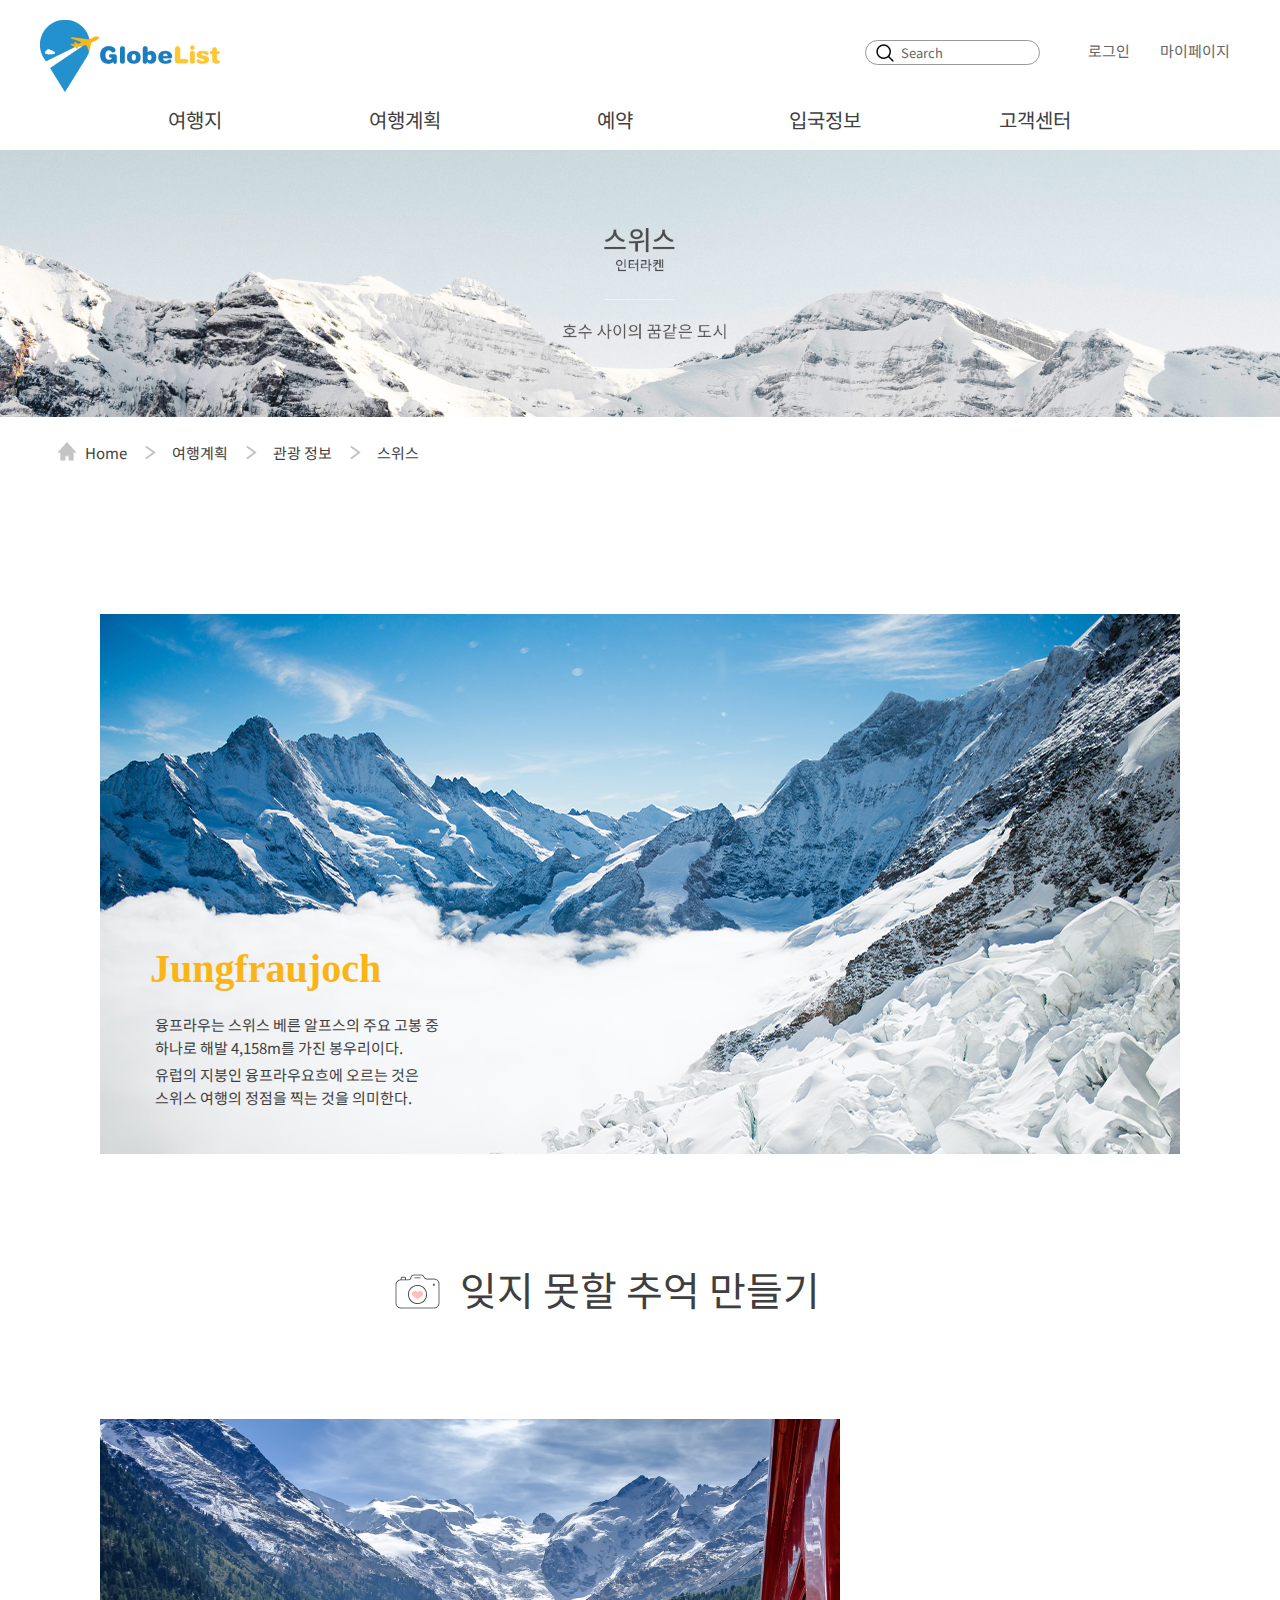
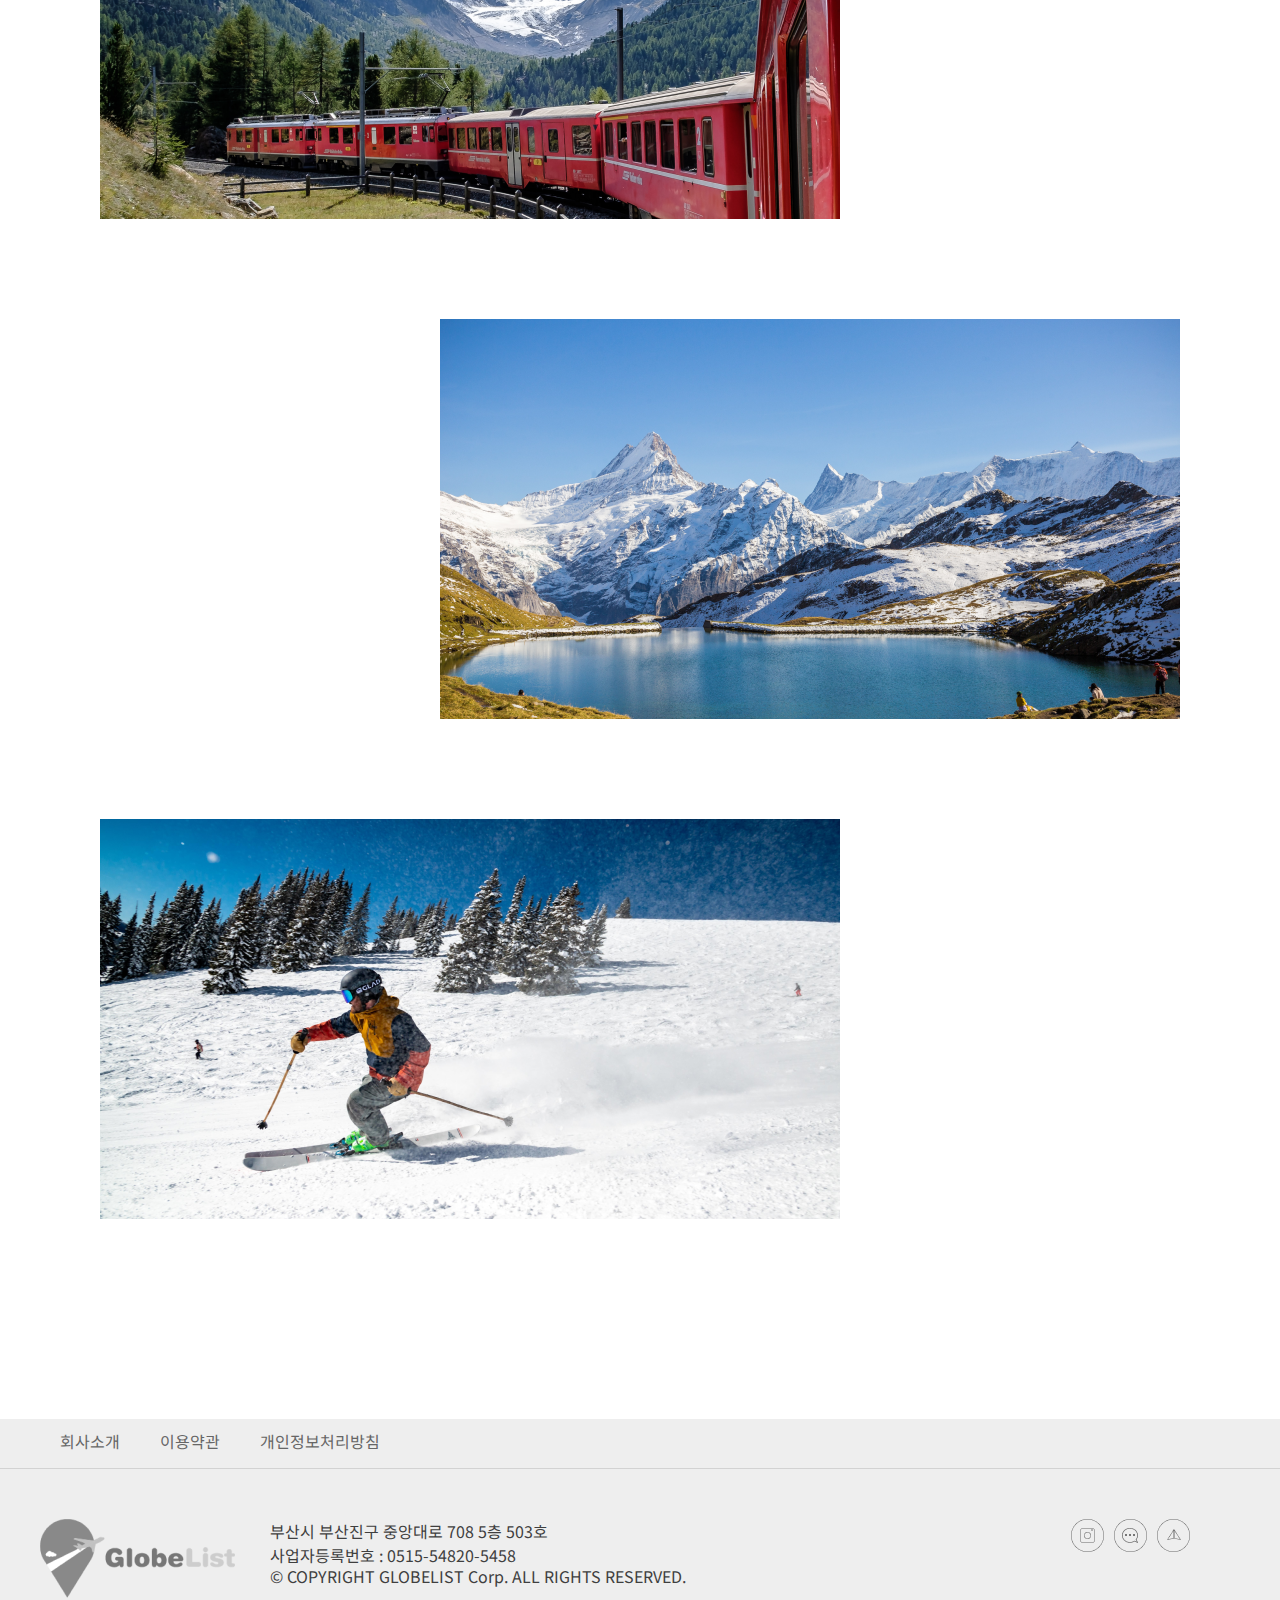
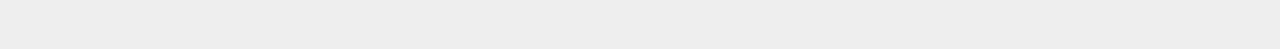
<file: sub/swiss.html>
<!DOCTYPE html>
<html lang="en">

<head>
    <meta charset="UTF-8">
    <meta http-equiv="X-UA-Compatible" content="IE=edge">
    <meta name="viewport" content="width=device-width, initial-scale=1.0">
    <!--favicon-->
    <link rel="shortcut icon" href="../favicon.ico">
    <title>Globelist</title>
    <!--font-->
    <link
        href="https://fonts.googleapis.com/css2?family=Noto+Sans+KR:wght@300;400;500;700&family=Roboto:wght@300;400;500;700&display=swap"
        rel="stylesheet">
    <!--css-->
    <link rel="stylesheet" href="../css/common.css" type="text/css">
    <link rel="stylesheet" href="../css/slick.css" type="text/css">
    <link rel="stylesheet" href="../css/ani.css" type="text/css">
    <link rel="stylesheet" href="../css/sub.css" type="text/css">
    <!--js-->
    <script src="../js/jquery-3.6.0.min.js"></script>
    <script src="../js/slick.min.js"></script>
    <script src="../js/common.js"></script>
</head>

<body>
    <div id="wrap">
        <div class="modal">
            <div class="modal_inner">
                <input type="text" placeholder="도시, 국가, 키워드로 검색">
                <button>x</button>
            </div>
        </div>
        <div class="login">
            <div class="login_inner">
                <h3>Login</h3>
                <button class="close_login">X</button>
                <label for="input_id">Email&nbsp; :&nbsp;&nbsp;</label>
                <input id="input_id" type="text"> 
                <br><br>
                <label for="input_pw">Password&nbsp; :&nbsp;&nbsp;</label>
                <input id="input_pw" type="password"><br>
                <div class="login_btn"><a href="#">로그인</a></div>
                <h4>아직 회원이 아니신가요?</h4>
                <div class="join_btn"><a href="#">Join</a></div>
            </div>
        </div>

        <div class="join">
            <div class="join_inner">
                <h3>Join</h3>
                <button class="close_login">X</button>
                <label for="input_name">Name&nbsp; :&nbsp;&nbsp;</label>
                <input id="input_name" type="text">
                <br><br>
                <label for="input_email">Email&nbsp; :&nbsp;&nbsp;</label>
                <input id="input_email" type="text">
                <br><br>
                <label for="input_pnumber">Password&nbsp; :&nbsp;&nbsp;</label>
                <input id="input_pnumber" type="password" >
                <input id="input_join" type="submit" value="회원가입">
                
            </div>
        </div>
        <header id="header" class="inner">
            <h1><a href="../index.html">
                    <img src="../images/common/main_logo.png" alt="Globelist">
                </a></h1>
            <div class="sch"><p>Search</p></div>
            <ul class="util">
                <li><a href="#">로그인</a></li>
                <li><a href="mypage.html">마이페이지</a></li>
            </ul>
            <nav>
                <ul class="gnb">
                    <li><a href="travel.html">여행지</a>
                        <ul class="submenu">
                            <li><a href="travel.html">인기 여행지</a></li>
                            <li><a href="#">인기 루트</a></li>
                        </ul>
                    </li>
                    <li><a href="swiss.html">여행계획</a>
                        <ul class="submenu">
                            <li><a href="swiss.html">관광 정보</a></li>
                            <li><a href="#">마이플래너</a></li>
                        </ul>
                    </li>
                    <li><a href="reserve.html">예약</a>
                        <ul class="submenu">
                            <li><a href="reserve.html">비행기</a></li>
                            <li><a href="#">숙소</a></li>
                            <li><a href="#">투어</a></li>
                        </ul>
                    </li>
                    <li><a href="info.html">입국정보</a>
                        <ul class="submenu">
                            <li><a href="info.html">자가격리규정</a></li>
                            <li><a href="#">여행가능지역</a></li>
                        </ul>
                    </li>
                    <li><a href="board.html">고객센터</a>
                        <ul class="submenu">
                            <li><a href="board.html">커뮤니티</a></li>
                            <li><a href="#">자주찾는 질문</a></li>
                        </ul>
                    </li>
                </ul>
            </nav>
            <div class="nav_bg"></div>
        </header>
        <!--header end-->

        <section id="sb">
            <h2><img src="../images/sub2/interlaken.jpg" alt="인터라켄"></h2>
            
           
        </section>
        <!--sb end-->
        <section class="breadcrumbs inner clearfix">
            <ul>
                <li><a href="../index.html">Home</a></li>
                <li><a href="board.html">여행계획</a></li>
                <li><a href="board.html">관광 정보</a></li>
                <li><a href="board.html">스위스</a></li>
                
            </ul>
        </section>
          
        <section id="container" class="inner clearfix">
                
                <div class="align">
                <div class="imgtitle">
                    <img src="../images/sub2/jungfrau2.jpg" alt="융프라우">
                    <h2>Jungfraujoch</h2>
                    <p>융프라우는 스위스 베른 알프스의 주요 고봉 중<br>
                    하나로 해발 4,158m를 가진 봉우리이다.</p>
                    <p>유럽의 지붕인 융프라우요흐에 오르는 것은<br>
                        스위스 여행의 정점을 찍는 것을 의미한다.</p>
                </div>

                <div class="memory">
                    <h2>잊지 못할 추억 만들기</h2>

                    <div class="tip">
                        <img src="../images/sub2/train.jpg" alt="열차">
                        <dl class="ani_stop ani-start-fadeRight">
                            <dt>Tip. 1</dt>
                            <dd>융프라우로 가는<br>
                                빨간 열차가 기다리는<br>
                                마지막 환승지인 클라이네<br> 샤이텍에서는 웅장한 아이<br>
                                거 북벽을 만날 수 있습니다.<br>
                                이 기차를 타고 알프스 산맥<br>
                                의 풍경을 감상해보세요.
                            </dd>
                        </dl>
                    </div>
                    <div class="tip1">
                        <img src="../images/sub2/lake.jpg" alt="호수">
                        <dl class="ani_stop ani-start-fadeLeftReverse">
                            <dt>Tip. 2</dt>
                            <dd>알프스 산의 봉우리들과<br> 
                                푸른 들판이 이어지는 그림<br>
                                같은 풍경을 볼 수 있는 피르<br> 
                                스트에서 멋진 호수를 볼 수<br> 
                                있는 바흐알프 호수까지<br> 
                                여유롭게 트래킹 해보세요.
                            </dd>
                        </dl>
                    </div>
                    <div class="tip">
                        <img src="../images/sub2/ski.jpg" alt="스키">
                        <dl class="ani_stop ani-start-fadeRight">
                            <dt>Tip. 3</dt>
                            <dd>스키, 보드, 티롤리안,<br>
                                눈썰매 등의 겨울 스포츠를<br>
                                즐길 수 있습니다. 만년설<br>
                                속에서 액티비티를 즐기며<br>
                                잊지 못할 추억을 만들어<br>
                                보세요.
                            </dd>
                        </dl>
                    </div>

                </div><!--memory end-->
                
                
            </div><!--align end-->
        </section>
        <!--container end-->


        <footer id="footer">
            <div class="footer_line">
                <div class="inner">
                    <ul class="company">
                        <li><a href="#">회사소개</a></li>
                        <li><a href="#">이용약관</a></li>
                        <li><a href="#">개인정보처리방침</a></li>
                    </ul>
                </div>
            </div>

            <div class="inner">
            
            <h3><img src="../images/common/footer_logo.png" alt="Globelist"></h3>
            
            <address>부산시 부산진구 중앙대로 708 5층 503호<br>
            사업자등록번호 : 0515-54820-5458
            </address>
            <p class="copy">&copy; COPYRIGHT GLOBELIST Corp. ALL RIGHTS RESERVED.</p>
            <ul class="sns">
                <li><a href="#"><img src="../images/common/sns_insta.png" alt="insta"></a></li>
                <li><a href="#"><img src="../images/common/sns_chat.png" alt="kakaotalk"></a></li>
                <li><a href="#"><img src="../images/common/sns_mail.png" alt="mail"></a></li>
            </ul>
            </div>
        </footer>
        <!--footer end-->
        <a href="#" id="gotop"><img src="../images/common/btn_gotop.png" alt="위로"></a>
    </div><!--wrap end-->
</body>

</html>
</file>
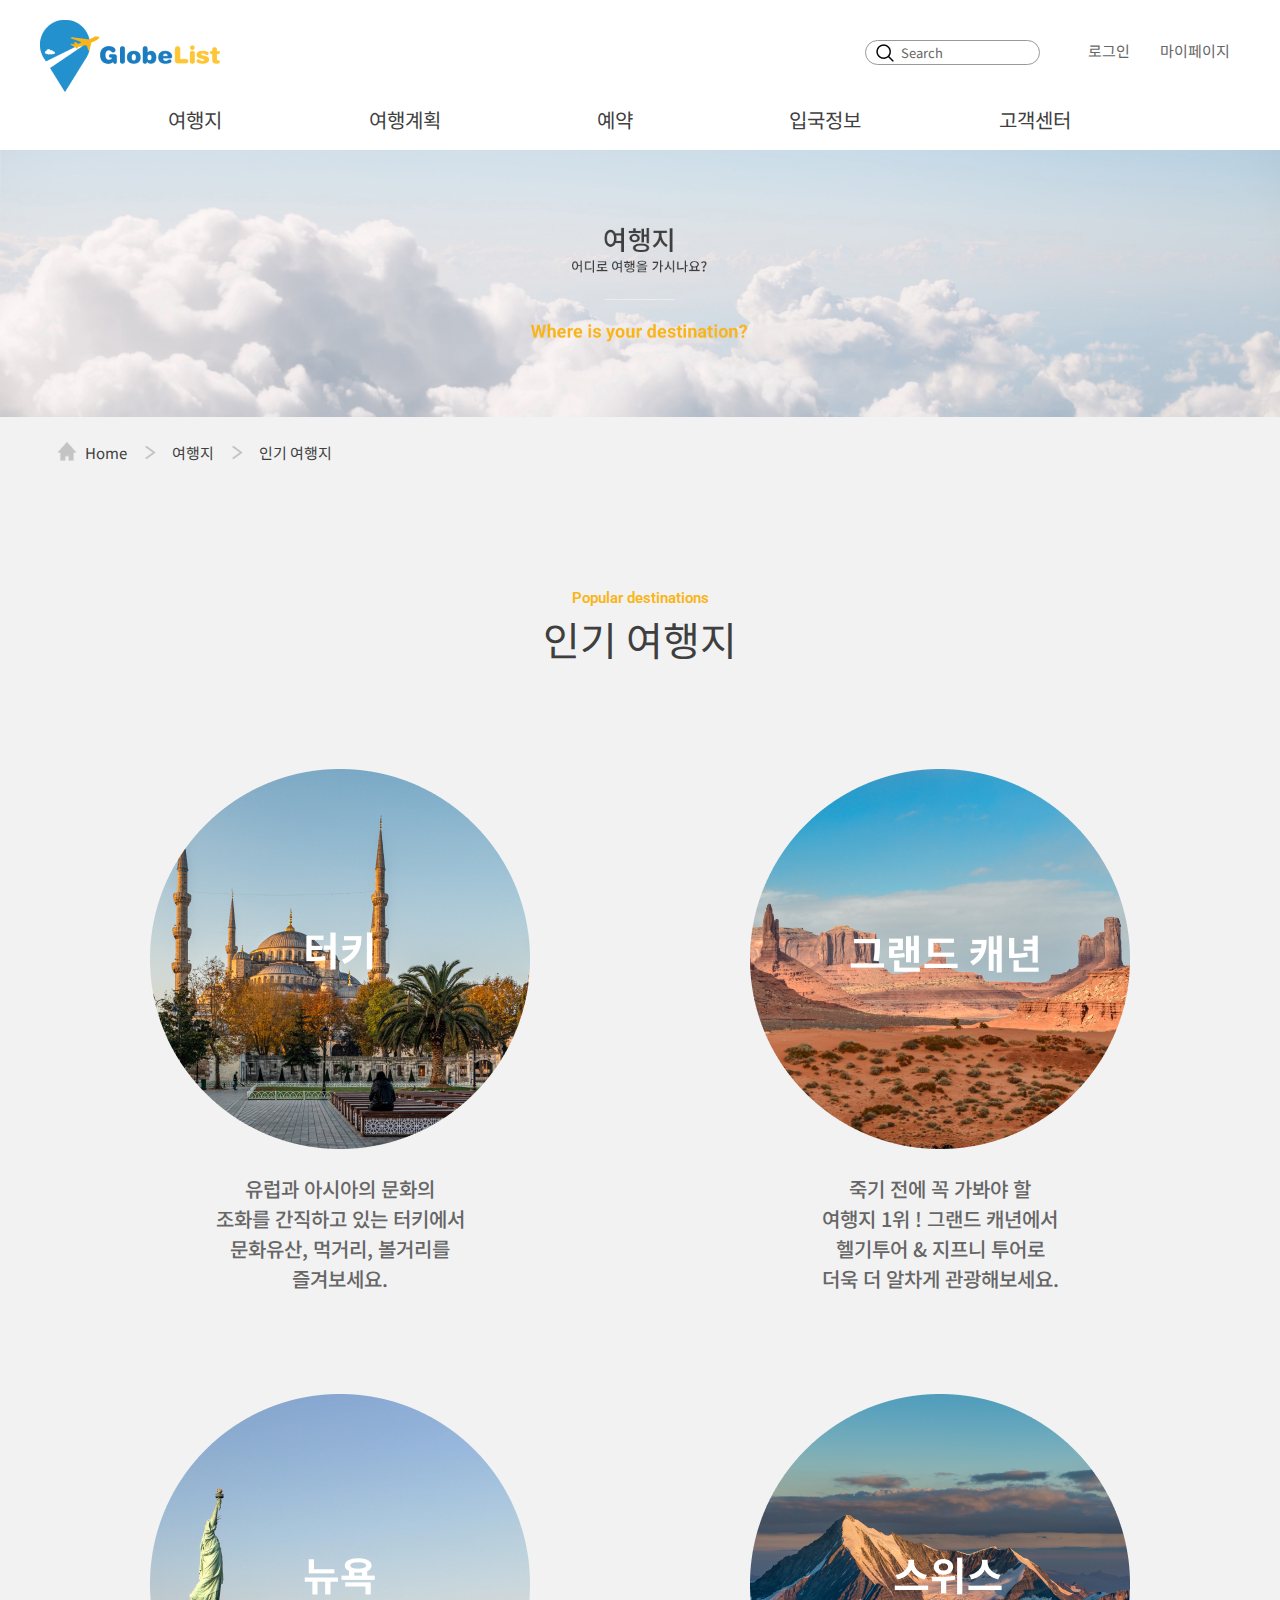
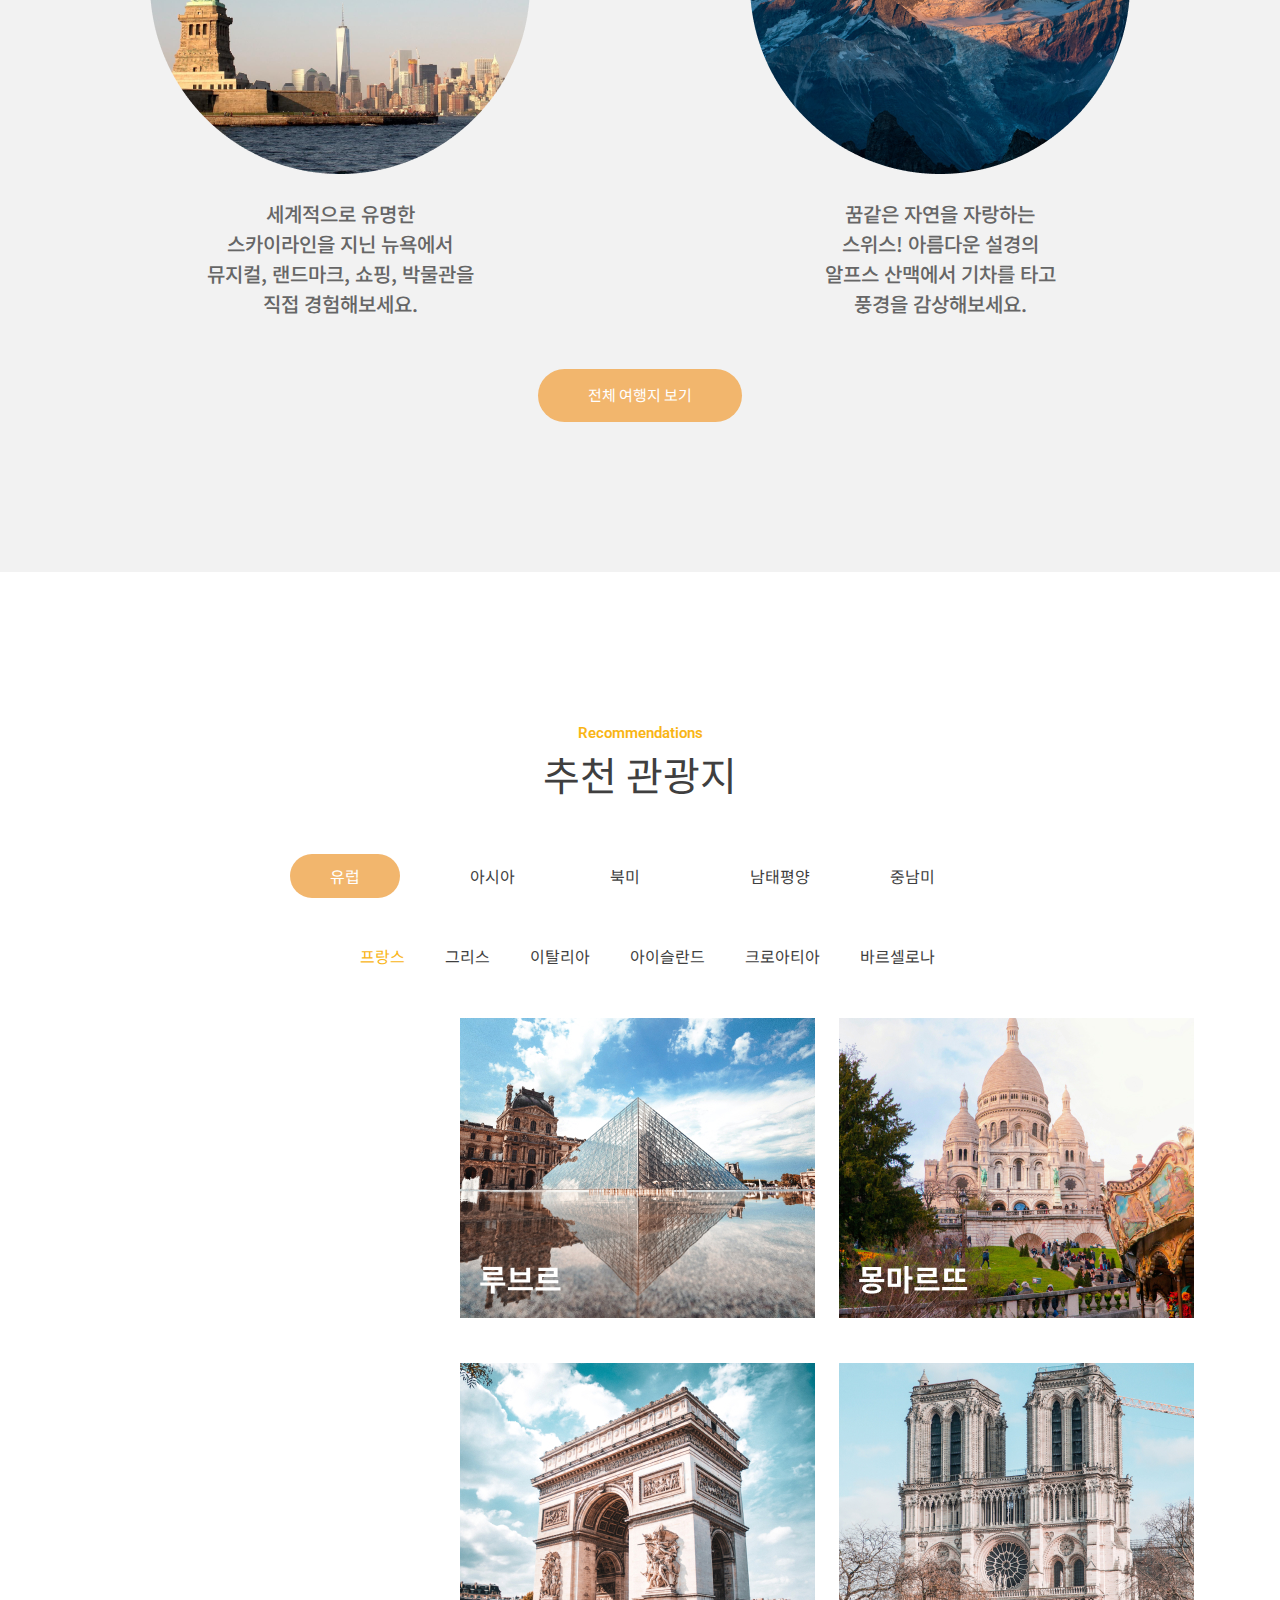
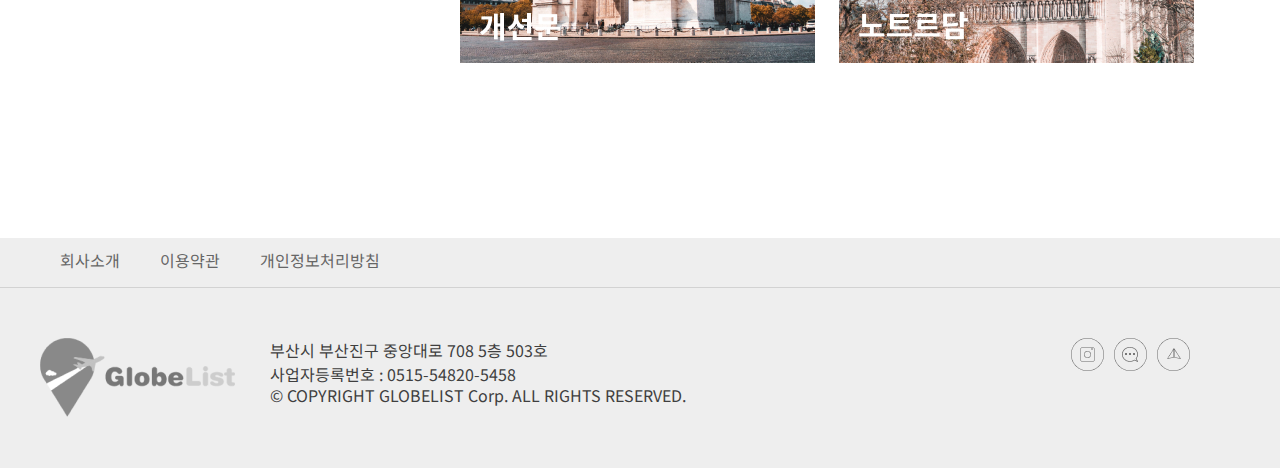
<file: sub/travel.html>
<!DOCTYPE html>
<html lang="en">

<head>
    <meta charset="UTF-8">
    <meta http-equiv="X-UA-Compatible" content="IE=edge">
    <meta name="viewport" content="width=device-width, initial-scale=1.0">
    <!--favicon-->
    <link rel="shortcut icon" href="../favicon.ico">
    <title>Globelist</title>
    <!--font-->
    <link
        href="https://fonts.googleapis.com/css2?family=Noto+Sans+KR:wght@300;400;500;700&family=Roboto:wght@300;400;500;700&display=swap"
        rel="stylesheet">
    <!--css-->
    <link rel="stylesheet" href="../css/common.css" type="text/css">
    <link rel="stylesheet" href="../css/slick.css" type="text/css">
    <link rel="stylesheet" href="../css/ani.css" type="text/css">
    <link rel="stylesheet" href="../css/sub.css" type="text/css">
    <!--js-->
    <script src="../js/jquery-3.6.0.min.js"></script>
    <script src="../js/slick.min.js"></script>
    <script src="../js/common.js"></script>
</head>

<body>
    <div id="wrap">
        <div class="modal">
            <div class="modal_inner">
                <input type="text" placeholder="도시, 국가, 키워드로 검색">
                <button>x</button>
            </div>
        </div>
        <div class="login">
            <div class="login_inner">
                <h3>Login</h3>
                <button class="close_login">X</button>
                <label for="input_id">Email&nbsp; :&nbsp;&nbsp;</label>
                <input id="input_id" type="text"> 
                <br><br>
                <label for="input_pw">Password&nbsp; :&nbsp;&nbsp;</label>
                <input id="input_pw" type="password"><br>
                <div class="login_btn"><a href="#">로그인</a></div>
                <h4>아직 회원이 아니신가요?</h4>
                <div class="join_btn"><a href="#">Join</a></div>
            </div>
        </div>

        <div class="join">
            <div class="join_inner">
                <h3>Join</h3>
                <button class="close_login">X</button>
                <label for="input_name">Name&nbsp; :&nbsp;&nbsp;</label>
                <input id="input_name" type="text">
                <br><br>
                <label for="input_email">Email&nbsp; :&nbsp;&nbsp;</label>
                <input id="input_email" type="text">
                <br><br>
                <label for="input_pnumber">Password&nbsp; :&nbsp;&nbsp;</label>
                <input id="input_pnumber" type="password" >
                <input id="input_join" type="submit" value="회원가입">
                
            </div>
        </div>
        <header id="header" class="inner">
            <h1><a href="../index.html">
                    <img src="../images/common/main_logo.png" alt="Globelist">
                </a></h1>
            <div class="sch">
                <p>Search</p>
            </div>
            <ul class="util">
                <li><a href="#">로그인</a></li>
                <li><a href="mypage.html">마이페이지</a></li>
            </ul>
            <nav>
                <ul class="gnb">
                    <li><a href="#">여행지</a>
                        <ul class="submenu">
                            <li><a href="#">인기 여행지</a></li>
                            <li><a href="#">인기 루트</a></li>
                        </ul>
                    </li>
                    <li><a href="swiss.html">여행계획</a>
                        <ul class="submenu">
                            <li><a href="swiss.html">관광 정보</a></li>
                            <li><a href="#">마이플래너</a></li>
                        </ul>
                    </li>
                    <li><a href="reserve.html">예약</a>
                        <ul class="submenu">
                            <li><a href="reserve.html">비행기</a></li>
                            <li><a href="#">숙소</a></li>
                            <li><a href="#">투어</a></li>
                        </ul>
                    </li>
                    <li><a href="info.html">입국정보</a>
                        <ul class="submenu">
                            <li><a href="info.html">자가격리규정</a></li>
                            <li><a href="#">여행가능지역</a></li>
                        </ul>
                    </li>
                    <li><a href="board.html">고객센터</a>
                        <ul class="submenu">
                            <li><a href="board.html">커뮤니티</a></li>
                            <li><a href="#">자주찾는 질문</a></li>
                        </ul>
                    </li>
                </ul>
            </nav>
            <div class="nav_bg"></div>
        </header>
        <!--header end-->

        <section id="sb">
            <h2><img src="../images/sub1/destination.jpg" alt="여행지"></h2>


        </section>
        <!--sb end-->
        

        <section id="container1">

            <div class="inner clearfix">
                <div class="breadcrumbs">
                    <ul>
                        <li><a href="../index.html">Home</a></li>
                        <li><a href="travel.html">여행지</a></li>
                        <li><a href="travel.html">인기 여행지</a></li>
                    </ul>
                </div>
                <!--breandcrumbs end-->

                <div class="sec1 clearfix">
                    <p class="sub_title">Popular destinations</p>
                    <h3>인기 여행지</h3>
                    <div class="box">
                        <div class="popular">
                            <div><a href="#"><img src="../images/sub1/turkey.png" alt="터키"></a></div>
                            <p class="enjoy">
                                유럽과 아시아의 문화의<br>
                                조화를 간직하고 있는 터키에서<br>
                                문화유산, 먹거리, 볼거리를<br>
                                즐겨보세요.
                            </p>
                        </div>
                        <div class="popular">
                            <div><a href="#"><img src="../images/sub1/canyon.jpg" alt="캐년"></a></div>
                            <p class="enjoy">
                                죽기 전에 꼭 가봐야 할<br>
                                여행지 1위 ! 그랜드 캐년에서<br>
                                헬기투어 &amp; 지프니 투어로<br>
                                더욱 더 알차게 관광해보세요.
                            </p>
                        </div>
                    </div>
                    <!--box end-->
                    <div class="box">
                        <div class="popular">
                            <div><a href="#"><img src="../images/sub1/newyork.jpg" alt="뉴욕"></a></div>
                            <p class="enjoy">
                                세계적으로 유명한<br>
                                스카이라인을 지닌 뉴욕에서<br>
                                뮤지컬, 랜드마크, 쇼핑, 박물관을<br>
                                직접 경험해보세요.
                            </p>
                        </div>
                        <div class="popular">
                            <div><a href="swiss.html"><img src="../images/sub1/swiss.jpg" alt="스위스"></a></div>
                            <p class="enjoy">
                                꿈같은 자연을 자랑하는<br>
                                스위스! 아름다운 설경의<br>
                                알프스 산맥에서 기차를 타고<br>
                                풍경을 감상해보세요.
                            </p>
                        </div>
                    </div>
                    <!--box-->

                    <a href="#" class="more">전체 여행지 보기</a>

                </div>
                <!--sec1 end-->
                </div>
        </section>

        <section id="container2">

            <div class="sec2 inner clearfix">
                <p class="sub_title"> Recommendations</p>
                <h3>추천 관광지</h3>
                <ul class="continental">
                    <li class="active"><a href="#">유럽</a></li>
                    <li><a href="#">아시아</a></li>
                    <li><a href="#">북미</a></li>
                    <li><a href="#">남태평양</a></li>
                    <li><a href="#">중남미</a></li>
                </ul>
                <ul class="country">
                    <li class="active"><a href="#">프랑스</a></li>
                    <li><a href="#">그리스</a></li>
                    <li><a href="#">이탈리아</a></li>
                    <li><a href="#">아이슬란드</a></li>
                    <li><a href="#">크로아티아</a></li>
                    <li><a href="#">바르셀로나</a></li>
                </ul>
                <div class="paris">
                    <div class="paris1 ani_stop ani-start-flipX">
                        <img src="../images/sub1/effel.jpg" alt="에펠탑">
                    </div>
                    <div class="paris2">
                        <img src="../images/sub1/rouvre.jpg" alt="루브르" class="ruv">
                        <img src="../images/sub1/montmart.jpg" alt="몽마르뜨">

                    </div>
                    <div>
                        <img src="../images/sub1/arc.jpg" alt="개선문" class="ruv">
                        <img src="../images/sub1/notredam.jpg" alt="노트르담">
                    </div>
                </div>
                <!--paris end-->

            </div>
            <!--sec2 end-->

    
    </section>
    <!--container2 end-->


    <footer id="footer">
        <div class="footer_line">
            <div class="inner">
                <ul class="company">
                    <li><a href="#">회사소개</a></li>
                    <li><a href="#">이용약관</a></li>
                    <li><a href="#">개인정보처리방침</a></li>
                </ul>
            </div>
        </div>

        <div class="inner">

            <h3><img src="../images/common/footer_logo.png" alt="Globelist"></h3>

            <address>부산시 부산진구 중앙대로 708 5층 503호<br>
                사업자등록번호 : 0515-54820-5458
            </address>
            <p class="copy">&copy; COPYRIGHT GLOBELIST Corp. ALL RIGHTS RESERVED.</p>
            <ul class="sns">
                <li><a href="#"><img src="../images/common/sns_insta.png" alt="insta"></a></li>
                <li><a href="#"><img src="../images/common/sns_chat.png" alt="kakaotalk"></a></li>
                <li><a href="#"><img src="../images/common/sns_mail.png" alt="mail"></a></li>
            </ul>
        </div>
    </footer>
    <!--footer end-->
    <a href="#" id="gotop"><img src="../images/common/btn_gotop.png" alt="위로"></a>
    </div>
    <!--wrap end-->
</body>

</html>
</file>
<file: css/common.css>
@charset "utf-8";

*{padding: 0; margin: 0 auto; box-sizing: border-box;}

table{border-collapse: collapse; width: 100%;}
ol,ul{list-style:none;}
a{text-decoration: none; color: #000;}
address{font-style: normal;}
legend,caption{display: none;}
fieldset{border: 0;}


body{font-family: 'Noto Sans KR', 'roboto', sans-serif;  font-size: 100%; line-height: 1.5; color: #000;}
#wrap{overflow-x: hidden; min-width: 1200px;}


.inner{width: 1200px; margin: 0 auto;}
.clearfix:after{content: ''; display: block; clear: both;}



/* 수직정렬 */
input, select, textarea { vertical-align: middle; }
</file>
<file: css/ani.css>
@charset "utf-8";


.ani_stop {
    animation-name: none !important;
    -webkit-animation-name: none !important;
    opacity: 0;
}

[class *= ani-start] {
	animation-delay:0s;
	-webkit-animation-delay:0s;
	animation-duration:1.2s;
	-webkit-animation-duration:1;
	animation-fill-mode: both;
	-webkit-animation-fill-mode: both;
	animation-direction: alternate;
	-webkit-animation-direction: alternate;
}
.ani-start-fadeIn {
	animation-name:fadeIn;
	-webkit-animation-name:fadeIn;
}
.ani-start-fadeUp {
	animation-name:fadeUp;
	-webkit-animation-name:fadeUp;
}
.ani-start-fadeDown {
	animation-name:fadeDown;
	-webkit-animation-name:fadeDown;
}
.ani-start-fadeLeft {
	animation-name:fadeLeft;
	-webkit-animation-name:fadeLeft;
}
.ani-start-fadeLeftReverse {
	animation-name:fadeLeftReverse;
	-webkit-animation-name:fadeLeftReverse;
}
.ani-start-fadeRight {
	animation-name:fadeRight;
	-webkit-animation-name:fadeRight;
}
.ani-start-zoomIn {
	animation-name:zoomIn;
	-webkit-animation-name:zoomIn;
}
.ani-start-flipX {
	animation-name:flipX;
	-webkit-animation-name:flipX;
}

.ani-delay-03 {
	animation-delay:0.2s;
	-webkit-animation-delay:0.2s;
}
.ani-delay-04 {
	animation-delay:0.3s;
	-webkit-animation-delay:0.3s;
}
.ani-delay-05 {
	animation-delay:0.4s;
	-webkit-animation-delay:0.4s;
}
.ani-delay-06 {
	animation-delay:0.5s;
	-webkit-animation-delay:0.5s;
}
.ani-delay-07 {
	animation-delay:0.6s;
	-webkit-animation-delay:0.6s;
}
.ani-delay-08 {
	animation-delay:0.7s;
	-webkit-animation-delay:0.7s;
}
.ani-delay-09 {
	animation-delay:0.8s;
	-webkit-animation-delay:0.8s;
}
.ani-delay-10 {
	animation-delay:0.9s;
	-webkit-animation-delay:0.9s;
}
.ani-delay-11 {
	animation-delay:1s;
	-webkit-animation-delay:1s;
}
.ani-delay-12 {
	animation-delay:1.1s;
	-webkit-animation-delay:1.1s;
}



@keyframes scroll_ani {
  0%   { transform: translateY(0); opacity: 1; }
  25%  { opacity: 1; }
  75%  { transform: translateY(.75em); opacity: 0; }
  100% { transform: translateY(0); opacity: 0; }
}

@keyframes btn2_ani {
  0%   {transform: translate(0,0)}
  50%   {transform: translate(5px,0)}
  100%   {transform: translate(0,0)}
}

@keyframes fadeIn {
 	0% {
 		opacity:0;
 	}
 	100% {
 		opacity:1;
 	}
}
@-webkit-keyframes fadeIn {
 	0% {
 		opacity:0;
 	}
 	100% {
		opacity:1;
 	}
}
@keyframes fadeUp {
 	0% {
 		transform:translateY(30px);
 		-webkit-transform:translateY(30px);
 		-moz-transform:translateY(30px);
 		-ms-transform:translateY(30px);
 		opacity:0;
 	}
 	100% {
		transform:translateY(0);
 		-webkit-transform:translateY(0);
 		-moz-transform:translateY(0);
 		-ms-transform:translateY(0);
 		opacity:1;
 	}
}
@-webkit-keyframes fadeUp {
 	0% {
 		transform:translateY(30px);
 		-webkit-transform:translateY(30px);
 		-moz-transform:translateY(30px);
 		-ms-transform:translateY(30px);
 		opacity:0;
 	}
 	100% {
		transform:translateY(0);
 		-webkit-transform:translateY(0);
 		-moz-transform:translateY(0);
 		-ms-transform:translateY(0);
		opacity:1;
 	}
}

@keyframes fadeDown {
 	0% {
 		transform:translateY(-30px);
 		-webkit-transform:translateY(-30px);
 		-moz-transform:translateY(-30px);
 		-ms-transform:translateY(-30px);
 		opacity:0;
 	}
 	100% {
		transform:translateY(0);
 		-webkit-transform:translateY(0);
 		-moz-transform:translateY(0);
 		-ms-transform:translateY(0);
 		opacity:1;
 	}
}
@-webkit-keyframes fadeDown {
 	0% {
 		transform:translateY(-30px);
 		-webkit-transform:translateY(-30px);
 		-moz-transform:translateY(-30px);
 		-ms-transform:translateY(-30px);
 		opacity:0;
 	}
 	100% {
		transform:translateY(0);
 		-webkit-transform:translateY(0);
 		-moz-transform:translateY(0);
 		-ms-transform:translateY(0);
		opacity:1;
 	}
}

@keyframes fadeLeft {
 	0% {
 		transform:translateX(10%);
 		-webkit-transform:translateX(10%);
 		-moz-transform:translateX(10%);
 		-ms-transform:translateX(10%);
 		opacity:0;
 	}
 	100% {
		transform:translateX(0);
 		-webkit-transform:translateX(0);
 		-moz-transform:translateX(0);
 		-ms-transform:translateX(0);
 		opacity:1;
 	}
}
@-webkit-keyframes fadeLeft {
 	0% {
 		transform:translateX(10%);
 		-webkit-transform:translateX(10%);
 		-moz-transform:translateX(10%);
 		-ms-transform:translateX(10%);
 		opacity:0;
 	}
 	100% {
		transform:translateX(0);
 		-webkit-transform:translateX(0);
 		-moz-transform:translateX(0);
 		-ms-transform:translateX(0);
		opacity:1;
 	}
}
@keyframes fadeLeftReverse {
 	0% {
 		transform:translateX(-10%);
 		-webkit-transform:translateX(-10%);
 		-moz-transform:translateX(10%);
 		-ms-transform:translateX(10%);
 		opacity:0;
 	}
 	100% {
		transform:translateX(0);
 		-webkit-transform:translateX(0);
 		-moz-transform:translateX(0);
 		-ms-transform:translateX(0);
 		opacity:1;
 	}
}
@-webkit-keyframes fadeLeftReverse {
 	0% {
 		transform:translateX(-10%);
 		-webkit-transform:translateX(-10%);
 		-moz-transform:translateX(-10%);
 		-ms-transform:translateX(-10%);
 		opacity:0;
 	}
 	100% {
		transform:translateX(0);
 		-webkit-transform:translateX(0);
 		-moz-transform:translateX(0);
 		-ms-transform:translateX(0);
		opacity:1;
 	}
}
@keyframes fadeRight {
 	0% {
 		transform:translate(10%,-10%);
 		-webkit-transform:translate(10%,-10%);
 		-moz-transform:translate(10%,-10%);
 		-ms-transform:translate(10%,-10%);
 		opacity:0;
 	}
 	100% {
		transform:translate(0,0);
 		-webkit-transform:translate(0,0);
 		-moz-transform:translate(0,0);
 		-ms-transform:translate(0,0);
 		opacity:1;
 	}
}
@-webkit-keyframes fadeRight {
 	0% {
 		transform:translate(10%,-10%);
 		-webkit-transform:translate(10%,-10%);
 		-moz-transform:translate(10%,-10%);
 		-ms-transform:translate(10%,-10%);
 		opacity:0;
 	}
 	100% {
		transform:translate(0,0);
 		-webkit-transform:translate(0,0);
 		-moz-transform:translate(0,0);
 		-ms-transform:translate(0,0);
 		opacity:1;
 	}
}
@keyframes zoomIn {
 	0% {
 		transform:scale(0.7);
 		-webkit-transform:scale(0.7);
 		-moz-transform:scale(0.7);
 		-ms-transform:scale(0.7);
 		opacity:0;
 	}
 	100% {
		transform:scale(1);
 		-webkit-transform:scale(1);
 		-moz-transform:scale(1);
 		-ms-transform:scale(1);
 		opacity:1;
 	}
}
@-webkit-keyframes zoomIn {
 	0% {
 		transform:scale(0.7);
 		-webkit-transform:scale(0.7);
 		-moz-transform:scale(0.7);
 		-ms-transform:scale(0.7);
 		opacity:0;
 	}
 	100% {
		transform:scale(1);
 		-webkit-transform:scale(1);
 		-moz-transform:scale(1);
 		-ms-transform:scale(1);
 		opacity:1;
 	}
}
@keyframes flipX {
  0% {
    -webkit-transform: perspective(600px) rotateX(90deg);
    transform: perspective(600px) rotateX(90deg);
    opacity: 0;
  }
  60% {
    -webkit-transform: perspective(600px) rotateX(0deg);
    transform: perspective(600px) rotateX(0deg);
  }
  100% {
    opacity: 1;
  }
}
@-webkit-keyframes flipX {
  0% {
    -webkit-transform: perspective(600px) rotateX(90deg);
    transform: perspective(600px) rotateX(90deg);
    opacity: 0;
  }
  60% {
    -webkit-transform: perspective(600px) rotateX(0deg);
    transform: perspective(600px) rotateX(0deg);
  }
  100% {
    opacity: 1;
  }
}
</file>
<file: css/main.css>
@charset "utf-8";

/*login*/
.login{position: fixed; left: 0; top: 0; width: 100%; height: 100%; z-index: 999999;}
.login .login_inner{background: #fff; width: 300px; height: 280px; position: absolute; right: 10%; top: 130px; padding: 25px; border: 1px solid #ddd;}
.login .login_inner h3{position: relative; border-bottom: 1px solid #999; padding-bottom: 15px; margin-bottom: 15px;}
.login .login_inner h4{border-top: 1px solid#999; padding-top: 15px; position: relative; font-weight: normal;}
.login .login_inner .join_btn{position: absolute; right: 25px; bottom: 22px; }
.login .login_inner .join_btn a{display: inline-block; color: #2291CD; font-weight: 600;}
.login .login_inner .close_login{position: absolute; right: 25px; top: 22px; padding: 5px;  
    border: 1px solid #999; 
    width: 30px; height: 30px; 
    cursor: pointer; background: url('../images/common/icon_close.png') no-repeat 8px 7px; font-size: 0; border-radius: 50%; color: #999; }
.login #input_pw{width: 152px; height: 20px;}
.login #input_id{width: 180px; height: 20px;}
.login .login_btn{width: 250px; padding: 5px; margin: 15px 0;
    background: #79BED9; outline: none; border: 0; } 
.login .login_btn a{display: block; text-align: center; color: #fff; font-weight: 600; }

/*join*/
.join{position: fixed; left: 0; top: 0; width: 100%; height: 100%; z-index: 999999; }
.join .join_inner{background: #fff; width: 300px; height: 280px; position: absolute; right: 10%; top: 130px; padding: 25px; border: 1px solid #ddd;}
.join .join_inner h3{position: relative; border-bottom: 1px solid #999; padding-bottom: 15px; margin-bottom: 15px;}
.join .join_inner .close_login{position: absolute; right: 25px; top: 22px; padding: 5px;  
    border: 1px solid #999; 
    width: 30px; height: 30px; 
    cursor: pointer; background: url('../images/common/icon_close.png') no-repeat 8px 7px; font-size: 0; border-radius: 50%; color: #999; }
.join #input_pnumber{width: 152px; height: 20px;}
.join #input_email{width: 180px; height: 20px;}
.join #input_name{width: 180px; height: 20px;}

.join #input_join{width: 250px; padding: 5px; margin: 15px 0;
    background: #79BED9; outline: none; border: 0; color: #fff; font-weight: 600; font-size: 15px; cursor: pointer;} 


/*modal*/
.modal{position: fixed; left: 0; top: 0; width: 100%; height: 100%; z-index: 9999999;}
.modal .modal_inner{background: #fff; width: 1200px; height: 150px; position: absolute; left: 50%; top: 150px; transform: translateX(-50%); padding: 25px 120px; }

.modal .modal_inner input{padding: 10px 0 10px 40px; 
    width: 500px; height: 70px;
    background: url('../images/common/icon_serch.png') no-repeat 10px 25px; font-size: 20px; 
    outline: none; border: 0; border-bottom: 3px solid #999;}

.modal .modal_inner button{padding: 5px;  
    border: 1px solid #999; 
    position: absolute; right: 50px; top: 50px;
    width: 40px; height: 40px; 
    cursor: pointer; background: url('../images/common/icon_close.png') no-repeat 12px 12px;
     font-size: 0; border-radius: 50%; color: #999; font-family: 'Noto Sans KR';}

/*header*/
#header{height: 150px; position: relative; z-index: 99999;}
#header h1{position: absolute; left: 0; top: 20px;}
/*search*/
#header .sch{position: absolute; right: 200px; top: 40px; padding: 2px 30px 2px 35px; background: #fff; border-radius: 50px; width: 175px; height: 25px; border: 1px solid #999; background: url('../images/common/icon_serch.png') no-repeat 10px center; text-align: left; cursor: pointer;}
#header .sch p{color: #666; font-size: 13px;}
/*util*/
#header .util{position: absolute; right: 10px; top: 40px;}
#header .util li{float: left;}
#header .util li a{display: block; padding-left: 30px; color: #666; font-size: 15px;}
/*nav*/
#header nav{position: absolute; left: 50px; top: 105px; }
#header .gnb{width: 1200px;}
#header .gnb > li{float: left; width: calc((100% - 150px) / 5); display: inline-block;  text-align: center;}
#header .gnb > li > a{ padding: 10px 20px; font-size: 20px; color: #3f3f3f; }
#header .gnb > li:hover > a{ border-bottom: 2px solid #2291CD;}

#header .nav_bg{background: #fff;  position: absolute; left: 0; top: 150px; width: 1200px; height: 146px; z-index: -1;}
#header .gnb .submenu{ text-align: center; padding: 20px 0 0; }
#header .gnb .submenu li a{font-size: 18px; display: inline-block; padding: 5px 0; color: #666;}
#header .gnb .submenu li:hover a{color: #79BED9;}
/*main banner*/
#mb{height: 500px; }
#mb .banner li{width: 1200px; height: 500px;}

/*slick*/
#mb .slick-arrow{font-size: 0; width: 30px; height: 30px; position: absolute; top: 50%;
    transform: translateY(-50%); border: 0; background: none; z-index: 9999; cursor: pointer; }
#mb .slick-prev{border: 3px solid #fff;
border-left: 0; border-bottom: 0; transform: rotate(225deg); left: 300px;}
#mb .slick-next{border: 3px solid #fff;
border-left: 0; border-bottom: 0; transform: rotate(45deg); right: 300px;}

#mb .slick-dots{position: absolute; left: 50%; bottom: 30px; cursor: pointer;}
#mb .slick-dots li{background: url('../images/main/dots.png') no-repeat center center; display: inline-block; width: 30px; height: 20px; }
#mb .slick-dots li button{font-size: 0; border: 0; padding-right: 30px; }
#mb .slick-dots li.slick-active{background: url('../images/main/activedots.png') no-repeat center center;}

/*planner*/
#planner{background: #f2f2f2; padding: 55px 0; }
#planner img{float: left; width: 570px; height: 300px;}
#planner .plantxt{float: left; margin-left: 40px; width: calc(100% - 610px); height: 300px; position: relative;}
#planner .plantxt h2{color: #2291CD; font-size: 40px; font-weight: 500;}
#planner .plantxt p{color: #333; padding: 20px 0 40px;}
#planner .plantxt .more{background: #79BED9;
position: absolute; left: 0; top: 250px;
display: inline-block; padding: 10px 40px; color: #Fff; border-radius: 50px;}
#planner .plantxt .more:hover{background: #fff; color: #79BED9;}

#planner .plantxt ul li:not(:last-child):after{content: ''; width: 14px; height: 3px; position: absolute; right: 20px; top: 10px; border-bottom: 3px dotted #ccc;}
#planner .plantxt ul li{float: left; padding-right: 50px; color: #666;
    padding-left: 30px; position: relative;}
#planner .plantxt ul li:nth-child(1){background: url('../images/main/icon_1.png') no-repeat 0 top;}
#planner .plantxt ul li:nth-child(2){background: url('../images/main/icon_2.png') no-repeat 0 top;}
#planner .plantxt ul li:nth-child(3){background: url('../images/main/icon_3.png') no-repeat 0 top;}
#planner .plantxt ul li:nth-child(4){background: url('../images/main/icon_4.png') no-repeat 0 top; }

/*컨텐츠 부분 공통요소*/
#contents{padding: 150px 0;}
#contents p.sub_title{font-family: 'roboto'; font-size: 15px; font-weight: 600; color: #2291CD; text-align: center;}
#contents h3{font-size: 40px; text-align: center; font-weight: 400; padding-bottom: 100px;}

/*인기여행지*/  
#contents #city .text{padding: 10px 0;}
#contents #city h3{font-size: 20px; display: inline; padding-left: 35px; color: #333;}
#contents #city p{font-size: 15px; z-index: 9999; padding-left: 10px; color: #666;}

#contents #city .city_1 h3{background: url('../images/main/location.png') no-repeat 10px 6px;}
#contents #city .city_2 h3{background: url('../images/main/location2.png') no-repeat 10px 6px;}
#contents #city .city_3 h3{background: url('../images/main/location3.png') no-repeat 10px 6px;}

#city .city_1, #city .city_2, #city .city_3{height: 270px;  width: 350px; float: left; border: 0.5px solid #e2e2e2; margin-right: 75px;}
#city .city_3{margin-right: 0;}


/*slick*/
#contents #city .city_1 .slick-arrow, #contents .city_2 .slick-arrow, #contents .city_3 .slick-arrow{font-size: 0; height: 15px; width: 15px; border: 0; background: none; position: absolute; top: 50%; z-index: 9; cursor: pointer;}
#contents #city .city_1 .slick-prev, #contents .city_2 .slick-prev, #contents .city_3 .slick-prev {left: 15px;
    border: 2px solid #fff;
    border-left: 0; border-bottom: 0; transform: rotate(225deg);}
#contents #city .city_1 .slick-next, #contents .city_2 .slick-next, #contents .city_3 .slick-next{right: 15px;border: 2px solid #fff; border-left: 0; border-bottom: 0; transform: rotate(45deg);}

/*서비스*/
#service{padding: 150px 0; }
#service ul li {float: left; ; text-align: center; width: calc(100% / 4);}
#service ul li a{display: block; padding: 150px 0 0;}
#service ul li:nth-child(1){background: url('../images/main/icon_info.png') no-repeat center top;}
#service ul li:nth-child(2){background: url('../images/main/icon_airplane.png') no-repeat center top;}
#service ul li:nth-child(3){background: url('../images/main/icon_hotel.png') no-repeat center top;}
#service ul li:nth-child(4){background: url('../images/main/icon_plan.png') no-repeat center top;}
#service ul li:hover a{color: #2291CD;}

/*투어패키지*/
#packages .turkey{float: left; position: relative; }
#packages .canyon{float: right; position: relative;}
#packages .play{position: absolute; left: 50%; top: 50%; transform: translate(-50%,-50%); font-size: 0; background: url('../images/main/play.png') no-repeat center;  width: 110px; height: 110px; transition: all 0.5s;}
#packages .play:hover{transform: translate(-50%,-50%) scale(1.1,1.1);}



#packages .box{height: 420px;}
#packages .inner{text-align: center;}
#packages .more{display: inline-block; border: 2px solid #999; font-size: 15px; padding: 10px 50px; border-radius: 50px;}
#packages .more:hover{border: 2px solid #2291CD; color: #2291CD;}

/*푸터배너*/
#footer_banner{width: 1920px; height: 420px; position: relative;}
#footer_banner img{width: 100%; }
#footer_banner .more{display: inline-block; border: 1px solid #999;  color: #666; font-size: 15px; padding: 8px 70px; border-radius: 50px;
    position: absolute; left: 585px; bottom: 90px; transform: translateX(-50%)}
#footer_banner .more:hover{border: 1px solid #000; color: #000;}

/*푸터*/
#footer{height: 230px; background: #eee; color: #3f3f3f;}
#footer .inner{position: relative;}
#footer .footer_line{border-bottom: 1px solid #d2d2d2; height: 50px;}
#footer .company li{float: left;}
#footer .company li a{display: block; padding: 10px 20px; color: #666;}
#footer h3 img{position: absolute; left: 0; top: 50px;}
#footer address{position: absolute; left: 230px; top: 50px;}
#footer .copy{position: absolute; left: 230px; top: 95px;}
#footer .sns{position: absolute; right: 50px; top: 50px;}
#footer .sns li{float: left;}
#footer .sns li a{display: block; padding-left: 10px;}

/*go top*/
#gotop { display:none; position:fixed; right:50px; bottom:50px; }
</file>
<file: css/sub.css>
@charset "utf-8";

@keyframes title1{
    0%{transform: translate(0,100px); opacity: 0;}
    35%{transform: translate(0,0); opacity: 1; }
    75%{transform: translate(0,0); opacity: 1; }
    100%{transform: translate(0,0); opacity: 1; }
}
@keyframes title2{
    0%{transform: translate(0,100px); opacity: 0;}
    50%{transform: translate(0,0); opacity: 1; }
    75%{transform: translate(0,0); opacity: 1; }
    100%{transform: translate(0,0); opacity: 1; }
}
@keyframes title3{
    0%{transform: translate(0,100px); opacity: 0;}
    70%{transform: translate(0,0); opacity: 1; }
    75%{transform: translate(0,0); opacity: 1; }
    100%{transform: translate(0,0); opacity: 1; }
}

/*login*/
.login{position: fixed; left: 0; top: 0; width: 100%; height: 100%; z-index: 999999;}
.login .login_inner{background: #fff; width: 300px; height: 280px; position: absolute; right: 10%; top: 130px; padding: 25px; border: 1px solid #ddd;}
.login .login_inner h3{position: relative; border-bottom: 1px solid #999; padding-bottom: 15px; margin-bottom: 15px;}
.login .login_inner h4{border-top: 1px solid#999; padding-top: 15px; position: relative; font-weight: normal;}
.login .login_inner .join_btn{position: absolute; right: 25px; bottom: 22px; }
.login .login_inner .join_btn a{display: inline-block; color: #2291CD; font-weight: 600;}
.login .login_inner .close_login{position: absolute; right: 25px; top: 22px; padding: 5px;  
    border: 1px solid #999; 
    width: 30px; height: 30px; 
    cursor: pointer; background: url('../images/common/icon_close.png') no-repeat 8px 7px;
     font-size: 0; border-radius: 50%; color: #999; }
.login #input_pw{width: 152px; height: 20px;}
.login #input_id{width: 180px; height: 20px;}
.login .login_btn{width: 250px; padding: 5px; margin: 15px 0;
background: #79BED9; outline: none; border: 0; color: #fff; font-weight: 600; font-size: 15px;} 
.login .login_btn a{display: block; text-align: center; color: #fff; font-weight: 600; }

/*join*/
.join{position: fixed; left: 0; top: 0; width: 100%; height: 100%; z-index: 999999; }
.join .join_inner{background: #fff; width: 300px; height: 280px; position: absolute; right: 10%; top: 130px; padding: 25px; border: 1px solid #ddd;}
.join .join_inner h3{position: relative; border-bottom: 1px solid #999; padding-bottom: 15px; margin-bottom: 15px;}
.join .join_inner .close_login{position: absolute; right: 25px; top: 22px; padding: 5px;  
    border: 1px solid #999; 
    width: 30px; height: 30px; 
    cursor: pointer; background: url('../images/common/icon_close.png') no-repeat 8px 7px;
     font-size: 0; border-radius: 50%; color: #999; }
.join #input_pnumber{width: 152px; height: 20px;}
.join #input_email{width: 180px; height: 20px;}
.join #input_name{width: 180px; height: 20px;}

.join #input_join{width: 250px; padding: 5px; margin: 15px 0;
    background: #79BED9; outline: none; border: 0; color: #fff; font-weight: 600; font-size: 15px; cursor: pointer;} 



/*modal*/
.modal{position: fixed; left: 0; top: 0; width: 100%; height: 100%; z-index: 9999999;}
.modal .modal_inner{background: #fff; width: 1200px; height: 150px; position: absolute; left: 50%; top: 150px; transform: translateX(-50%); padding: 25px 120px; }

.modal .modal_inner input{padding: 10px 0 10px 40px; 
    width: 500px; height: 70px;
    background: url('../images/common/icon_serch.png') no-repeat 10px 25px; font-size: 20px; 
    outline: none; border: 0; border-bottom: 3px solid #999;}

.modal .modal_inner button{padding: 5px;  
    border: 1px solid #999; 
    position: absolute; right: 50px; top: 50px;
    width: 40px; height: 40px; 
    cursor: pointer; background: url('../images/common/icon_close.png') no-repeat 12px 12px;
     font-size: 0; border-radius: 50%; color: #999; font-family: 'Noto Sans KR';}

/*header*/
#header{height: 150px; position: relative; z-index: 99999;}
#header h1{position: absolute; left: 0; top: 20px;}

/*search*/
#header .sch{position: absolute; right: 200px; top: 40px; padding: 2px 30px 2px 35px; background: #fff; border-radius: 50px; width: 175px; height: 25px; border: 1px solid #999; background: url('../images/common/icon_serch.png') no-repeat 10px center; text-align: left; cursor: pointer;}
#header .sch p{color: #666; font-size: 13px;}
/*util*/
#header .util{position: absolute; right: 10px; top: 40px;}
#header .util li{float: left;}
#header .util li a{display: block; padding-left: 30px; color: #666; font-size: 15px;}
/*nav*/
#header nav{position: absolute; left: 50px; top: 105px; }
#header .gnb{width: 1200px;}
#header .gnb > li{float: left; width: calc((100% - 150px) / 5); display: inline-block;  text-align: center;}
#header .gnb > li > a{ padding: 10px 20px; font-size: 20px; color: #3f3f3f; }
#header .gnb > li:hover > a{ border-bottom: 2px solid #2291CD;}

#header .nav_bg{background: #fff;  position: absolute; left: 0; top: 150px; width: 1200px; height: 146px; z-index: -1;}
#header .gnb .submenu{ text-align: center; padding: 20px 0 0; }
#header .gnb .submenu li a{font-size: 18px; display: inline-block; padding: 5px 0; color: #666;}
#header .gnb .submenu li:hover a{color: #79BED9;}

/*서브 breadcrumbs*/

.breadcrumbs{padding: 20px 0 0;}
.breadcrumbs li{float: left;}
.breadcrumbs li:nth-child(1){background: url('../images/common/icon_home.png') no-repeat 12px top;}
.breadcrumbs li:nth-child(2){background: url('../images/common/crumbs.png') no-repeat 18px 8px;}
.breadcrumbs li:nth-child(3){background: url('../images/common/crumbs.png') no-repeat 18px 8px;}
.breadcrumbs li:nth-child(4){background: url('../images/common/crumbs.png') no-repeat 18px 8px;}
.breadcrumbs li a{display: block; padding-left: 45px; padding-top: 5px; font-size: 15px; color: #3f3f3f; }

/*travel시작*/

/*서브 타이틀 이미지 고정 */
#sb img, #res_sb img{display: block; width:100%;}


/*인기여행지 */
#container1{background: #f2f2f2;}

#container1 .breadcrumbs{padding: 20px 0 150px;}
#container1 .breadcrumbs ul li{float: left;}
#container1 .breadcrumbs ul li:nth-child(1){background: url('../images/common/icon_home.png') no-repeat 12px top;}
#container1 .breadcrumbs ul li:nth-child(2){background: url('../images/common/crumbs.png') no-repeat 18px 8px;}
#container1 .breadcrumbs ul li:nth-child(3){background: url('../images/common/crumbs.png') no-repeat 18px 8px;}
#container1 .breadcrumbs ul li a{display: block; padding-left: 45px; padding-top: 5px; font-size: 15px; color: #3f3f3f; }

#container1 .sub_title, #container2 .sub_title {text-align: center; font-family: 'roboto'; font-size: 15px; font-weight: 600; color: #F9B516;}
#container1 h3, #container2 h3{text-align: center; font-size: 40px; color: #3f3f3f; font-weight: 400; }


#container1 .box .popular img:hover { filter: grayscale(70%); }
#container1 .box .popular{width: calc(100% / 2); padding-top: 100px; text-align: center; float: left;}
#container1 .box .popular .enjoy{padding-top: 20px; color: #666; font-size: 20px; font-weight: 500;}

#container1 .inner{text-align: center;}
#container1 .more{display: inline-block; font-size: 15px; padding: 15px 50px; border-radius: 50px; margin-top: 50px; background: #F2B66D; color: #fff;}
#container1 .more:hover{background: #fff; color: #F2B66D;}
#container1 .sec1{padding-bottom: 150px;}

/*추천 관광지 */
#container2{padding: 150px 0;}

#container2 .sec2 .continental{width: 700px; height: 40px; margin-top: 50px;}
#container2 .sec2 .continental li{float: left; width: calc(100% / 5);}
#container2 .sec2 .continental li a{display: inline-block; padding: 10px 40px; border-radius: 50px; color: #3f3f3f;}
#container2 .sec2 .continental li:hover a{background: #F2B66D; color: #fff;}
#container2 .sec2 .continental li.active a{background: #F2B66D; color: #fff;}

#container2 .sec2 .country{width: 900px; transform: translateX(150px); padding: 20px 0;}
#container2 .sec2 .country li{float: left; }
#container2 .sec2 .country li a{display: block; padding: 30px 20px; color: #3f3f3f;}
#container2 .sec2 .country li:hover a{color: #F9B516;}
#container2 .sec2 .country li.active a{color: #F9B516;}


#container2 .paris{padding: 20px 0; }
#container2 .paris .ruv{margin-right: 20px;}
#container2 .paris1{margin-right: 20px;}
#container2 .paris2{margin-bottom: 40px;}
#container2 .sec2 div{float: left; }

/*travel끝*/

/*swiss 시작*/
#container{padding: 100px 0;}
#container .imgtitle{position: relative; text-align: center; margin-top: 50px;}
#container .imgtitle img{width:1080px;}
#container .imgtitle h2{position: absolute; left: 50px; bottom: 160px; color: #F9B516; font-family: 'arial black'; font-size: 40px; animation: title1 8s infinite;}
#container .imgtitle p{font-size: 15px; color: #3f3f3f; position: absolute; left: 55px; bottom: 100px; text-align: left; }
#container .imgtitle p:nth-of-type(1){animation: title2 8s infinite;}
#container .imgtitle p:nth-of-type(2){bottom: 50px; animation: title3 8s infinite;}

#container .align{width: 1080px;}
#container .memory h2{padding: 100px 0; text-align: center; background: url('../images/sub2/icon_camera.png') no-repeat 295px 115px; color: #3f3f3f; font-weight: 400; font-size: 40px;}
#container .tip, #container .tip1 {margin-bottom: 100px;  width: 1200px; height: 400px;}
#container .tip img{float: left;}
#container .tip dl{float: left; margin-left: 100px; margin-top: 50px;}
#container .tip1 img{float: right; margin-right: 120px;}
#container .tip1 dl{float: left; margin-left: 0; margin-top: 50px;}

#container .tip dl dt, #container .tip1 dl dt {border-bottom: 1px solid #666; font-size: 30px; color: #79BED9; padding-bottom: 10px; padding-left: 20px; position: relative;}
#container .tip dl dd, #container .tip1 dl dd{padding-top: 20px; font-size: 20px; color: #666;}
#container .tip dl dt::before{content: ''; width: 6px; height: 25px; position: absolute; left: 0; top: 13px; background: #79BED9; border-radius: 50px;}
#container .tip1 dl dt::before{content: ''; width: 6px; height: 25px; position: absolute; left: 0; top: 13px; background: #79BED9; border-radius: 50px;}

/*swiss 끝*/

/*reserve 시작*/

#contents{padding: 100px 0;}    /*reserve, info, board는 contents를 section으로 공통*/

/*항공권예약*/
#contents .tickets1 .up_box{border: 1px solid #ccc;  border-top-left-radius: 30px; border-top-right-radius: 30px; padding: 10px; margin-top: 50px;}
#contents .tickets1 .up_box h3{font-size: 20px; float: left; font-weight: 500;
padding: 5px 0 5px 30px;}
#contents .tickets1 .up_box ul{float: right;}
#contents .tickets1 .up_box ul li{float: left; margin-right: 20px;}
#contents .tickets1 .up_box ul li a{display: block; padding: 5px 0; font-weight: 400;}
#contents .tickets1 .up_box ul li.on a{color: #2291CD;}
#contents .tickets1 .up_box ul li:hover a{color: #2291CD;}

#contents .tickets1 form{border: 1px solid #ccc; border-top: 0; padding: 50px 0; text-align: center;}
#contents .tickets1  input{ border-radius: 50px; margin-left: 50px; border: 1px solid #ccc; cursor: pointer;}
#contents .tickets1 input[type="text"]{border: 0; border-bottom: 3px solid #79BED9; border-radius: 0; padding: 10px 25px; width: 200px;
background: #fff url('../images/common/icon_serch.png') no-repeat 0 10px; 
font-family: 'Noto Sans KR';  outline: none;  }

#contents .tickets1 input[type="submit"]{background: #2291CD; color: #fff; font-weight: 500; cursor: pointer; padding: 10px 30px; border: 0;}
#contents .tickets1 input[type="submit"]:hover{background: #fff; color: #2291CD; border: 1px solid #ddd;}

/*input date 편집*/
#contents .tickets1 input[type="date"]{background: #fff url('../images/sub2/going.png') no-repeat 30px 12px; padding: 10px 20px; width: 250px;}::-webkit-datetime-edit{padding-left: 80px;}
#contents .tickets1 input:nth-of-type(3){background: #fff url('../images/sub2/coming.png') no-repeat 30px 12px;}

/*항공권 편도 input 편집*/
#contents .tickets1 .oneway{border: 1px solid #ccc; border-top: 0; padding: 50px 0; text-align: center;} 
#contents .tickets1 .oneway input{ border-radius: 50px; margin-left: 50px; border: 1px solid #ccc; cursor: pointer;}
#contents .tickets1 .oneway input[type="text"]{border: 0; border-bottom: 3px solid #79BED9; border-radius: 0; padding: 10px 25px; width: 200px;
background: #fff url('../images/common/icon_serch.png') no-repeat 0 10px; 
font-family: 'Noto Sans KR';  outline: none;  }

#contents .tickets1 .oneway input[type="submit"]{background: #2291CD; color: #fff; font-weight: 500; cursor: pointer; padding: 10px 30px; border: 0;}
#contents .tickets1 .oneway input[type="submit"]:hover{background: #fff; color: #2291CD; border: 1px solid #ddd;}
#contents .tickets1 .oneway input[type="date"]{background: #fff url('../images/sub2/going.png') no-repeat 30px 12px; padding: 10px 20px; width: 250px;}::-webkit-datetime-edit{padding-left: 80px;}


/*항공권 맵*/
#contents iframe{width: 1200px; height: 450px; border: 0;  }

/*특가 항공권*/

#contents .tickets2{padding: 100px 0 0;}
#contents h3{padding-bottom: 100px; text-align: center; font-size: 40px; color: #3f3f3f; font-weight: 400;}
#contents .tickets2 ul li{float: left; width: calc(100% / 3); margin-bottom: 30px; position: relative;}
#contents .tickets2 ul li a{display: block; padding: 0 25px; }
#contents .tickets2 ul li a img{width: 350px; height: 200px; }
#contents .tickets2 ul li a dl{padding: 0 0 25px;}
#contents .tickets2 ul li a dl dt{font-weight: 500;}
#contents .tickets2 ul li a dl dd{color: red; padding: 3px 0;}
#contents .tickets2 ul li a dl dd span{color: #999; float: right; transform: translateX(-20px);}

/*특가항공권 호버시*/
#contents .tickets2 ul li .detail{position: absolute; left: 0; top: 0; background: rgba(0,0,0,0.7); width: 350px; height: 200px; text-align: center;
    padding-top: 80px; margin-left: 25px;}
#contents .tickets2 ul li .detail a{display: inline-block; border: 1px solid #fff; color: #fff; font-weight: normal; padding: 5px 30px; }

/*뉴욕*/
#contents .tickets3{padding: 50px 0 ;}
#contents .tickets3 img{float: left; width: 800px; height: 400px; display: block;}
#contents .tickets3 div{float: right; padding: 100px 0;}
#contents .tickets3 dl dt{font-size: 25px; font-weight: 500; color: #000;}
#contents .tickets3 dl dd{font-size: 18px; color: #666; padding: 50px 0;}
#contents .tickets3 a{display: inline-block; font-size: 15px; color: #fff; background: #F2B66D; border-radius: 50px; padding: 10px 30px;}
#contents .tickets3 a:hover{background: #fff; border: 1px solid #F2B66D; color: #F2B66D;}

/*파리*/
#contents .tickets4{padding: 50px 0;}
#contents .tickets4 img{float: right; width: 800px; height: 400px; display: block;}
#contents .tickets4 div{float: left; padding: 100px 0;}

#contents .tickets4 dl dt{font-size: 25px; font-weight: 500; color: #000;}
#contents .tickets4 dl dd{font-size: 18px; color: #666; padding: 50px 0;}
#contents .tickets4 a{display: inline-block; padding: 10px 30px; font-size: 15px; color: #fff; background: #F2B66D; border-radius: 50px; }
#contents .tickets4 a:hover{background: #fff; border: 1px solid #F2B66D; color: #F2B66D;}
/*reserve 끝*/

/*info 시작*/

#contents .info_menu li{float: left; width: calc(100% /3); text-align: center;
border-right: 1px solid #fff;}
#contents .info_menu li a{display: block; background: #f2f2f2; padding: 20px 0; font-size: 20px; color: #3f3f3f;}
#contents .info_menu li.addon a{background: #F2B66D; color: #fff;}
#contents .info_menu li:last-child{border-right: 0;}


#contents .restriction{margin: 70px 0; border: 1px solid #ddd; position: relative; padding: 30px 0; color: #3f3f3f;}
#contents .restriction h3{font-size: 20px; color: #F2B66D; padding: 5px  0 5px 30px; width: 200px; position: absolute; left: 50%; top: -20px; background: #fff url('../images/sub2/icon_passport.png') no-repeat 30px; transform: translateX(-50%); }
#contents .restriction p{text-align: center; margin-bottom: 20px;}

#contents h4{font-size: 20px; font-weight: 400; padding-bottom: 15px;}
#contents .paper h5{background: url('../images/sub2/icon_triangle.png') no-repeat 0 5px; font-size: 18px; font-weight: normal; padding-left: 30px; color: #3f3f3f;}
#contents .paper p, #contents .caution p{color: #3f3f3f;}

#contents .caution{background: #FFF0DD; margin: 50px 0; padding: 20px 50px; color: #3f3f3f;}

#contents .caution h4{transform: translateX(-20px); color: #000;}
#contents .caution ul li{list-style:disc;}

/*info 끝*/

/*board 시작*/

#contents .board_menu{margin-bottom: 50px;}
#contents .board_menu li{float: left; width: calc(100% /3); text-align: center; border: 1px solid #ddd;}
#contents .board_menu li a{display: block; padding: 12px 0; font-size: 20px; color: #3f3f3f;}
#contents .board_menu li.addon{border-bottom: 0; font-weight: 600;}

#contents .board_form{float: right; margin-bottom: 20px;}
#contents .board_form input[type="text"]{ border: 0; border-bottom:1px solid #000; width:180px; font-size: 15px; padding: 5px; outline: none; }
#contents .board_form input[type="submit"]{border: 0; border-bottom:1px solid #000; padding: 5px; font-size: 0; width: 20px; height: 28px; cursor: pointer; background: url('../images/common/icon_serch.png') no-repeat center center }
#contents .board_form select{padding: 5px 0; border: 0;  margin-right: 5px; outline: none; font-size: 15px;}

/*게시판*/
#contents table th{border-top: 1px solid #ddd; border-bottom: 1px solid #ddd; padding: 10px 0; text-align: center;
color: #3f3f3f; font-size: 18px;}
#contents table td{padding: 10px; text-align: center;
    color: #3f3f3f; font-size: 18px; font-weight: normal;}
#contents table td:nth-child(3){text-align: left; transform: translateX(100px); }
#contents table td a{color: #3f3f3f;}
#contents table .last_tr{border-bottom: 1px solid #ddd;}

/*게시판 페이지박스*/
#contents .pagebox{padding-top: 50px; }
#contents .page{text-align: center;}
#contents .page li{display: inline-block;}
#contents .page li a{display: block; padding: 0 5px; color: #999;}
#contents .page li:nth-child(1){text-indent: -9999px; background: url('../images/sub2/icon_arrow2.png') no-repeat 0 8px; width: 20px;}

#contents .page li:nth-child(4){text-indent: -9999px; background: url('../images/sub2/icon_arrow1.png') no-repeat 10px 8px; width: 20px;}

/*페이지박스 효과*/
#contents .page a.page_on{color: #000;}

/*board 끝*/

/*footer*/
#footer{height: 230px; background: #eee; color: #3f3f3f;}
#footer .inner{position: relative;}
#footer .footer_line{border-bottom: 1px solid #d2d2d2; height: 50px;}
#footer .company li{float: left;}
#footer .company li a{display: block; padding: 10px 20px; color: #666;}
#footer h3 img{position: absolute; left: 0; top: 50px;}
#footer address{position: absolute; left: 230px; top: 50px;}
#footer .copy{position: absolute; left: 230px; top: 95px;}
#footer .sns{position: absolute; right: 50px; top: 50px;}
#footer .sns li{float: left;}
#footer .sns li a{display: block; padding-left: 10px;}

/*gotop*/
#gotop { display:none; position:fixed; right:50px; bottom:50px; }


/*mypage*/
#pagelist{background: rgba(0, 0, 0, 0.1); padding: 50px 0;}
#pagelist h2{font-size: 30px; font-weight: 500; padding-bottom: 15px; color: #3f3f3f;}

#pagelist .members_list{height: 200px; background: #fff; padding: 50px; position: relative; }
#pagelist .members_list p{font-size: 20px; color: #666;}
#pagelist .members_list a.logins{display: inline-block; background: #79BED9; color: #fff; font-weight: 600; float: right;
transform: translate(-70px,-50px); width: 250px; height: 50px; padding: 15px 0; text-align: center; }


#pagelist .guest_list{height: 230px; background: #fff; padding: 50px; margin-top: 50px; }

#pagelist .guest_list ul li{display: inline-block; margin-right: 50px;}
#pagelist .guest_list ul li input{
    background: #fff; outline: none; border: 1px solid #ddd; width: 200px; height: 30px; margin: 10px 0;
}


#pagelist .guest_list a.sch_btn{display: inline-block; float: right ; transform: translate(-40px,-85px); width: 150px; height: 50px; text-align: center;
    background: #f2f2f2; padding: 15px 0; color: #3f3f3f; font-weight: 600;}

#pagelist .guest_list a.joins{display: inline-block; float: right ; transform: translate(-30px,-85px);width: 150px; height: 50px; text-align: center;
    background: #f2f2f2; padding: 15px 0; 
    color: #2291CD; font-weight: 600;}
</file>
